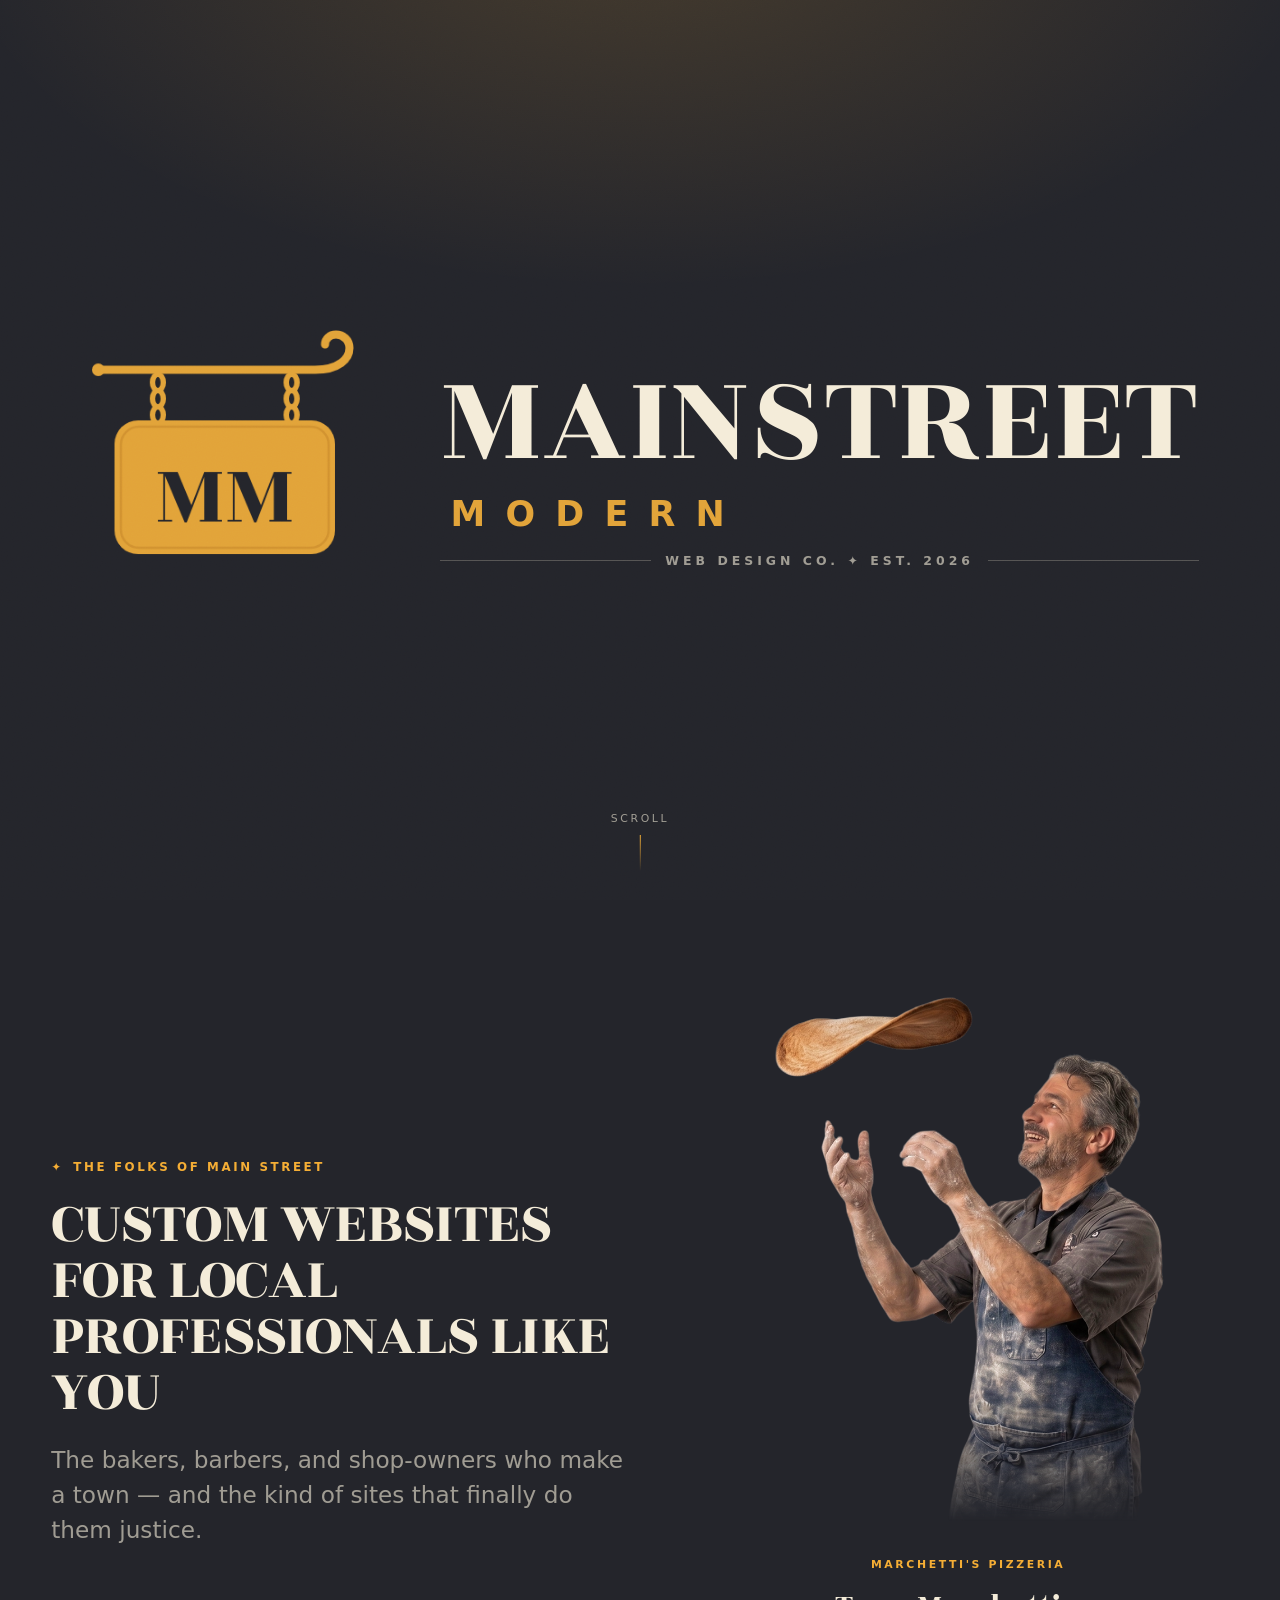
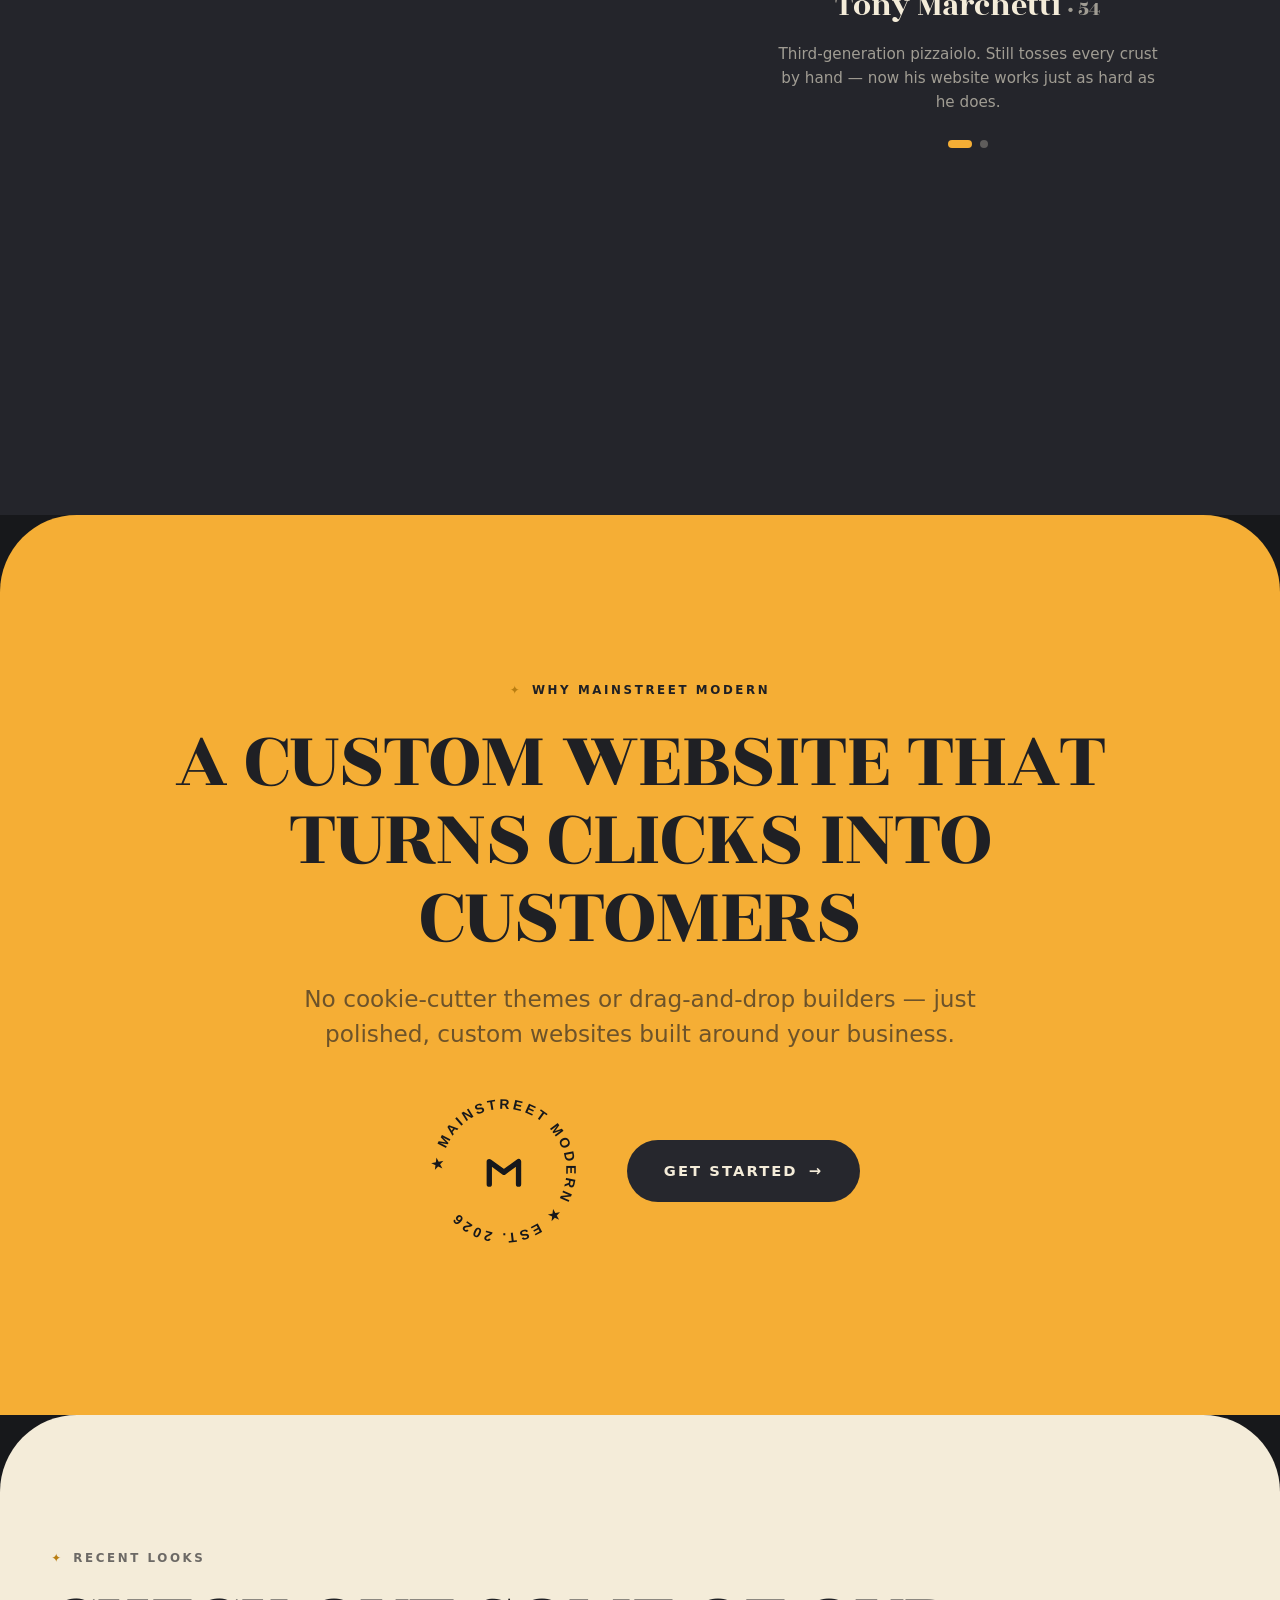
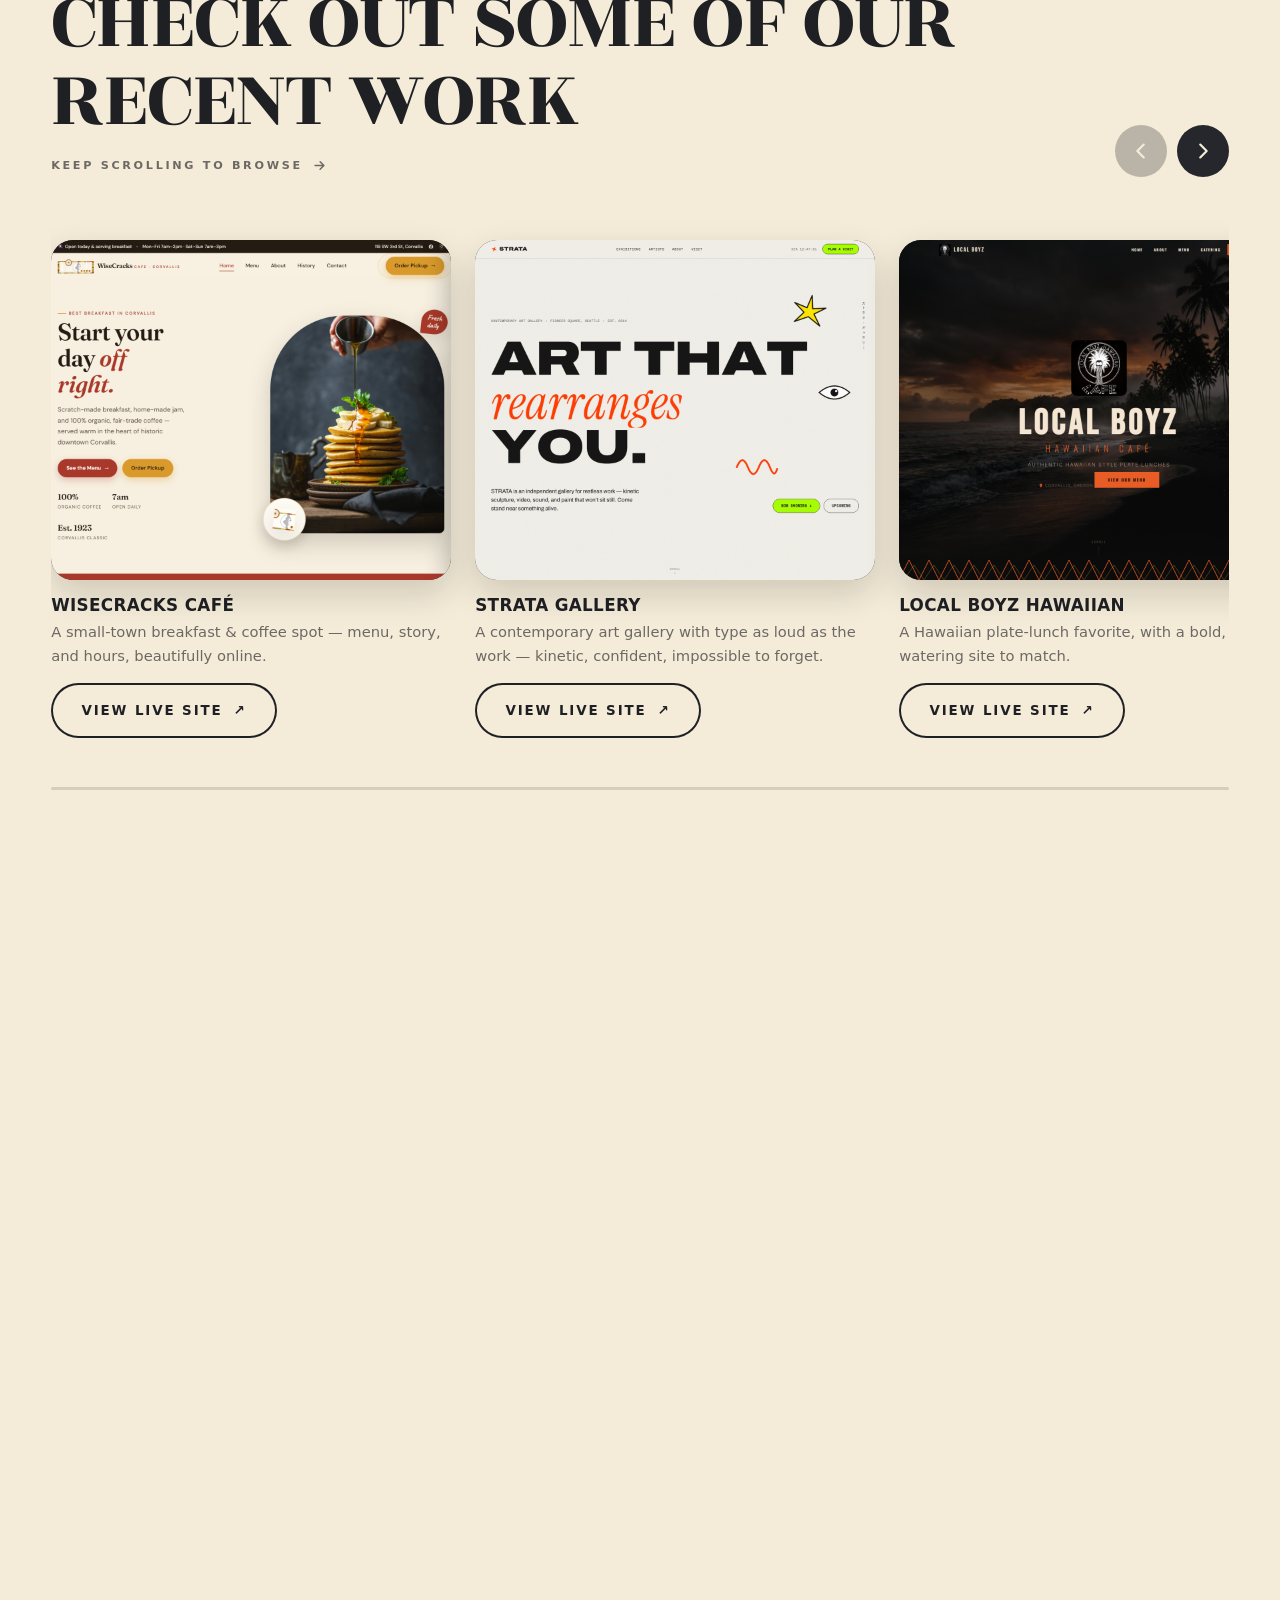
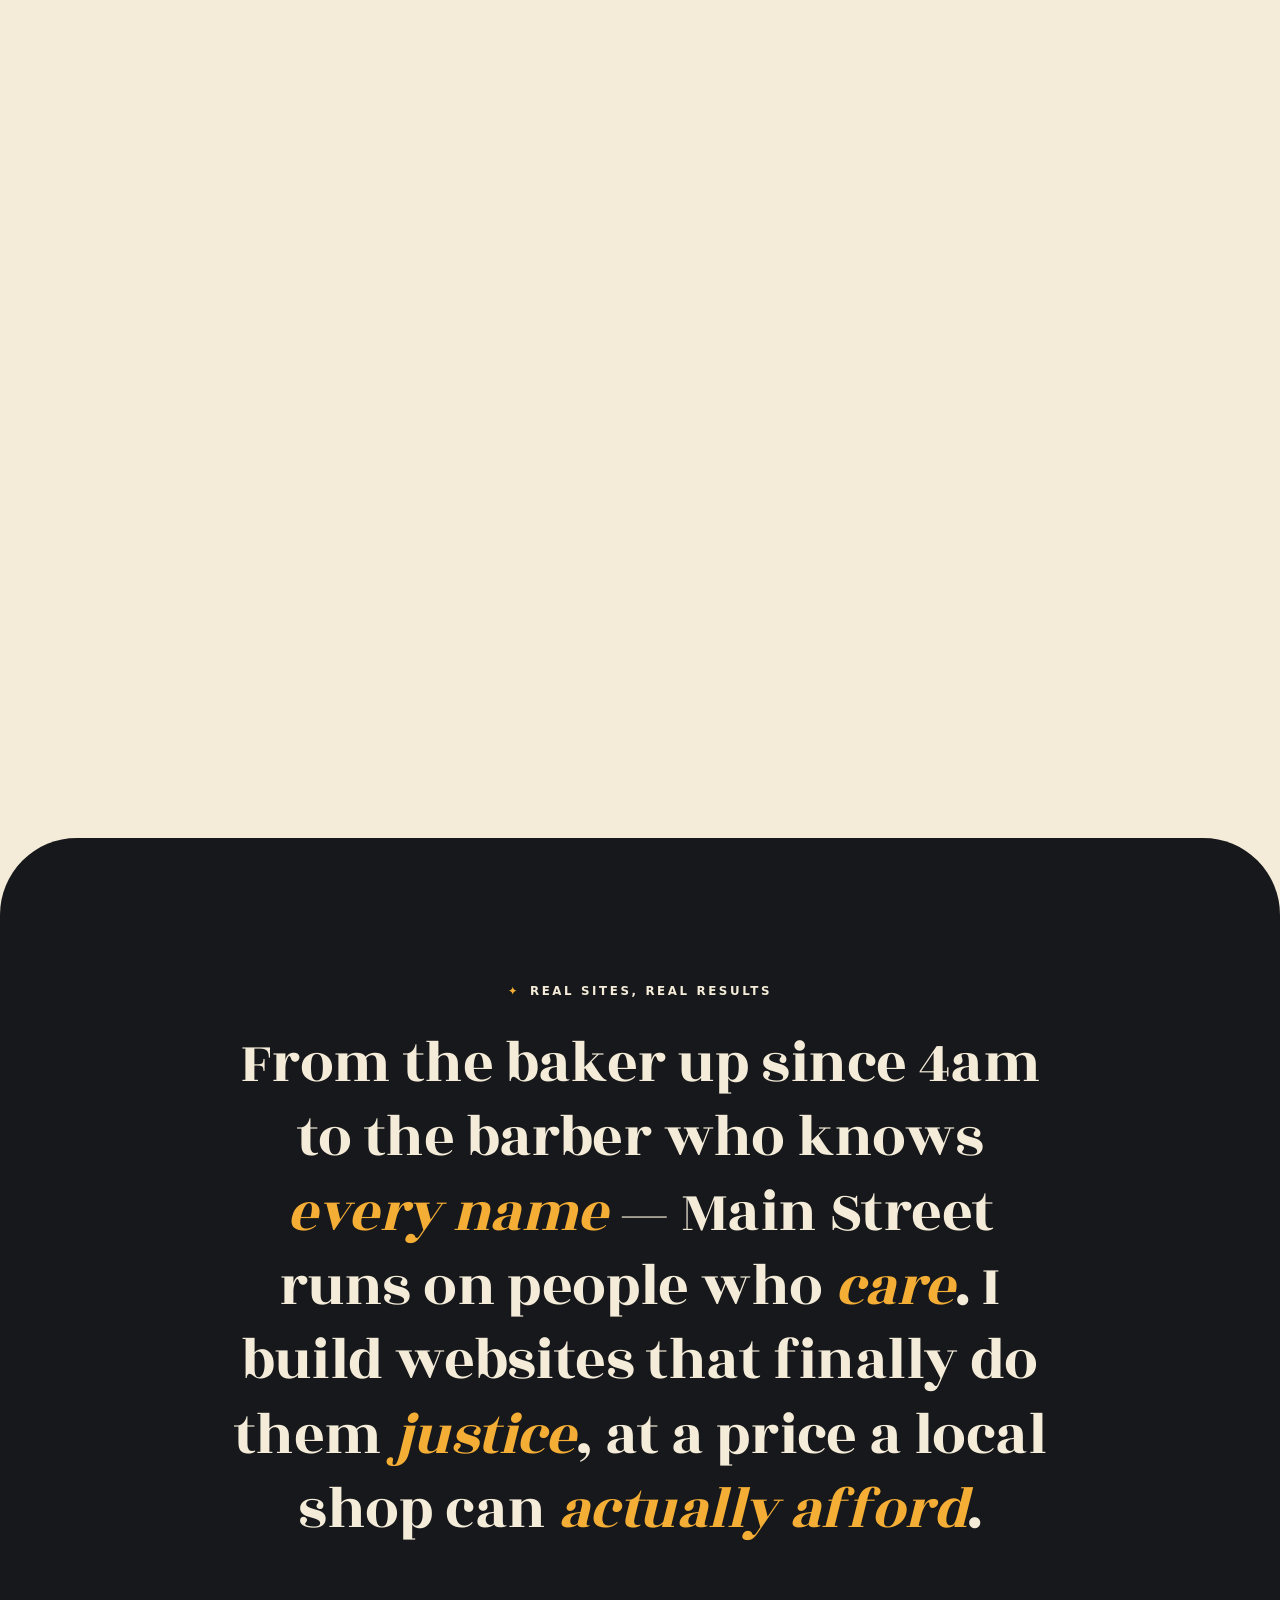
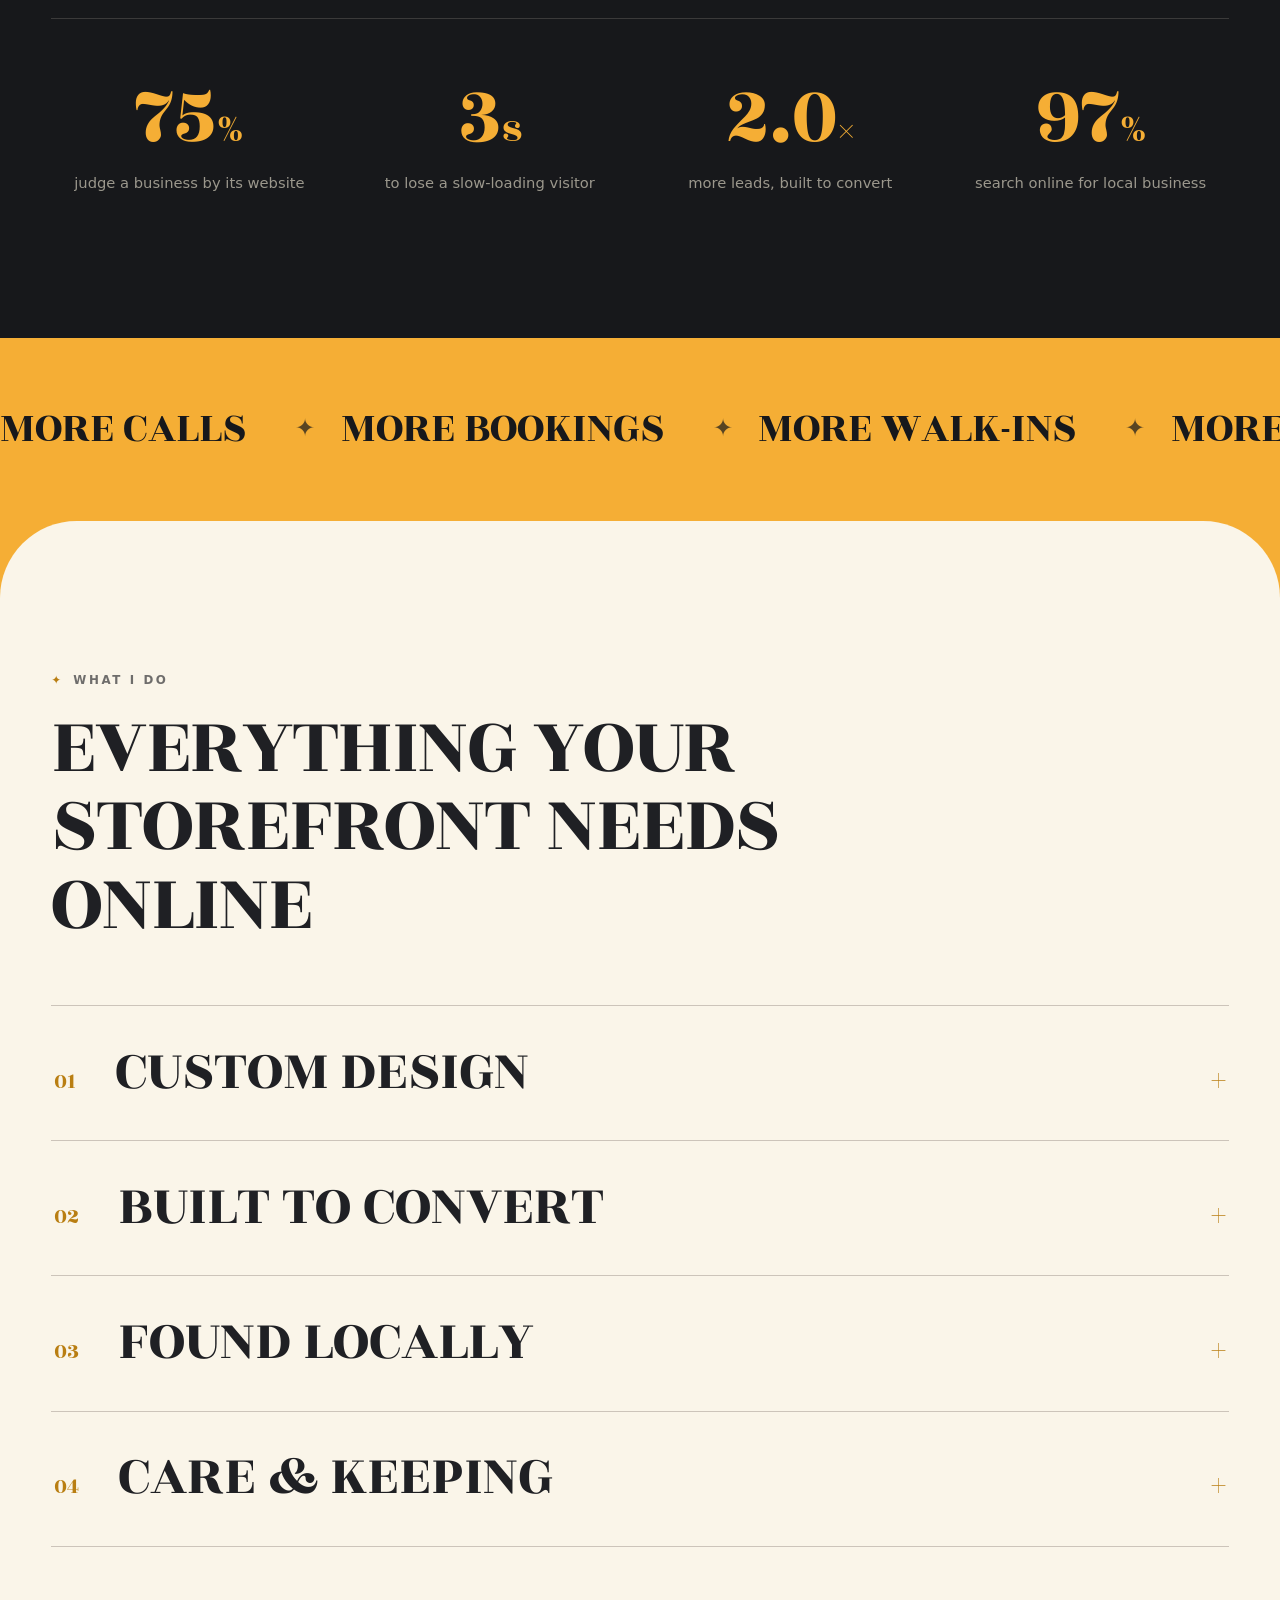
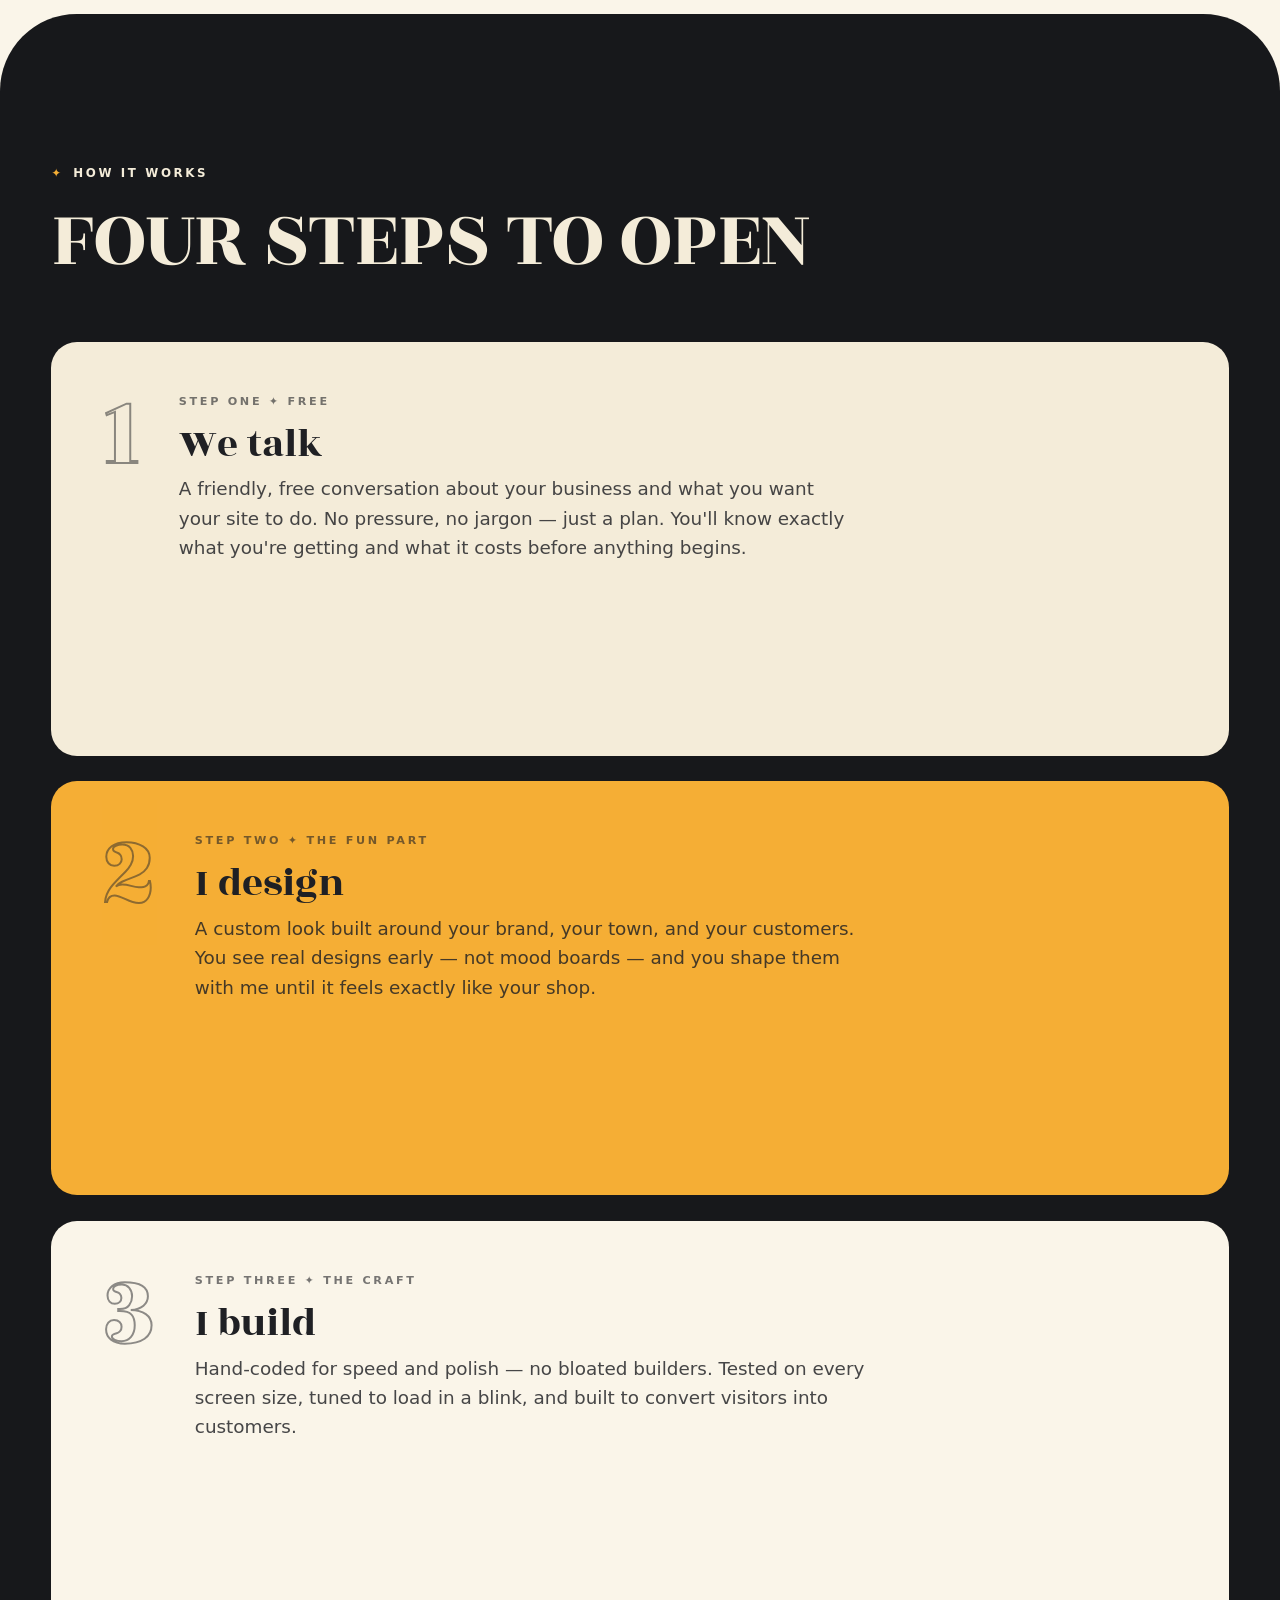
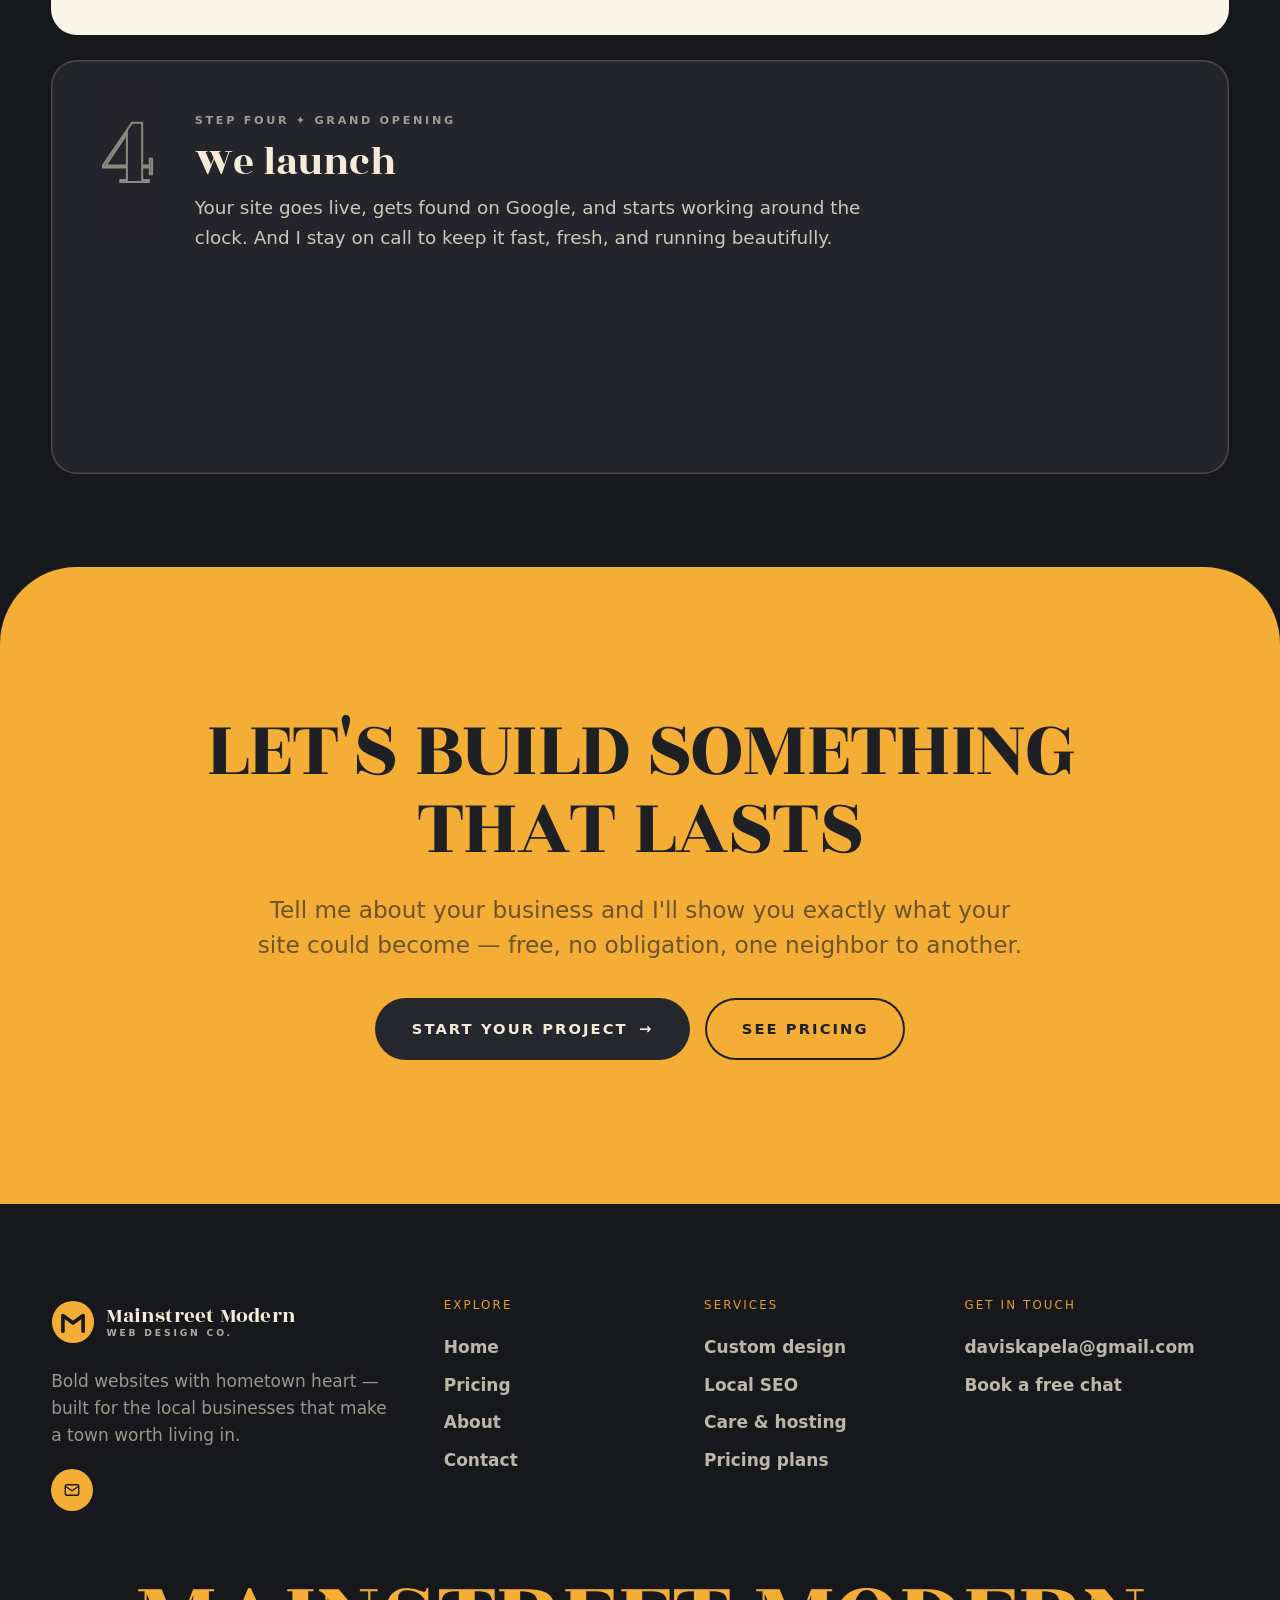
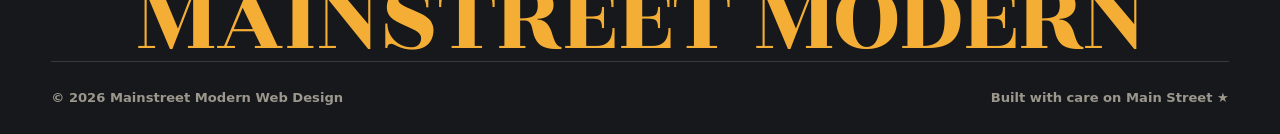
<file: index.html>
<!DOCTYPE html>
<html lang="en">
<head>
  <meta charset="UTF-8" />
  <meta name="viewport" content="width=device-width, initial-scale=1.0" />
  <title>Mainstreet Modern — Bold websites with hometown heart</title>
  <meta name="description" content="Mainstreet Modern builds bold, beautiful, lightning-fast websites for local businesses. Real sites for real Main Street — book your project today." />
  <meta name="theme-color" content="#24252b" />
  <link rel="icon" href="assets/img/favicon.svg" type="image/svg+xml" />
  <meta property="og:title" content="Mainstreet Modern Web Design" />
  <meta property="og:description" content="Bold websites with hometown heart — built for local business." />
  <link rel="preconnect" href="https://fonts.googleapis.com" />
  <link rel="preconnect" href="https://fonts.gstatic.com" crossorigin />
  <link rel="preconnect" href="https://api.fontshare.com" crossorigin />
  <link href="https://fonts.googleapis.com/css2?family=Rozha+One&display=swap" rel="stylesheet" />
  <link href="https://api.fontshare.com/v2/css?f[]=satoshi@400,500,700,900&display=swap" rel="stylesheet" />
  <link rel="stylesheet" href="assets/css/site.css?v=54" />
</head>
<body>

  <!-- duotone for the folk cutouts: shadows -> warm ink, mids -> marigold, highlights -> cream -->
  <svg class="folk-defs" aria-hidden="true" focusable="false" width="0" height="0" style="position:absolute">
    <filter id="folk-duotone" color-interpolation-filters="sRGB">
      <feColorMatrix type="matrix" values="0.3 0.59 0.11 0 0  0.3 0.59 0.11 0 0  0.3 0.59 0.11 0 0  0 0 0 1 0"/>
      <feComponentTransfer>
        <feFuncR type="table" tableValues="0.086 0.36 0.839 0.992"/>
        <feFuncG type="table" tableValues="0.063 0.227 0.541 0.925"/>
        <feFuncB type="table" tableValues="0.043 0.118 0.165 0.796"/>
      </feComponentTransfer>
    </filter>
  </svg>

  <!-- LOADER -->
  <div class="loader" role="status" aria-label="Loading">
    <div class="loader__inner">
      <svg class="loader__mark" viewBox="0 0 80 80" aria-hidden="true"><circle cx="40" cy="40" r="38" fill="none" stroke="#f5ae35" stroke-width="2" stroke-dasharray="6 8"/><path d="M24 54 V30 L40 42 L56 30 V54" fill="none" stroke="#f4ecd9" stroke-width="5" stroke-linejoin="round" stroke-linecap="round"/></svg>
      <div class="loader__word">Warming up Main Street</div>
      <div class="loader__bar"><span></span></div>
      <div class="loader__pct">0%</div>
    </div>
  </div>

  <!-- PAGE-WIPE TRANSITION -->
  <div class="page-wipe" aria-hidden="true">
    <svg viewBox="0 0 80 80"><circle cx="40" cy="40" r="38" fill="none" stroke="#f5ae35" stroke-width="2" stroke-dasharray="6 8"/><path d="M24 54 V30 L40 42 L56 30 V54" fill="none" stroke="#f4ecd9" stroke-width="5" stroke-linejoin="round" stroke-linecap="round"/></svg>
  </div>

  <!-- HEADER: hidden over the logo hero, slides in once you pass the first section -->
  <header class="site-header site-header--home">
    <div class="wrap site-header__inner">
      <a href="index.html" class="brand" aria-label="Mainstreet Modern, home">
        <span class="brand__mark" aria-hidden="true"><svg viewBox="0 0 48 48"><circle cx="24" cy="24" r="23" fill="#f5ae35"/><path d="M13 34 V17 L24 25 L35 17 V34" fill="none" stroke="#17181b" stroke-width="4" stroke-linejoin="round" stroke-linecap="round"/></svg></span>
        <span class="brand__lines"><strong>Mainstreet Modern</strong><small>Web Design Co.</small></span>
      </a>
      <nav class="nav__links" aria-label="Primary">
        <a href="index.html" aria-current="page">Home</a>
        <a href="pricing.html">Pricing</a>
        <a href="about.html">About</a>
        <a href="contact.html">Contact</a>
      </nav>
      <div class="nav__actions"><a href="contact.html" class="btn btn--honey" data-magnetic>Get started <span class="arrow">→</span></a></div>
      <button class="nav-toggle" aria-label="Open menu" aria-expanded="false" aria-controls="mobile-menu"><span></span><span></span><span></span></button>
    </div>
  </header>

  <!-- MOBILE MENU -->
  <div class="mobile-menu" id="mobile-menu">
    <nav aria-label="Mobile">
      <a href="index.html">Home <span class="arrow">→</span></a>
      <a href="pricing.html">Pricing <span class="arrow">→</span></a>
      <a href="about.html">About <span class="arrow">→</span></a>
      <a href="contact.html">Contact <span class="arrow">→</span></a>
      <a href="contact.html">Start a project <span class="arrow">→</span></a>
    </nav>
  </div>

  <main>
    <!-- HERO: the shop sign swings in, the wordmark rises -->
    <section class="hero-logo">
      <div class="hero-logo__inner">
        <svg class="hero-sign" viewBox="0 0 340 300" role="img" aria-label="Mainstreet Modern — a golden shop sign hanging from a wrought bracket">
          <g class="sign-drop">
            <g class="sign-bracket">
              <circle cx="18" cy="44" r="7" fill="#e2a339"/>
              <path d="M18 44 H258 C284 44 296 32 296 20 C296 11 289 5 281 5 C274 5 269 10 269 16"
                    fill="none" stroke="#e2a339" stroke-width="9" stroke-linecap="round"/>
            </g>
            <g class="sign-swing">
              <g fill="none" stroke="#e2a339" stroke-width="6">
                <ellipse cx="84"  cy="58" rx="6" ry="9"/><ellipse cx="84"  cy="76" rx="6" ry="9"/><ellipse cx="84"  cy="94" rx="6" ry="9"/>
                <ellipse cx="232" cy="58" rx="6" ry="9"/><ellipse cx="232" cy="76" rx="6" ry="9"/><ellipse cx="232" cy="94" rx="6" ry="9"/>
              </g>
              <rect x="36" y="100" width="244" height="148" rx="26" fill="#e2a339"/>
              <rect x="43" y="107" width="230" height="134" rx="20" fill="none" stroke="#c9882a" stroke-width="2.5" opacity="0.6"/>
              <text x="158" y="212" text-anchor="middle" font-family="'Rozha One', Georgia, serif" font-size="98" fill="#24252b">MM</text>
            </g>
          </g>
        </svg>
        <div class="hero-word">
          <h1 class="logo-word" aria-label="Mainstreet Modern">
            <span class="lmask" aria-hidden="true"><span class="l" style="--i:0">M</span></span><span class="lmask" aria-hidden="true"><span class="l" style="--i:1">A</span></span><span class="lmask" aria-hidden="true"><span class="l" style="--i:2">I</span></span><span class="lmask" aria-hidden="true"><span class="l" style="--i:3">N</span></span><span class="lmask" aria-hidden="true"><span class="l" style="--i:4">S</span></span><span class="lmask" aria-hidden="true"><span class="l" style="--i:5">T</span></span><span class="lmask" aria-hidden="true"><span class="l" style="--i:6">R</span></span><span class="lmask" aria-hidden="true"><span class="l" style="--i:7">E</span></span><span class="lmask" aria-hidden="true"><span class="l" style="--i:8">E</span></span><span class="lmask" aria-hidden="true"><span class="l" style="--i:9">T</span></span>
            <span class="logo-modern" aria-hidden="true">Modern</span>
          </h1>
          <p class="logo-tag">Web Design Co. ✦ Est. 2026</p>
        </div>
      </div>
      <span class="scroll-cue" aria-hidden="true">Scroll<span></span></span>
    </section>

    <!-- RISE STACK: walnut statement → marigold → cream; each panel rises up to cover the one before it -->
    <div class="stack">

      <!-- FOLK SHOWCASE (charcoal; scroll cycles the people, then the marigold panel rises over) -->
      <section class="stack__panel stack__panel--brown folk" data-folk>
        <div class="folk-inner wrap">

          <!-- LEFT: the statement -->
          <div class="folk-right">
            <span class="label eyebrow">The folks of Main Street</span>
            <h2 class="display display--up rise">Custom websites for local professionals like you</h2>
            <p class="lede muted folk-sub">The bakers, barbers, and shop-owners who make a town — and the kind of sites that finally do them justice.</p>
          </div>

          <!-- RIGHT: the spotlighted person — real photo + a light duotone wash, bottom feathered -->
          <div class="folk-left">
            <div class="folk-figure">
              <div class="folk-person is-active" data-person="0">
                <img class="folk-img" src="assets/img/person-pizza.png" width="820" height="986" alt="A pizzaiolo tossing dough" loading="lazy" />
                <img class="folk-img folk-img--duo" src="assets/img/person-pizza.png" alt="" aria-hidden="true" loading="lazy" />
              </div>
              <div class="folk-person" data-person="1">
                <img class="folk-img" src="assets/img/person-florist.png" width="560" height="553" alt="A florist arranging a fresh bouquet" loading="lazy" />
                <img class="folk-img folk-img--duo" src="assets/img/person-florist.png" alt="" aria-hidden="true" loading="lazy" />
              </div>
            </div>
            <div class="folk-caption">
              <div class="folk-cap is-active" data-person="0">
                <span class="folk-trade">Marchetti's Pizzeria</span>
                <span class="folk-name">Tony Marchetti <em>· 54</em></span>
                <p class="folk-blurb">Third-generation pizzaiolo. Still tosses every crust by hand — now his website works just as hard as he does.</p>
              </div>
              <div class="folk-cap" data-person="1">
                <span class="folk-trade">Bloom &amp; Stem</span>
                <span class="folk-name">Marguerite Rowe <em>· 61</em></span>
                <p class="folk-blurb">Hand-ties every bouquet before the shop lights come on. Her online storefront is just as fresh.</p>
              </div>
            </div>
            <div class="folk-dots" aria-hidden="true"><span class="on"></span><span></span></div>
          </div>

        </div>
      </section>

      <!-- MARIGOLD (rises up to cover the statement) -->
      <section class="stack__panel s-honey">
        <div class="wrap statement">
          <span class="label eyebrow" style="justify-content:center; display:inline-flex">Why Mainstreet Modern</span>
          <h2 class="display display--up rise" style="margin-top:1.2rem">A custom website that turns clicks into customers</h2>
          <p class="lede muted" style="margin-inline:auto">No cookie-cutter themes or drag-and-drop builders — just polished, custom websites built around your business.</p>
          <div class="statement__row reveal">
            <span class="emblem" aria-hidden="true">
              <svg class="emblem__spin" viewBox="0 0 200 200">
                <defs><path id="circle" d="M100,100 m-74,0 a74,74 0 1,1 148,0 a74,74 0 1,1 -148,0"/></defs>
                <text font-family="Satoshi, sans-serif" font-weight="700" font-size="16.5" letter-spacing="3.4" fill="#17181b"><textPath href="#circle" startOffset="0">★ MAINSTREET MODERN ★ EST. 2026 </textPath></text>
              </svg>
              <span class="emblem__center"><svg viewBox="0 0 48 48"><path d="M13 34 V17 L24 25 L35 17 V34" fill="none" stroke="#17181b" stroke-width="4" stroke-linejoin="round" stroke-linecap="round"/></svg></span>
            </span>
            <a href="contact.html" class="btn btn--espresso btn--lg" data-magnetic data-blinds>Get started <span class="arrow">→</span></a>
          </div>
        </div>
      </section>

      <!-- RECENT LOOKS (cream) -->
      <section class="stack__panel s-cream stack__panel--work" id="work" data-carousel data-hscroll>
        <div class="work-pin">
        <div class="wrap">
          <div class="carousel__head">
            <div>
              <span class="label eyebrow label--muted">Recent looks</span>
              <h2 class="display display--up" style="margin-top:0.8rem; max-width:20ch">Check out some of our recent work</h2>
              <span class="work-hint" aria-hidden="true">Keep scrolling to browse <svg viewBox="0 0 24 24" fill="none" stroke="currentColor" stroke-width="2.4" stroke-linecap="round" stroke-linejoin="round"><path d="M5 12h14M13 6l6 6-6 6"/></svg></span>
            </div>
            <div class="carousel__nav">
              <button class="carousel-arrow" type="button" data-dir="-1" aria-label="Scroll to previous"><svg viewBox="0 0 24 24" fill="none" stroke="currentColor" stroke-width="2.4" stroke-linecap="round" stroke-linejoin="round"><path d="M15 5l-7 7 7 7"/></svg></button>
              <button class="carousel-arrow" type="button" data-dir="1" aria-label="Scroll to next"><svg viewBox="0 0 24 24" fill="none" stroke="currentColor" stroke-width="2.4" stroke-linecap="round" stroke-linejoin="round"><path d="M9 5l7 7-7 7"/></svg></button>
            </div>
          </div>
        </div>
        <div class="wrap">
          <div class="carousel">
            <article class="card-work">
              <a class="card-work__art" href="https://wisecracks.vercel.app/index.html" target="_blank" rel="noopener" aria-label="Visit the WiseCracks Café live site"><img src="assets/img/work-wisecracks.png" alt="WiseCracks Café website front page" loading="lazy" /></a>
              <h3>WiseCracks Café</h3>
              <p>A small-town breakfast &amp; coffee spot — menu, story, and hours, beautifully online.</p>
              <a href="https://wisecracks.vercel.app/index.html" target="_blank" rel="noopener" class="btn btn--outline">View live site <span class="arrow">↗</span></a>
            </article>
            <article class="card-work">
              <a class="card-work__art" href="https://artgallery-gray.vercel.app/" target="_blank" rel="noopener" aria-label="Visit the STRATA Gallery live site"><img src="assets/img/work-artgallery.png" alt="STRATA contemporary art gallery website front page" loading="lazy" /></a>
              <h3>STRATA Gallery</h3>
              <p>A contemporary art gallery with type as loud as the work — kinetic, confident, impossible to forget.</p>
              <a href="https://artgallery-gray.vercel.app/" target="_blank" rel="noopener" class="btn btn--outline">View live site <span class="arrow">↗</span></a>
            </article>
            <article class="card-work">
              <a class="card-work__art" href="https://local-boyz-hawaiian-cafe.vercel.app/" target="_blank" rel="noopener" aria-label="Visit the Local Boyz Hawaiian live site"><img src="assets/img/work-localboyz.png?v=2" alt="Local Boyz Hawaiian Cafe website front page" loading="lazy" /></a>
              <h3>Local Boyz Hawaiian</h3>
              <p>A Hawaiian plate-lunch favorite, with a bold, mouth-watering site to match.</p>
              <a href="https://local-boyz-hawaiian-cafe.vercel.app/" target="_blank" rel="noopener" class="btn btn--outline">View live site <span class="arrow">↗</span></a>
            </article>
            <article class="card-work">
              <a class="card-work__art" href="https://splatsuite-client.vercel.app/" target="_blank" rel="noopener" aria-label="Visit the SplatSuite live site"><img src="assets/img/work-splatsuite.png?v=2" alt="SplatSuite 3D spatial walk-through website front page" loading="lazy" /></a>
              <h3>SplatSuite</h3>
              <p>Photorealistic 3D walk-throughs for venues — a sleek, editorial homepage to match the tech.</p>
              <a href="https://splatsuite-client.vercel.app/" target="_blank" rel="noopener" class="btn btn--outline">View live site <span class="arrow">↗</span></a>
            </article>
            <article class="card-work">
              <a class="card-work__art" href="https://sundown-red.vercel.app/" target="_blank" rel="noopener" aria-label="Visit the Sundown live site"><img src="assets/img/work-sundown.png" alt="Sundown rooftop bar website front page" loading="lazy" /></a>
              <h3>Sundown</h3>
              <p>A rooftop cocktail bar where the day comes to rest — an immersive, golden-hour site to match the view.</p>
              <a href="https://sundown-red.vercel.app/" target="_blank" rel="noopener" class="btn btn--outline">View live site <span class="arrow">↗</span></a>
            </article>
          </div>
          <div class="carousel-dots" aria-hidden="true"></div>
          <div class="work-progress" aria-hidden="true"><span></span></div>
        </div>
        </div><!-- /.work-pin -->
      </section>

    </div><!-- /.stack -->

    <!-- REAL SITES + STATS (static — no scroll-scrub) -->
    <section class="section s-ink arc-top">
      <div class="wrap" style="display:grid; justify-items:center; text-align:center">
        <span class="label eyebrow">Real sites, real results</span>
        <p class="scrub" style="margin-top:1.6rem">
          From the baker up since 4am to the barber who knows <em>every name</em> — Main Street runs on people who <em>care</em>.
          I build websites that finally do them <em>justice</em>, at a price a local shop can <em>actually afford</em>.
        </p>
      </div>
      <div class="wrap" style="margin-top:clamp(2.5rem, 2rem + 3vw, 4.5rem)">
        <div class="stats stats--rule" data-stagger="0.1">
          <div class="stat reveal"><div class="num" style="color:var(--honey)"><span data-count="75">0</span><span class="suffix">%</span></div><div class="lbl muted">judge a business by its website</div></div>
          <div class="stat reveal"><div class="num" style="color:var(--honey)"><span data-count="3">0</span><span class="suffix">s</span></div><div class="lbl muted">to lose a slow-loading visitor</div></div>
          <div class="stat reveal"><div class="num" style="color:var(--honey)"><span data-count="2" data-decimals="1">0</span><span class="suffix">×</span></div><div class="lbl muted">more leads, built to convert</div></div>
          <div class="stat reveal"><div class="num" style="color:var(--honey)"><span data-count="97">0</span><span class="suffix">%</span></div><div class="lbl muted">search online for local business</div></div>
        </div>
      </div>
    </section>

    <!-- MARQUEE -->
    <div class="marquee marquee--honey marquee--pad" aria-hidden="true">
      <div class="marquee__track">
        <span>More calls</span><span>More bookings</span><span>More walk-ins</span><span>More <em>regulars</em></span>
        <span>More calls</span><span>More bookings</span><span>More walk-ins</span><span>More <em>regulars</em></span>
      </div>
    </div>

    <!-- SERVICES: the ledger -->
    <section class="section s-parchment arc-top" id="services">
      <div class="wrap">
        <div class="section__head">
          <span class="label eyebrow label--muted">What I do</span>
          <h2 class="display display--up rise" style="margin-top:1rem">Everything your storefront needs online</h2>
        </div>
        <div class="svc-ledger" data-ledger>
          <div class="svcrow" data-peek="0" tabindex="0">
            <span class="svcrow__num">01</span>
            <h3 class="svcrow__title">Custom design</h3>
            <span class="svcrow__plus" aria-hidden="true">+</span>
            <div class="svcrow__body"><div><p>A one-of-a-kind site built around your brand and your town — never a template you've seen on ten other businesses.</p></div></div>
          </div>
          <div class="svcrow" data-peek="1" tabindex="0">
            <span class="svcrow__num">02</span>
            <h3 class="svcrow__title">Built to convert</h3>
            <span class="svcrow__plus" aria-hidden="true">+</span>
            <div class="svcrow__body"><div><p>Fast load times and a layout engineered to turn visitors into calls, bookings, and customers through the door.</p></div></div>
          </div>
          <div class="svcrow" data-peek="2" tabindex="0">
            <span class="svcrow__num">03</span>
            <h3 class="svcrow__title">Found locally</h3>
            <span class="svcrow__plus" aria-hidden="true">+</span>
            <div class="svcrow__body"><div><p>Set up to be found by the people searching nearby — Google Business, local keywords, the groundwork that puts you on the map.</p></div></div>
          </div>
          <div class="svcrow" data-peek="3" tabindex="0">
            <span class="svcrow__num">04</span>
            <h3 class="svcrow__title">Care &amp; keeping</h3>
            <span class="svcrow__plus" aria-hidden="true">+</span>
            <div class="svcrow__body"><div><p>Hosting, updates, edits, and a real person to call. Your site stays fast and current without you lifting a finger.</p></div></div>
          </div>
        </div>
      </div>
    </section>

    <!-- PROCESS: steps stack up like the site itself -->
    <section class="section s-ink arc-top" id="process">
      <div class="wrap">
        <div class="section__head">
          <span class="label eyebrow">How it works</span>
          <h2 class="display display--up rise" style="margin-top:1rem; color:var(--cream)">Four steps to open</h2>
        </div>
        <div class="steps-stack" data-steps>
          <article class="step-card step-card--cream">
            <div class="step-card__num" aria-hidden="true">1</div>
            <div>
              <span class="step-card__eyebrow">Step one ✦ Free</span>
              <h3>We talk</h3>
              <p>A friendly, free conversation about your business and what you want your site to do. No pressure, no jargon — just a plan. You'll know exactly what you're getting and what it costs before anything begins.</p>
            </div>
          </article>
          <article class="step-card step-card--honey">
            <div class="step-card__num" aria-hidden="true">2</div>
            <div>
              <span class="step-card__eyebrow">Step two ✦ The fun part</span>
              <h3>I design</h3>
              <p>A custom look built around your brand, your town, and your customers. You see real designs early — not mood boards — and you shape them with me until it feels exactly like your shop.</p>
            </div>
          </article>
          <article class="step-card step-card--parchment">
            <div class="step-card__num" aria-hidden="true">3</div>
            <div>
              <span class="step-card__eyebrow">Step three ✦ The craft</span>
              <h3>I build</h3>
              <p>Hand-coded for speed and polish — no bloated builders. Tested on every screen size, tuned to load in a blink, and built to convert visitors into customers.</p>
            </div>
          </article>
          <article class="step-card step-card--walnut">
            <div class="step-card__num" aria-hidden="true">4</div>
            <div>
              <span class="step-card__eyebrow">Step four ✦ Grand opening</span>
              <h3>We launch</h3>
              <p>Your site goes live, gets found on Google, and starts working around the clock. And I stay on call to keep it fast, fresh, and running beautifully.</p>
            </div>
          </article>
        </div>
      </div>
    </section>

    <!-- CTA -->
    <section class="section s-honey arc-top">
      <div class="wrap statement">
        <h2 class="display display--up rise">Let's build something that lasts</h2>
        <p class="lede muted" style="margin-inline:auto">Tell me about your business and I'll show you exactly what your site could become — free, no obligation, one neighbor to another.</p>
        <div class="hero__actions" style="justify-content:center">
          <a href="contact.html" class="btn btn--espresso btn--lg">Start your project <span class="arrow">→</span></a>
          <a href="pricing.html" class="btn btn--outline btn--lg">See pricing</a>
        </div>
      </div>
    </section>
  </main>

  <!-- FOOTER -->
  <footer class="footer">
    <div class="wrap">
      <div class="footer__top">
        <div class="footer__brand">
          <a href="index.html" class="brand" style="color:var(--cream)">
            <span class="brand__mark" aria-hidden="true"><svg viewBox="0 0 48 48"><circle cx="24" cy="24" r="23" fill="#f5ae35"/><path d="M13 34 V17 L24 25 L35 17 V34" fill="none" stroke="#17181b" stroke-width="4" stroke-linejoin="round" stroke-linecap="round"/></svg></span>
            <span class="brand__lines"><strong>Mainstreet Modern</strong><small>Web Design Co.</small></span>
          </a>
          <p>Bold websites with hometown heart — built for the local businesses that make a town worth living in.</p>
          <div class="footer__social">
            <a href="mailto:daviskapela@gmail.com" aria-label="Email"><svg width="18" height="18" viewBox="0 0 24 24" fill="none" stroke="currentColor" stroke-width="1.8"><rect x="3" y="5" width="18" height="14" rx="2"/><path d="M3 7l9 6 9-6"/></svg></a>
          </div>
        </div>
        <div class="footer__col"><h4>Explore</h4><a href="index.html">Home</a><a href="pricing.html">Pricing</a><a href="about.html">About</a><a href="contact.html">Contact</a></div>
        <div class="footer__col"><h4>Services</h4><a href="contact.html">Custom design</a><a href="contact.html">Local SEO</a><a href="contact.html">Care &amp; hosting</a><a href="pricing.html">Pricing plans</a></div>
        <div class="footer__col"><h4>Get in touch</h4><a href="mailto:daviskapela@gmail.com">daviskapela@gmail.com</a><a href="contact.html">Book a free chat</a></div>
      </div>
      <div class="footer__wordmark" aria-hidden="true">Mainstreet Modern</div>
      <div class="footer__bottom">
        <span>© <span data-year>2026</span> Mainstreet Modern Web Design</span>
        <span>Built with care on Main Street ★</span>
      </div>
    </div>
  </footer>

  <!-- BLINDS TRANSITION (rust) — test on the Why-Mainstreet "Get started" CTA -->
  <div class="blinds" aria-hidden="true"><span></span><span></span><span></span><span></span><span></span><span></span><span></span><span></span><span></span><span></span></div>

  <script src="assets/js/site.js?v=54" defer></script>
</body>
</html>
</file>
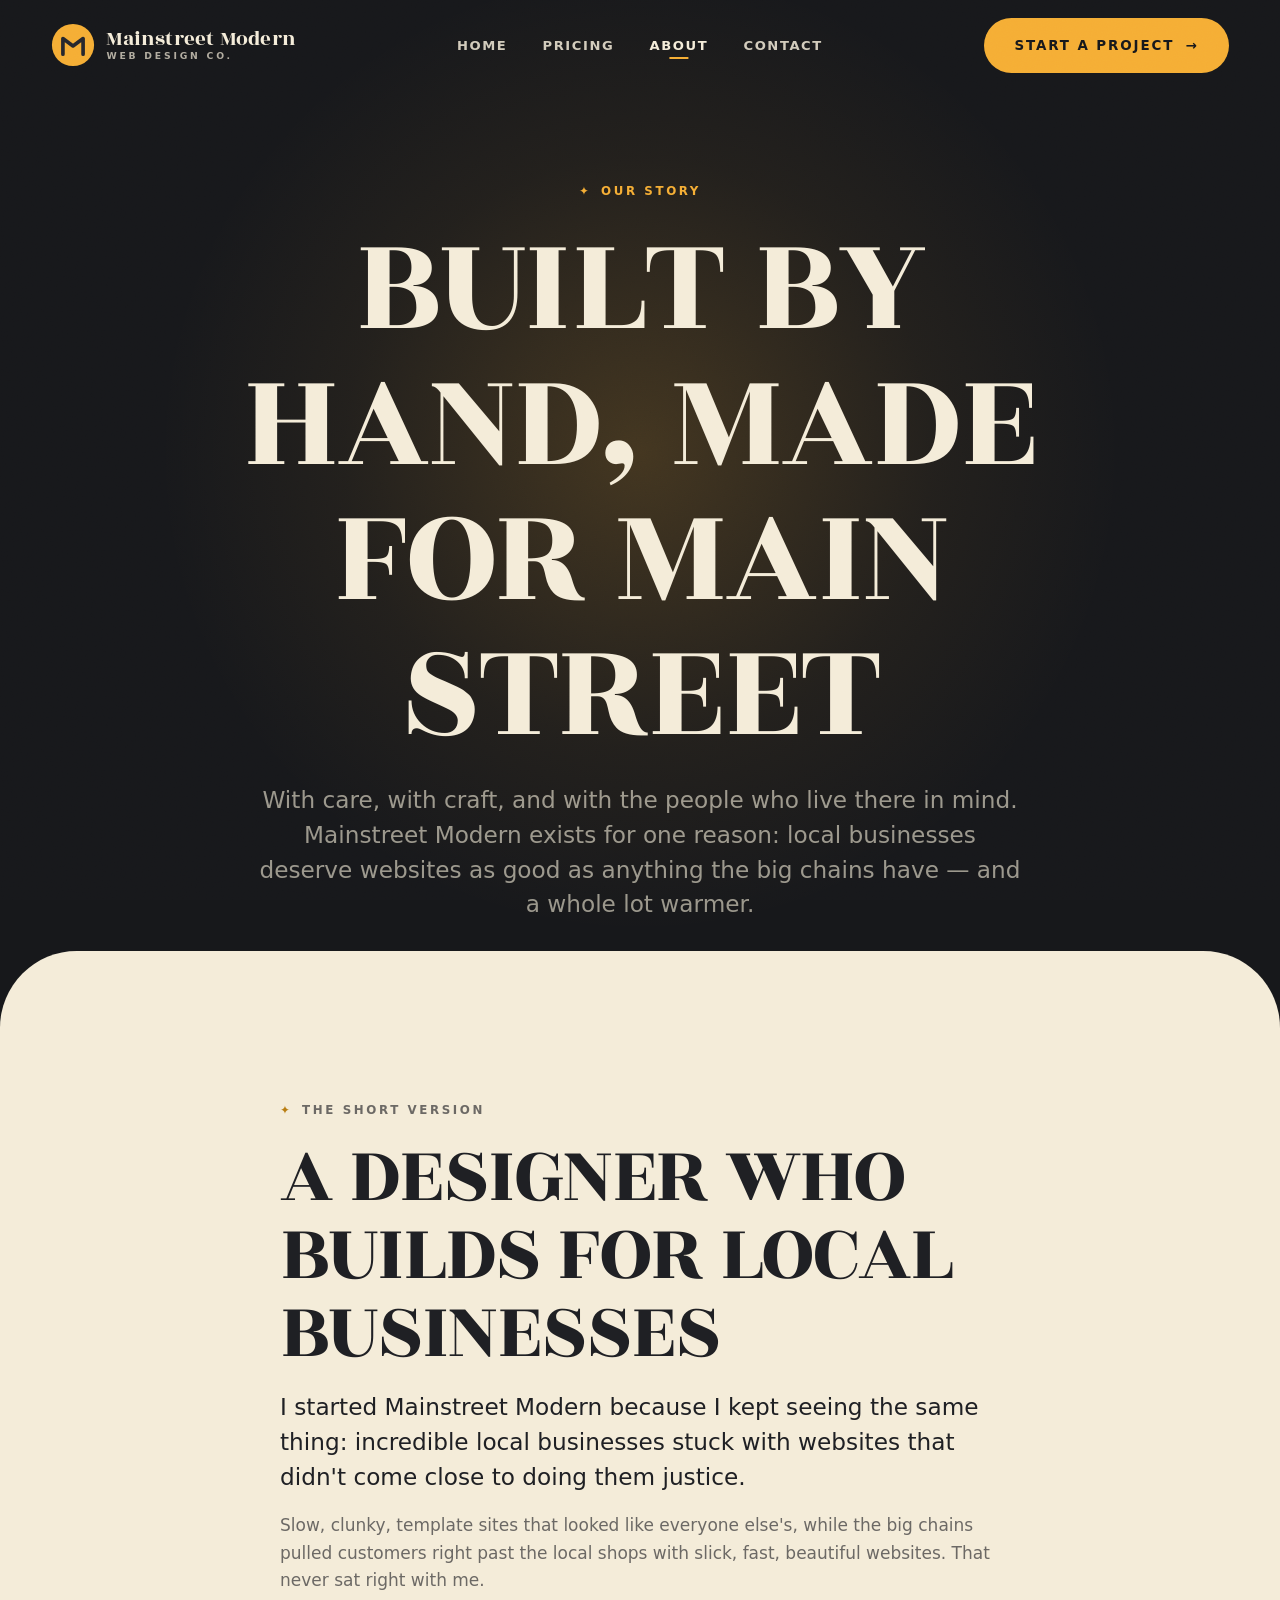
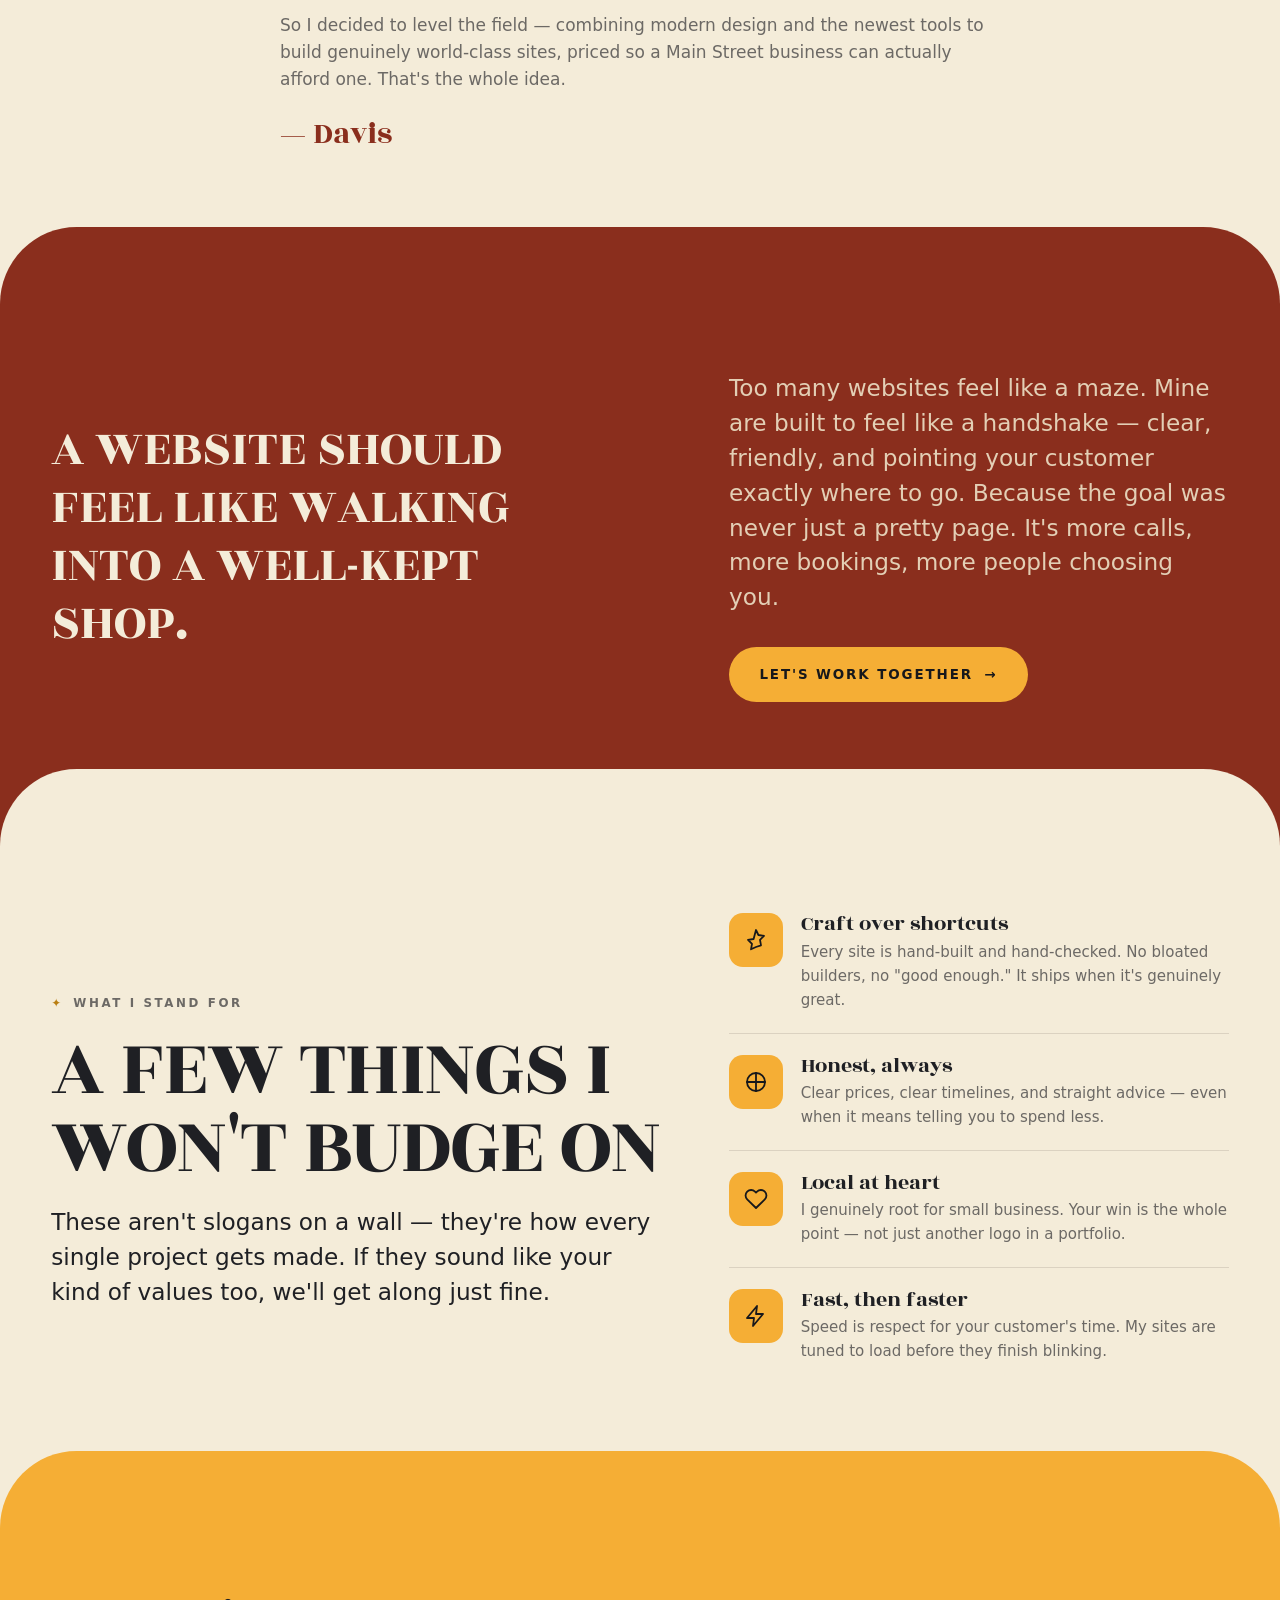
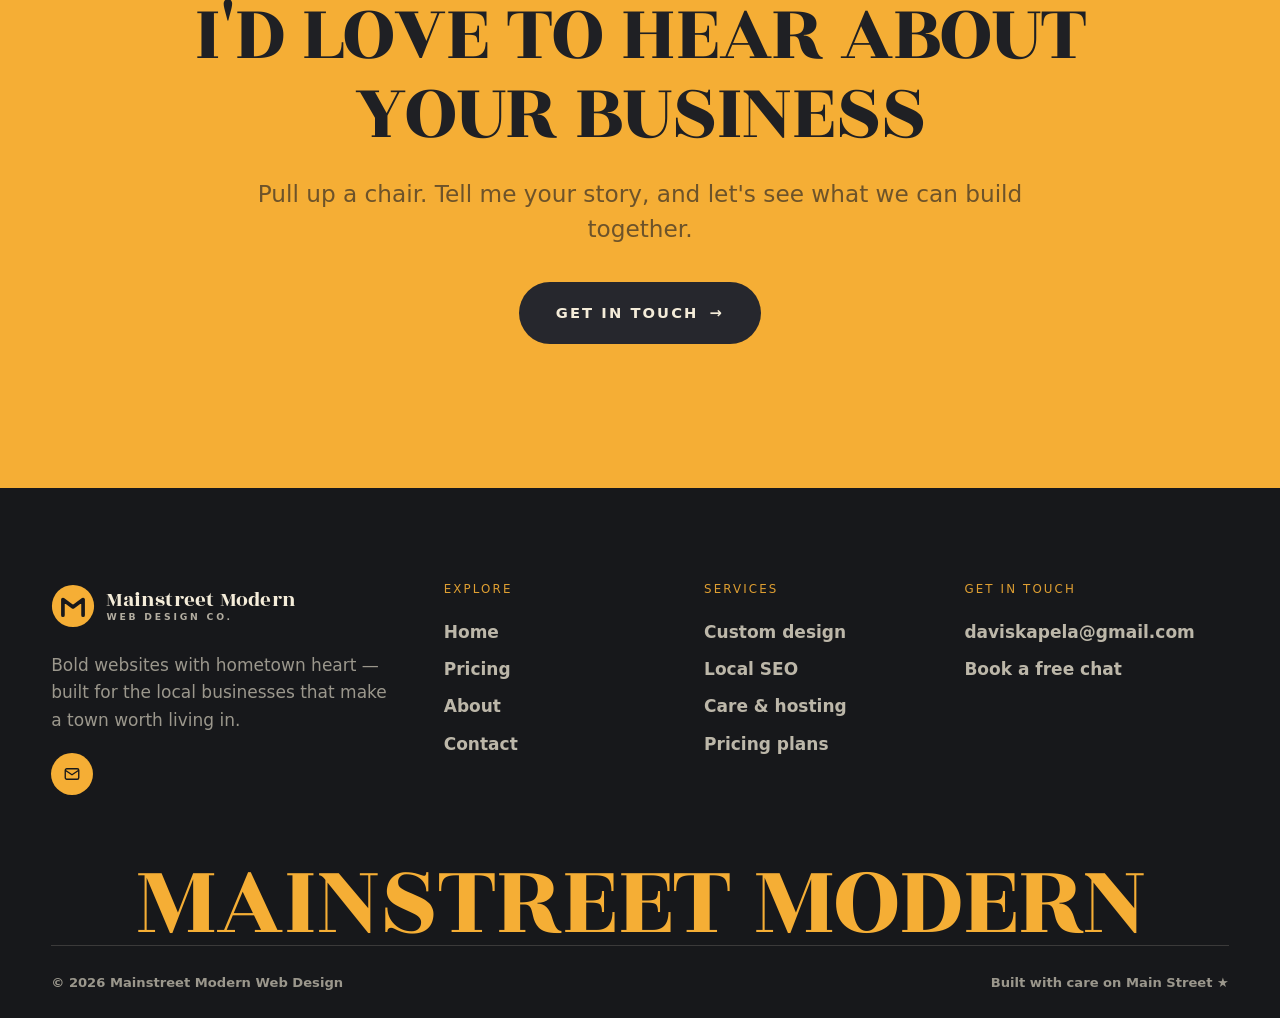
<file: about.html>
<!DOCTYPE html>
<html lang="en">
<head>
  <meta charset="UTF-8" />
  <meta name="viewport" content="width=device-width, initial-scale=1.0" />
  <title>About — Mainstreet Modern Web Design</title>
  <meta name="description" content="The story behind Mainstreet Modern — a web designer who believes local businesses deserve websites as good as the big brands, with all the heart of a hometown." />
  <meta name="theme-color" content="#17181b" />
  <link rel="icon" href="assets/img/favicon.svg" type="image/svg+xml" />
  <link rel="preconnect" href="https://fonts.googleapis.com" />
  <link rel="preconnect" href="https://fonts.gstatic.com" crossorigin />
  <link rel="preconnect" href="https://api.fontshare.com" crossorigin />
  <link href="https://fonts.googleapis.com/css2?family=Rozha+One&display=swap" rel="stylesheet" />
  <link href="https://api.fontshare.com/v2/css?f[]=satoshi@400,500,700,900&display=swap" rel="stylesheet" />
  <link rel="stylesheet" href="assets/css/site.css?v=54" />
</head>
<body>

  <div class="loader" role="status" aria-label="Loading">
    <div class="loader__inner">
      <svg class="loader__mark" viewBox="0 0 80 80" aria-hidden="true"><circle cx="40" cy="40" r="38" fill="none" stroke="#f5ae35" stroke-width="2" stroke-dasharray="6 8"/><path d="M24 54 V30 L40 42 L56 30 V54" fill="none" stroke="#f4ecd9" stroke-width="5" stroke-linejoin="round" stroke-linecap="round"/></svg>
      <div class="loader__word">Warming up Main Street</div>
      <div class="loader__bar"><span></span></div>
      <div class="loader__pct">0%</div>
    </div>
  </div>

  <!-- PAGE-WIPE TRANSITION -->
  <div class="page-wipe" aria-hidden="true">
    <svg viewBox="0 0 80 80"><circle cx="40" cy="40" r="38" fill="none" stroke="#f5ae35" stroke-width="2" stroke-dasharray="6 8"/><path d="M24 54 V30 L40 42 L56 30 V54" fill="none" stroke="#f4ecd9" stroke-width="5" stroke-linejoin="round" stroke-linecap="round"/></svg>
  </div>

  <header class="site-header">
    <div class="wrap site-header__inner">
      <a href="index.html" class="brand" aria-label="Mainstreet Modern, home">
        <span class="brand__mark" aria-hidden="true"><svg viewBox="0 0 48 48"><circle cx="24" cy="24" r="23" fill="#f5ae35"/><path d="M13 34 V17 L24 25 L35 17 V34" fill="none" stroke="#26272d" stroke-width="4" stroke-linejoin="round" stroke-linecap="round"/></svg></span>
        <span class="brand__lines"><strong>Mainstreet Modern</strong><small>Web Design Co.</small></span>
      </a>
      <nav class="nav__links" aria-label="Primary">
        <a href="index.html">Home</a>
        <a href="pricing.html">Pricing</a>
        <a href="about.html" aria-current="page">About</a>
        <a href="contact.html">Contact</a>
      </nav>
      <div class="nav__actions"><a href="contact.html" class="btn btn--honey" data-magnetic>Start a project <span class="arrow">→</span></a></div>
      <button class="nav-toggle" aria-label="Open menu" aria-expanded="false" aria-controls="mobile-menu"><span></span><span></span><span></span></button>
    </div>
  </header>

  <div class="mobile-menu" id="mobile-menu">
    <nav aria-label="Mobile">
      <a href="index.html">Home <span class="arrow">→</span></a>
      <a href="pricing.html">Pricing <span class="arrow">→</span></a>
      <a href="about.html">About <span class="arrow">→</span></a>
      <a href="contact.html">Contact <span class="arrow">→</span></a>
      <a href="contact.html">Start a project <span class="arrow">→</span></a>
    </nav>
  </div>

  <main>
    <!-- HERO -->
    <section class="hero s-espresso" style="padding-bottom:clamp(2rem,1rem+3vw,4rem)">
      <div class="hero__glow" aria-hidden="true"></div>
      <div class="wrap hero__inner" style="max-width:900px">
        <span class="label eyebrow" style="display:inline-flex; color:var(--honey)">Our story</span>
        <h1 class="display display--up rise" style="margin-top:1rem">Built by hand, made for Main Street</h1>
        <p class="hero__lede lede">With care, with craft, and with the people who live there in mind. Mainstreet Modern exists for one reason: local businesses deserve websites as good as anything the big chains have — and a whole lot warmer.</p>
      </div>
    </section>

    <!-- STORY -->
    <section class="section s-cream arc-top">
      <div class="wrap">
        <div class="reveal" style="max-width:720px; margin-inline:auto">
          <span class="label eyebrow label--muted" style="display:inline-flex">The short version</span>
          <h2 class="display display--up" style="margin-top:0.9rem">A designer who builds for local businesses</h2>
          <p class="lede" style="margin-top:1.2rem">I started Mainstreet Modern because I kept seeing the same thing: incredible local businesses stuck with websites that didn't come close to doing them justice.</p>
          <p class="muted" style="margin-top:1.1rem">Slow, clunky, template sites that looked like everyone else's, while the big chains pulled customers right past the local shops with slick, fast, beautiful websites. That never sat right with me.</p>
          <p class="muted" style="margin-top:1.1rem">So I decided to level the field — combining modern design and the newest tools to build genuinely world-class sites, priced so a Main Street business can actually afford one. That's the whole idea.</p>
          <p class="signature">— Davis</p>
        </div>
      </div>
    </section>

    <!-- MANIFESTO -->
    <section class="section s-brick arc-top">
      <div class="wrap split" style="align-items:center">
        <p class="manifesto reveal reveal--left">A website should feel like walking into a well-kept shop.</p>
        <div class="reveal reveal--right">
          <p class="lede" style="color:rgba(242,235,208,0.85)">Too many websites feel like a maze. Mine are built to feel like a handshake — clear, friendly, and pointing your customer exactly where to go. Because the goal was never just a pretty page. It's more calls, more bookings, more people choosing you.</p>
          <div style="margin-top:2rem"><a href="contact.html" class="btn btn--honey" data-magnetic>Let's work together <span class="arrow">→</span></a></div>
        </div>
      </div>
    </section>

    <!-- VALUES -->
    <section class="section s-cream arc-top">
      <div class="wrap split">
        <div class="reveal reveal--left">
          <span class="label eyebrow label--muted" style="display:inline-flex">What I stand for</span>
          <h2 class="display display--up" style="margin-top:0.9rem">A few things I won't budge on</h2>
          <p class="lede" style="margin-top:1.2rem">These aren't slogans on a wall — they're how every single project gets made. If they sound like your kind of values too, we'll get along just fine.</p>
        </div>
        <div class="values-list reveal reveal--right" data-stagger="0.08">
          <div class="value-row"><span class="vi" aria-hidden="true"><svg width="24" height="24" viewBox="0 0 24 24" fill="none" stroke="currentColor" stroke-width="1.8" stroke-linecap="round" stroke-linejoin="round"><path d="M12 2l2.4 5 5.6.8-4 4 1 5.5L12 19l-5 2.3 1-5.5-4-4 5.6-.8z"/></svg></span><div><h4>Craft over shortcuts</h4><p>Every site is hand-built and hand-checked. No bloated builders, no "good enough." It ships when it's genuinely great.</p></div></div>
          <div class="value-row"><span class="vi" aria-hidden="true"><svg width="24" height="24" viewBox="0 0 24 24" fill="none" stroke="currentColor" stroke-width="1.8" stroke-linecap="round" stroke-linejoin="round"><circle cx="12" cy="12" r="9"/><path d="M3 12h18M12 3v18"/></svg></span><div><h4>Honest, always</h4><p>Clear prices, clear timelines, and straight advice — even when it means telling you to spend less.</p></div></div>
          <div class="value-row"><span class="vi" aria-hidden="true"><svg width="24" height="24" viewBox="0 0 24 24" fill="none" stroke="currentColor" stroke-width="1.8" stroke-linecap="round" stroke-linejoin="round"><path d="M20.8 4.6a5.5 5.5 0 0 0-7.8 0L12 5.6l-1-1a5.5 5.5 0 0 0-7.8 7.8l1 1L12 21l7.8-7.6 1-1a5.5 5.5 0 0 0 0-7.8z"/></svg></span><div><h4>Local at heart</h4><p>I genuinely root for small business. Your win is the whole point — not just another logo in a portfolio.</p></div></div>
          <div class="value-row"><span class="vi" aria-hidden="true"><svg width="24" height="24" viewBox="0 0 24 24" fill="none" stroke="currentColor" stroke-width="1.8" stroke-linecap="round" stroke-linejoin="round"><path d="M13 2L3 14h7l-1 8 10-12h-7z"/></svg></span><div><h4>Fast, then faster</h4><p>Speed is respect for your customer's time. My sites are tuned to load before they finish blinking.</p></div></div>
        </div>
      </div>
    </section>

    <!-- CTA -->
    <section class="section s-honey statement arc-top">
      <div class="wrap statement">
        <h2 class="display display--up rise">I'd love to hear about your business</h2>
        <p class="lede muted" style="margin-inline:auto">Pull up a chair. Tell me your story, and let's see what we can build together.</p>
        <a href="contact.html" class="btn btn--espresso btn--lg" data-magnetic>Get in touch <span class="arrow">→</span></a>
      </div>
    </section>
  </main>

  <footer class="footer">
    <div class="wrap">
      <div class="footer__top">
        <div class="footer__brand">
          <a href="index.html" class="brand" style="color:var(--cream)">
            <span class="brand__mark" aria-hidden="true"><svg viewBox="0 0 48 48"><circle cx="24" cy="24" r="23" fill="#f5ae35"/><path d="M13 34 V17 L24 25 L35 17 V34" fill="none" stroke="#17181b" stroke-width="4" stroke-linejoin="round" stroke-linecap="round"/></svg></span>
            <span class="brand__lines"><strong>Mainstreet Modern</strong><small>Web Design Co.</small></span>
          </a>
          <p>Bold websites with hometown heart — built for the local businesses that make a town worth living in.</p>
          <div class="footer__social">
            <a href="mailto:daviskapela@gmail.com" aria-label="Email"><svg width="18" height="18" viewBox="0 0 24 24" fill="none" stroke="currentColor" stroke-width="1.8"><rect x="3" y="5" width="18" height="14" rx="2"/><path d="M3 7l9 6 9-6"/></svg></a>
          </div>
        </div>
        <div class="footer__col"><h4>Explore</h4><a href="index.html">Home</a><a href="pricing.html">Pricing</a><a href="about.html">About</a><a href="contact.html">Contact</a></div>
        <div class="footer__col"><h4>Services</h4><a href="contact.html">Custom design</a><a href="contact.html">Local SEO</a><a href="contact.html">Care &amp; hosting</a><a href="pricing.html">Pricing plans</a></div>
        <div class="footer__col"><h4>Get in touch</h4><a href="mailto:daviskapela@gmail.com">daviskapela@gmail.com</a><a href="contact.html">Book a free chat</a></div>
      </div>
      <div class="footer__wordmark" aria-hidden="true">Mainstreet Modern</div>
      <div class="footer__bottom"><span>© <span data-year>2026</span> Mainstreet Modern Web Design</span><span>Built with care on Main Street ★</span></div>
    </div>
  </footer>

  <script src="assets/js/site.js?v=54" defer></script>
</body>
</html>
</file>
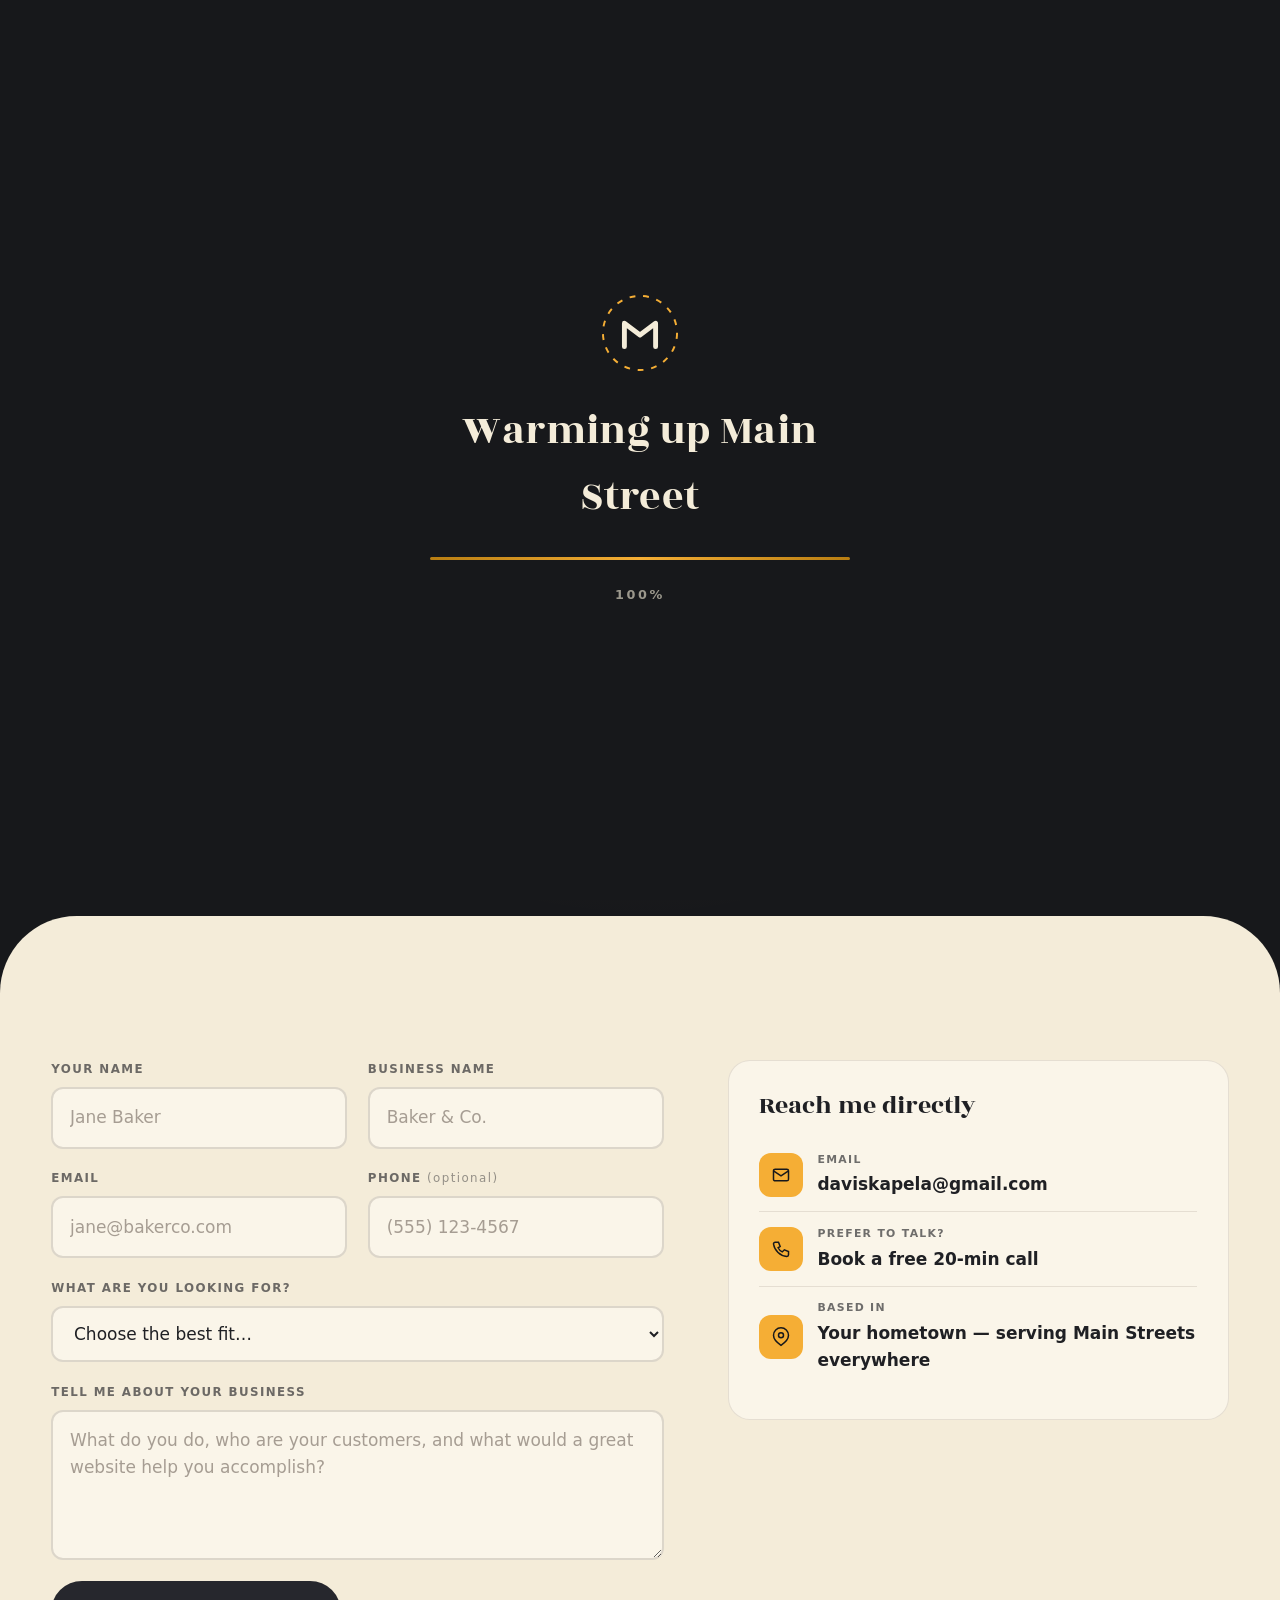
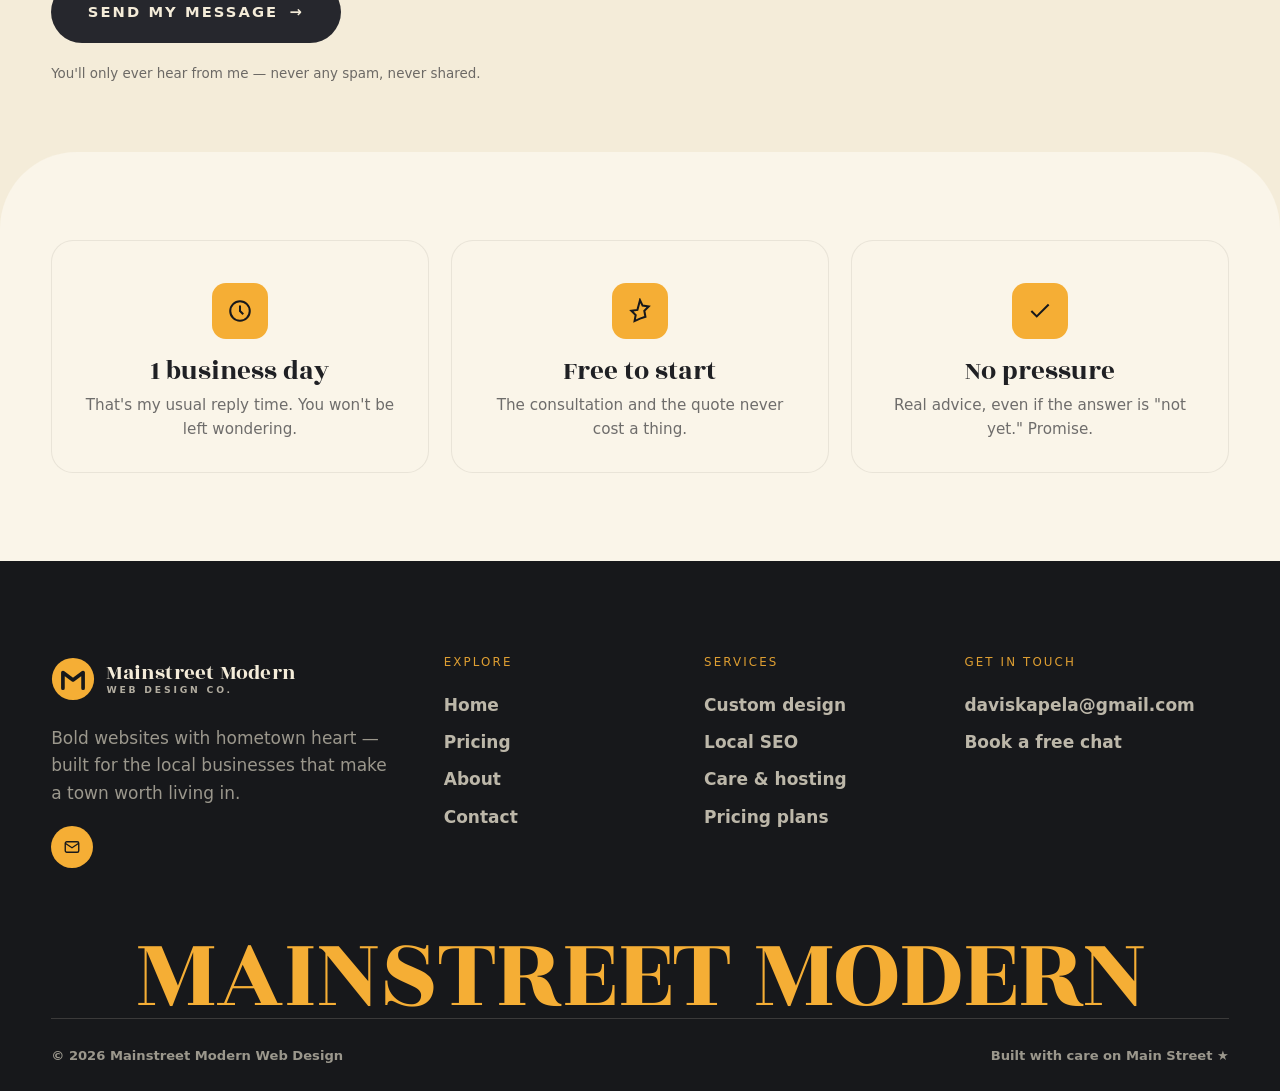
<file: contact.html>
<!DOCTYPE html>
<html lang="en">
<head>
  <meta charset="UTF-8" />
  <meta name="viewport" content="width=device-width, initial-scale=1.0" />
  <title>Contact — Mainstreet Modern Web Design</title>
  <meta name="description" content="Tell Mainstreet Modern about your business and get a free, no-pressure design consultation. Let's build a website your town will love." />
  <meta name="theme-color" content="#17181b" />
  <link rel="icon" href="assets/img/favicon.svg" type="image/svg+xml" />
  <link rel="preconnect" href="https://fonts.googleapis.com" />
  <link rel="preconnect" href="https://fonts.gstatic.com" crossorigin />
  <link rel="preconnect" href="https://api.fontshare.com" crossorigin />
  <link href="https://fonts.googleapis.com/css2?family=Rozha+One&display=swap" rel="stylesheet" />
  <link href="https://api.fontshare.com/v2/css?f[]=satoshi@400,500,700,900&display=swap" rel="stylesheet" />
  <link rel="stylesheet" href="assets/css/site.css?v=54" />
  <!-- if we arrived under the blinds, cover the page before first paint (no flash of content) -->
  <script>try{if(sessionStorage.getItem('msm_blinds')==='1')document.documentElement.classList.add('blinds-arriving');}catch(e){}</script>
</head>
<body>

  <!-- BLINDS TRANSITION (rust) — sits first so it paints covered on arrival, then retracts -->
  <div class="blinds" aria-hidden="true"><span></span><span></span><span></span><span></span><span></span><span></span><span></span><span></span><span></span><span></span></div>

  <div class="loader" role="status" aria-label="Loading">
    <div class="loader__inner">
      <svg class="loader__mark" viewBox="0 0 80 80" aria-hidden="true"><circle cx="40" cy="40" r="38" fill="none" stroke="#f5ae35" stroke-width="2" stroke-dasharray="6 8"/><path d="M24 54 V30 L40 42 L56 30 V54" fill="none" stroke="#f4ecd9" stroke-width="5" stroke-linejoin="round" stroke-linecap="round"/></svg>
      <div class="loader__word">Warming up Main Street</div>
      <div class="loader__bar"><span></span></div>
      <div class="loader__pct">0%</div>
    </div>
  </div>

  <!-- PAGE-WIPE TRANSITION -->
  <div class="page-wipe" aria-hidden="true">
    <svg viewBox="0 0 80 80"><circle cx="40" cy="40" r="38" fill="none" stroke="#f5ae35" stroke-width="2" stroke-dasharray="6 8"/><path d="M24 54 V30 L40 42 L56 30 V54" fill="none" stroke="#f4ecd9" stroke-width="5" stroke-linejoin="round" stroke-linecap="round"/></svg>
  </div>

  <header class="site-header">
    <div class="wrap site-header__inner">
      <a href="index.html" class="brand" aria-label="Mainstreet Modern, home">
        <span class="brand__mark" aria-hidden="true"><svg viewBox="0 0 48 48"><circle cx="24" cy="24" r="23" fill="#f5ae35"/><path d="M13 34 V17 L24 25 L35 17 V34" fill="none" stroke="#26272d" stroke-width="4" stroke-linejoin="round" stroke-linecap="round"/></svg></span>
        <span class="brand__lines"><strong>Mainstreet Modern</strong><small>Web Design Co.</small></span>
      </a>
      <nav class="nav__links" aria-label="Primary">
        <a href="index.html">Home</a>
        <a href="pricing.html">Pricing</a>
        <a href="about.html">About</a>
        <a href="contact.html" aria-current="page">Contact</a>
      </nav>
      <div class="nav__actions"><a href="#contact-form" class="btn btn--honey" data-magnetic>Start a project <span class="arrow">→</span></a></div>
      <button class="nav-toggle" aria-label="Open menu" aria-expanded="false" aria-controls="mobile-menu"><span></span><span></span><span></span></button>
    </div>
  </header>

  <div class="mobile-menu" id="mobile-menu">
    <nav aria-label="Mobile">
      <a href="index.html">Home <span class="arrow">→</span></a>
      <a href="pricing.html">Pricing <span class="arrow">→</span></a>
      <a href="about.html">About <span class="arrow">→</span></a>
      <a href="contact.html">Contact <span class="arrow">→</span></a>
      <a href="#contact-form">Start a project <span class="arrow">→</span></a>
    </nav>
  </div>

  <main>
    <!-- HERO -->
    <section class="hero s-espresso" style="padding-bottom:clamp(2rem,1rem+3vw,4rem)">
      <div class="hero__glow" aria-hidden="true"></div>
      <div class="wrap hero__inner" style="max-width:880px">
        <span class="label eyebrow" style="display:inline-flex; color:var(--honey)">Say hello</span>
        <h1 class="display display--up rise" style="margin-top:1rem">Let's build something worth visiting</h1>
        <p class="hero__lede lede">Fill out the form and tell me a little about your business. I'll get back to you within a business day with ideas, an honest price, and zero pressure. Pull up a chair.</p>
      </div>
    </section>

    <!-- CONTACT -->
    <section class="section s-cream arc-top">
      <div class="wrap contact-grid">
        <div>
          <!--
            TO MAKE THIS FORM SEND FOR REAL:
            • Formspree (any host): create a form at formspree.io, then replace the action
              below with your endpoint, e.g. action="https://formspree.io/f/abc123".
            • Netlify: add  netlify  and  name="contact"  to the <form> tag.
            Until then it validates and shows a friendly success message locally.
          -->
          <form id="contact-form" action="REPLACE_WITH_FORMSPREE_ENDPOINT" method="POST" class="form" novalidate>
            <div class="field--row">
              <div class="field"><label for="name">Your name</label><input id="name" name="name" type="text" autocomplete="name" placeholder="Jane Baker" required /><span class="field__err">Please tell us your name.</span></div>
              <div class="field"><label for="business">Business name</label><input id="business" name="business" type="text" autocomplete="organization" placeholder="Baker &amp; Co." /></div>
            </div>
            <div class="field--row">
              <div class="field"><label for="email">Email</label><input id="email" name="email" type="email" autocomplete="email" placeholder="jane@bakerco.com" required /><span class="field__err">Enter a valid email address.</span></div>
              <div class="field"><label for="phone">Phone <span style="text-transform:none;font-weight:500;opacity:0.7">(optional)</span></label><input id="phone" name="phone" type="tel" autocomplete="tel" placeholder="(555) 123-4567" /></div>
            </div>
            <div class="field">
              <label for="budget">What are you looking for?</label>
              <select id="budget" name="budget">
                <option value="">Choose the best fit…</option>
                <option>The Storefront — one-page site (~$900)</option>
                <option>The Main Street — full multi-page site (~$1,900)</option>
                <option>The Landmark — booking / store / custom ($3,500+)</option>
                <option>Not sure yet — help me decide</option>
              </select>
            </div>
            <div class="field"><label for="message">Tell me about your business</label><textarea id="message" name="message" placeholder="What do you do, who are your customers, and what would a great website help you accomplish?" required></textarea><span class="field__err">A sentence or two helps us help you.</span></div>
            <div class="hp" aria-hidden="true"><label>Leave this empty<input type="text" name="company_url" tabindex="-1" autocomplete="off" /></label></div>
            <button type="submit" class="btn btn--espresso btn--lg" data-magnetic style="justify-self:start">Send my message <span class="arrow">→</span></button>
            <p class="form__note">You'll only ever hear from me — never any spam, never shared.</p>
          </form>

          <div class="form__success" id="form-success" role="status" aria-live="polite">
            <div class="check" aria-hidden="true"><svg width="34" height="34" viewBox="0 0 24 24" fill="none" stroke="currentColor" stroke-width="2.4" stroke-linecap="round" stroke-linejoin="round"><path d="M20 6L9 17l-5-5"/></svg></div>
            <h3>Message on its way!</h3>
            <p class="muted" style="max-width:42ch;margin:0.6rem auto 0">Thanks for reaching out — I'll be in touch within one business day. Talk soon, neighbor.</p>
          </div>
        </div>

        <aside>
          <div class="contact-card">
            <h3>Reach me directly</h3>
            <div class="contact-line"><span class="ci" aria-hidden="true"><svg width="20" height="20" viewBox="0 0 24 24" fill="none" stroke="currentColor" stroke-width="1.8"><rect x="3" y="5" width="18" height="14" rx="2"/><path d="M3 7l9 6 9-6"/></svg></span><span><span class="lbl">Email</span><a class="val" href="mailto:daviskapela@gmail.com">daviskapela@gmail.com</a></span></div>
            <div class="contact-line"><span class="ci" aria-hidden="true"><svg width="20" height="20" viewBox="0 0 24 24" fill="none" stroke="currentColor" stroke-width="1.8"><path d="M5 4h4l2 5-2.5 1.5a11 11 0 0 0 5 5L16 13l5 2v4a2 2 0 0 1-2 2A18 18 0 0 1 3 6a2 2 0 0 1 2-2z"/></svg></span><span><span class="lbl">Prefer to talk?</span><span class="val">Book a free 20-min call</span></span></div>
            <div class="contact-line"><span class="ci" aria-hidden="true"><svg width="20" height="20" viewBox="0 0 24 24" fill="none" stroke="currentColor" stroke-width="1.8"><path d="M21 10c0 6-9 12-9 12s-9-6-9-12a9 9 0 0 1 18 0z"/><circle cx="12" cy="10" r="3"/></svg></span><span><span class="lbl">Based in</span><span class="val">Your hometown — serving Main Streets everywhere</span></span></div>
          </div>

        </aside>
      </div>
    </section>

    <!-- REASSURANCE -->
    <section class="section s-parchment arc-top section--tight">
      <div class="wrap">
        <div class="svc-grid" data-stagger="0.08" style="grid-template-columns:repeat(auto-fit,minmax(220px,1fr))">
          <article class="svc reveal" style="text-align:center"><div class="svc__icon" aria-hidden="true" style="margin-inline:auto"><svg width="26" height="26" viewBox="0 0 24 24" fill="none" stroke="currentColor" stroke-width="1.9"><circle cx="12" cy="12" r="9"/><path d="M12 7v5l3 3"/></svg></div><h3>1 business day</h3><p>That's my usual reply time. You won't be left wondering.</p></article>
          <article class="svc reveal" style="text-align:center"><div class="svc__icon" aria-hidden="true" style="margin-inline:auto"><svg width="26" height="26" viewBox="0 0 24 24" fill="none" stroke="currentColor" stroke-width="1.9"><path d="M12 2l2.4 5 5.6.8-4 4 1 5.5L12 19l-5 2.3 1-5.5-4-4 5.6-.8z"/></svg></div><h3>Free to start</h3><p>The consultation and the quote never cost a thing.</p></article>
          <article class="svc reveal" style="text-align:center"><div class="svc__icon" aria-hidden="true" style="margin-inline:auto"><svg width="26" height="26" viewBox="0 0 24 24" fill="none" stroke="currentColor" stroke-width="1.9"><path d="M20 6L9 17l-5-5"/></svg></div><h3>No pressure</h3><p>Real advice, even if the answer is "not yet." Promise.</p></article>
        </div>
      </div>
    </section>
  </main>

  <footer class="footer">
    <div class="wrap">
      <div class="footer__top">
        <div class="footer__brand">
          <a href="index.html" class="brand" style="color:var(--cream)">
            <span class="brand__mark" aria-hidden="true"><svg viewBox="0 0 48 48"><circle cx="24" cy="24" r="23" fill="#f5ae35"/><path d="M13 34 V17 L24 25 L35 17 V34" fill="none" stroke="#17181b" stroke-width="4" stroke-linejoin="round" stroke-linecap="round"/></svg></span>
            <span class="brand__lines"><strong>Mainstreet Modern</strong><small>Web Design Co.</small></span>
          </a>
          <p>Bold websites with hometown heart — built for the local businesses that make a town worth living in.</p>
          <div class="footer__social">
            <a href="mailto:daviskapela@gmail.com" aria-label="Email"><svg width="18" height="18" viewBox="0 0 24 24" fill="none" stroke="currentColor" stroke-width="1.8"><rect x="3" y="5" width="18" height="14" rx="2"/><path d="M3 7l9 6 9-6"/></svg></a>
          </div>
        </div>
        <div class="footer__col"><h4>Explore</h4><a href="index.html">Home</a><a href="pricing.html">Pricing</a><a href="about.html">About</a><a href="contact.html">Contact</a></div>
        <div class="footer__col"><h4>Services</h4><a href="contact.html">Custom design</a><a href="contact.html">Local SEO</a><a href="contact.html">Care &amp; hosting</a><a href="pricing.html">Pricing plans</a></div>
        <div class="footer__col"><h4>Get in touch</h4><a href="mailto:daviskapela@gmail.com">daviskapela@gmail.com</a><a href="contact.html">Book a free chat</a></div>
      </div>
      <div class="footer__wordmark" aria-hidden="true">Mainstreet Modern</div>
      <div class="footer__bottom"><span>© <span data-year>2026</span> Mainstreet Modern Web Design</span><span>Built with care on Main Street ★</span></div>
    </div>
  </footer>

  <script src="assets/js/site.js?v=54" defer></script>
</body>
</html>
</file>
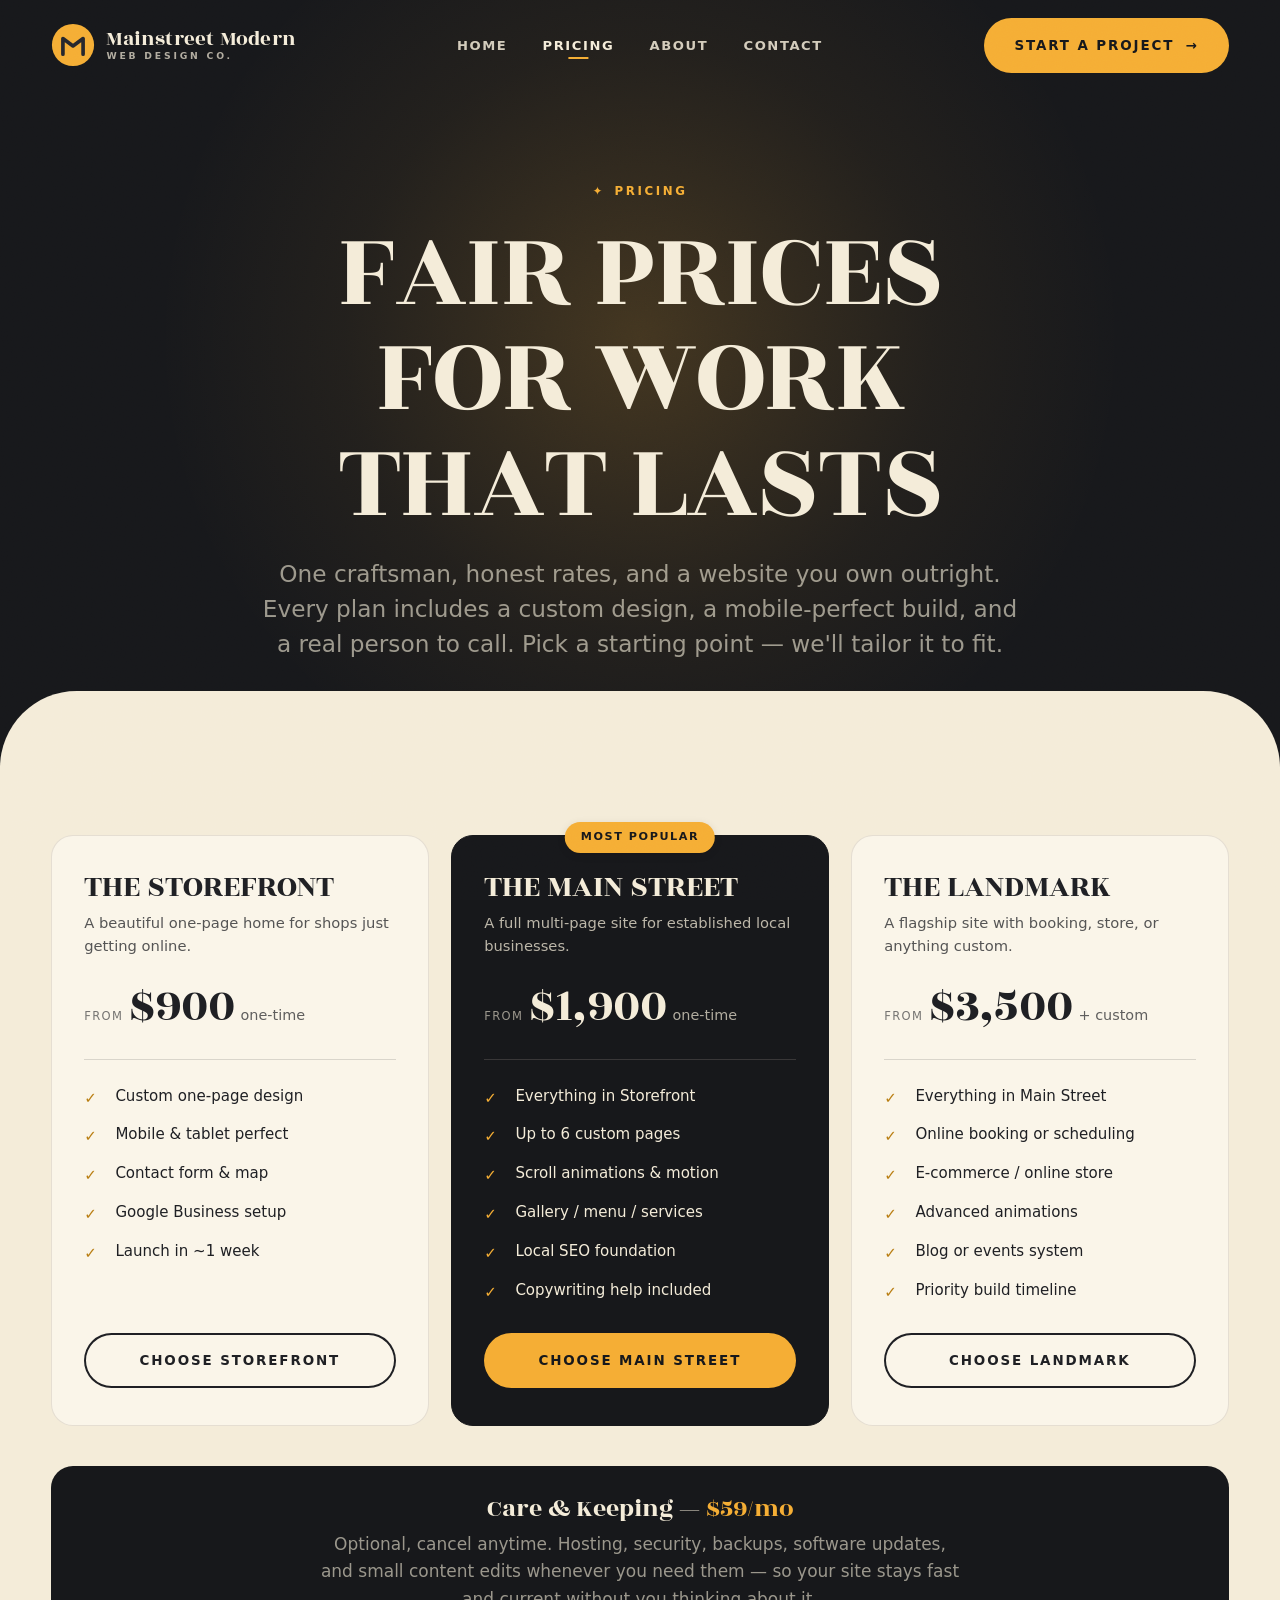
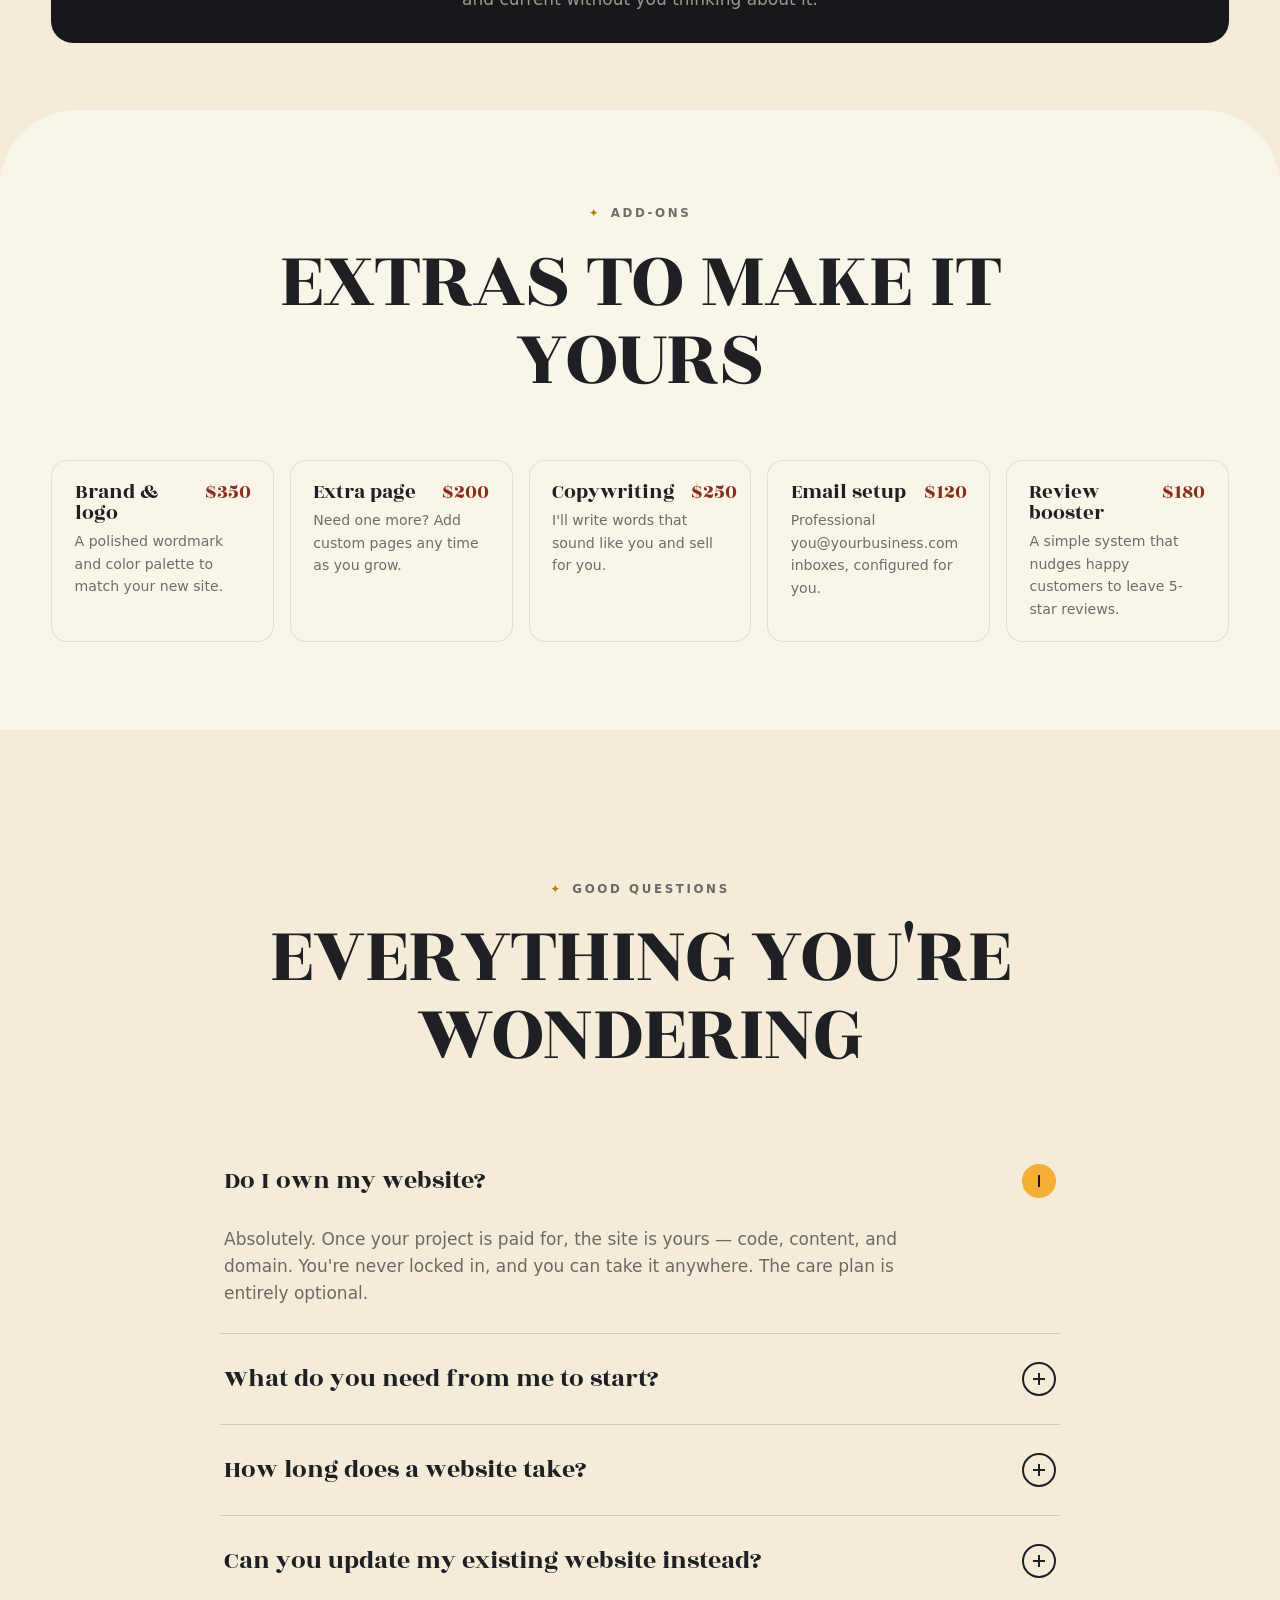
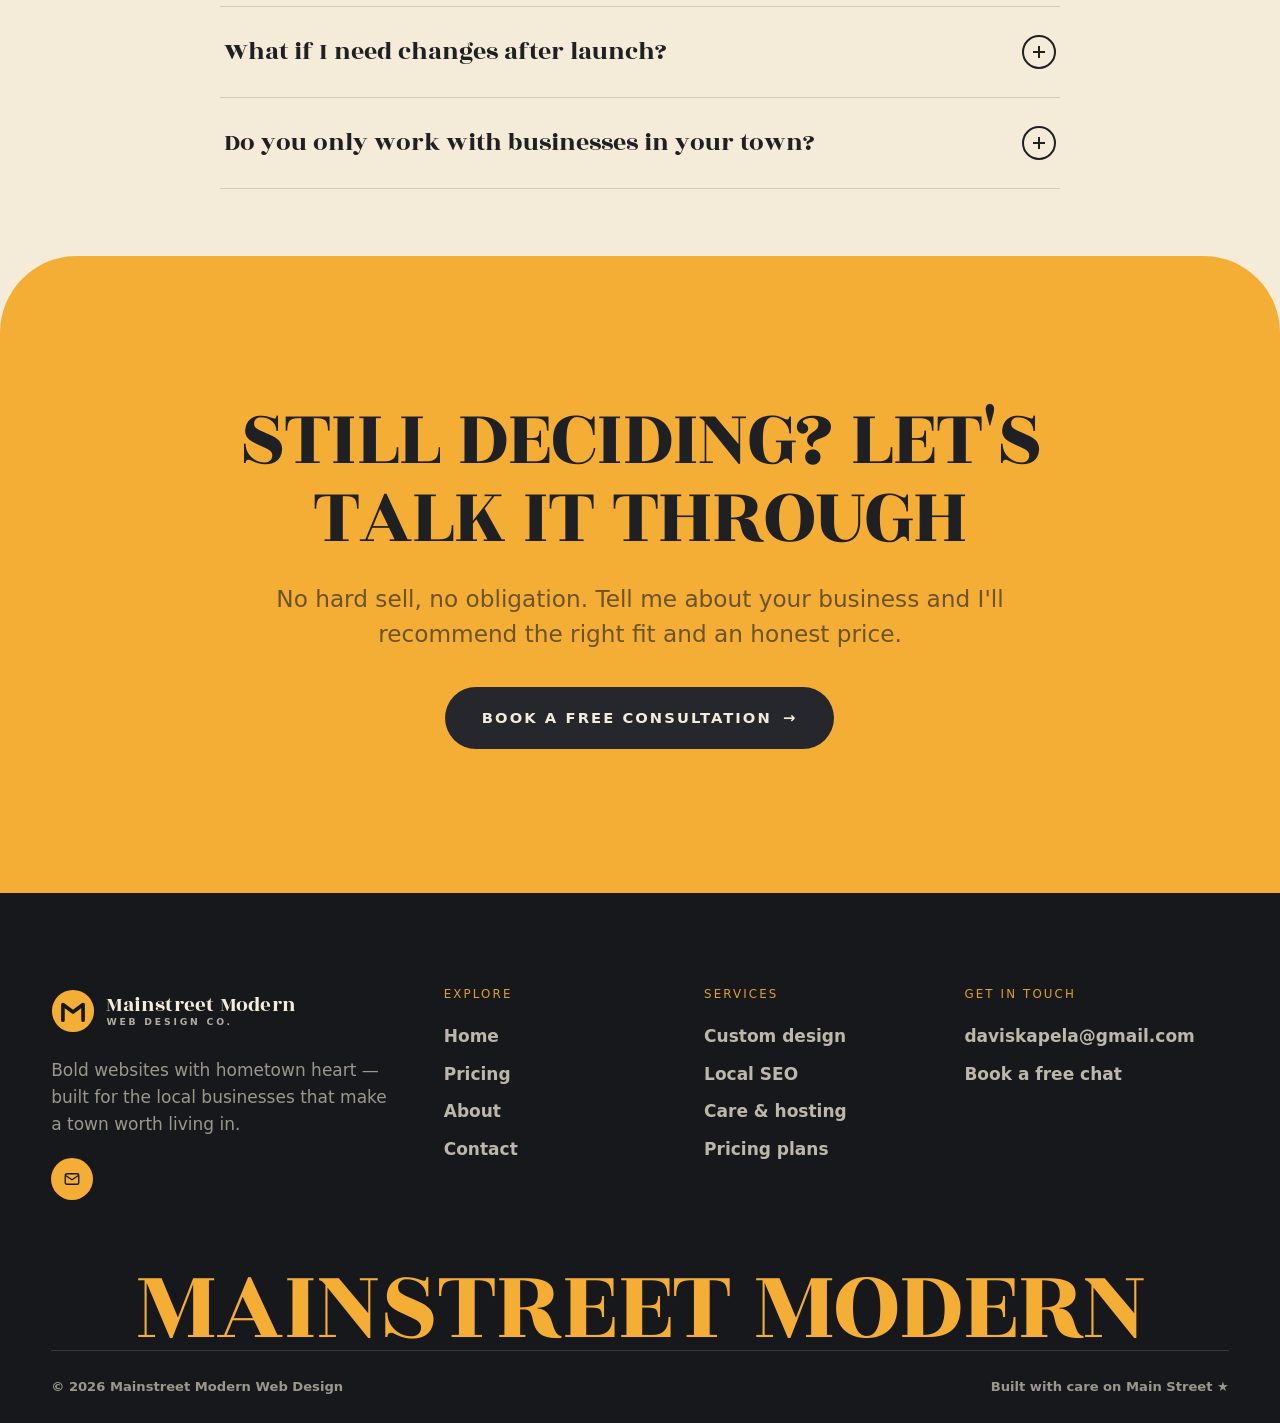
<file: pricing.html>
<!DOCTYPE html>
<html lang="en">
<head>
  <meta charset="UTF-8" />
  <meta name="viewport" content="width=device-width, initial-scale=1.0" />
  <title>Pricing — Mainstreet Modern Web Design</title>
  <meta name="description" content="Simple, honest pricing for hand-crafted local-business websites. One-time builds and ongoing care — no surprises, no hidden fees." />
  <meta name="theme-color" content="#17181b" />
  <link rel="icon" href="assets/img/favicon.svg" type="image/svg+xml" />
  <link rel="preconnect" href="https://fonts.googleapis.com" />
  <link rel="preconnect" href="https://fonts.gstatic.com" crossorigin />
  <link rel="preconnect" href="https://api.fontshare.com" crossorigin />
  <link href="https://fonts.googleapis.com/css2?family=Rozha+One&display=swap" rel="stylesheet" />
  <link href="https://api.fontshare.com/v2/css?f[]=satoshi@400,500,700,900&display=swap" rel="stylesheet" />
  <link rel="stylesheet" href="assets/css/site.css?v=54" />
</head>
<body>

  <div class="loader" role="status" aria-label="Loading">
    <div class="loader__inner">
      <svg class="loader__mark" viewBox="0 0 80 80" aria-hidden="true"><circle cx="40" cy="40" r="38" fill="none" stroke="#f5ae35" stroke-width="2" stroke-dasharray="6 8"/><path d="M24 54 V30 L40 42 L56 30 V54" fill="none" stroke="#f4ecd9" stroke-width="5" stroke-linejoin="round" stroke-linecap="round"/></svg>
      <div class="loader__word">Warming up Main Street</div>
      <div class="loader__bar"><span></span></div>
      <div class="loader__pct">0%</div>
    </div>
  </div>

  <!-- PAGE-WIPE TRANSITION -->
  <div class="page-wipe" aria-hidden="true">
    <svg viewBox="0 0 80 80"><circle cx="40" cy="40" r="38" fill="none" stroke="#f5ae35" stroke-width="2" stroke-dasharray="6 8"/><path d="M24 54 V30 L40 42 L56 30 V54" fill="none" stroke="#f4ecd9" stroke-width="5" stroke-linejoin="round" stroke-linecap="round"/></svg>
  </div>

  <header class="site-header">
    <div class="wrap site-header__inner">
      <a href="index.html" class="brand" aria-label="Mainstreet Modern, home">
        <span class="brand__mark" aria-hidden="true"><svg viewBox="0 0 48 48"><circle cx="24" cy="24" r="23" fill="#f5ae35"/><path d="M13 34 V17 L24 25 L35 17 V34" fill="none" stroke="#26272d" stroke-width="4" stroke-linejoin="round" stroke-linecap="round"/></svg></span>
        <span class="brand__lines"><strong>Mainstreet Modern</strong><small>Web Design Co.</small></span>
      </a>
      <nav class="nav__links" aria-label="Primary">
        <a href="index.html">Home</a>
        <a href="pricing.html" aria-current="page">Pricing</a>
        <a href="about.html">About</a>
        <a href="contact.html">Contact</a>
      </nav>
      <div class="nav__actions"><a href="contact.html" class="btn btn--honey" data-magnetic>Start a project <span class="arrow">→</span></a></div>
      <button class="nav-toggle" aria-label="Open menu" aria-expanded="false" aria-controls="mobile-menu"><span></span><span></span><span></span></button>
    </div>
  </header>

  <div class="mobile-menu" id="mobile-menu">
    <nav aria-label="Mobile">
      <a href="index.html">Home <span class="arrow">→</span></a>
      <a href="pricing.html">Pricing <span class="arrow">→</span></a>
      <a href="about.html">About <span class="arrow">→</span></a>
      <a href="contact.html">Contact <span class="arrow">→</span></a>
      <a href="contact.html">Start a project <span class="arrow">→</span></a>
    </nav>
  </div>

  <main>
    <!-- HERO -->
    <section class="hero s-espresso" style="padding-bottom:clamp(2rem,1rem+3vw,4rem)">
      <div class="hero__glow" aria-hidden="true"></div>
      <div class="wrap hero__inner" style="max-width:880px">
        <span class="label eyebrow" style="display:inline-flex; color:var(--honey)">Pricing</span>
        <h1 class="display display--up rise" style="margin-top:1rem; font-size:clamp(3rem, 1rem + 10vw, 7rem)">Fair prices for work that lasts</h1>
        <p class="hero__lede lede">One craftsman, honest rates, and a website you own outright. Every plan includes a custom design, a mobile-perfect build, and a real person to call. Pick a starting point — we'll tailor it to fit.</p>
      </div>
    </section>

    <!-- TIERS -->
    <section class="section s-cream arc-top">
      <div class="wrap">
        <div class="tiers" data-stagger="0.08">
          <article class="tier reveal">
            <div class="tier__name">The Storefront</div>
            <p class="tier__tagline">A beautiful one-page home for shops just getting online.</p>
            <div class="price"><span class="price__from">from</span><span class="price__num">$900</span><span class="price__per">one-time</span></div>
            <div class="tier__divider"></div>
            <ul class="tier__features">
              <li><span class="tick" aria-hidden="true">✓</span> Custom one-page design</li>
              <li><span class="tick" aria-hidden="true">✓</span> Mobile &amp; tablet perfect</li>
              <li><span class="tick" aria-hidden="true">✓</span> Contact form &amp; map</li>
              <li><span class="tick" aria-hidden="true">✓</span> Google Business setup</li>
              <li><span class="tick" aria-hidden="true">✓</span> Launch in ~1 week</li>
            </ul>
            <a href="contact.html" class="btn btn--outline">Choose Storefront</a>
          </article>

          <article class="tier tier--featured reveal">
            <span class="tier__flag">Most popular</span>
            <div class="tier__name">The Main Street</div>
            <p class="tier__tagline">A full multi-page site for established local businesses.</p>
            <div class="price"><span class="price__from">from</span><span class="price__num">$1,900</span><span class="price__per">one-time</span></div>
            <div class="tier__divider"></div>
            <ul class="tier__features">
              <li><span class="tick" aria-hidden="true">✓</span> Everything in Storefront</li>
              <li><span class="tick" aria-hidden="true">✓</span> Up to 6 custom pages</li>
              <li><span class="tick" aria-hidden="true">✓</span> Scroll animations &amp; motion</li>
              <li><span class="tick" aria-hidden="true">✓</span> Gallery / menu / services</li>
              <li><span class="tick" aria-hidden="true">✓</span> Local SEO foundation</li>
              <li><span class="tick" aria-hidden="true">✓</span> Copywriting help included</li>
            </ul>
            <a href="contact.html" class="btn btn--honey">Choose Main Street</a>
          </article>

          <article class="tier reveal">
            <div class="tier__name">The Landmark</div>
            <p class="tier__tagline">A flagship site with booking, store, or anything custom.</p>
            <div class="price"><span class="price__from">from</span><span class="price__num">$3,500</span><span class="price__per">+ custom</span></div>
            <div class="tier__divider"></div>
            <ul class="tier__features">
              <li><span class="tick" aria-hidden="true">✓</span> Everything in Main Street</li>
              <li><span class="tick" aria-hidden="true">✓</span> Online booking or scheduling</li>
              <li><span class="tick" aria-hidden="true">✓</span> E-commerce / online store</li>
              <li><span class="tick" aria-hidden="true">✓</span> Advanced animations</li>
              <li><span class="tick" aria-hidden="true">✓</span> Blog or events system</li>
              <li><span class="tick" aria-hidden="true">✓</span> Priority build timeline</li>
            </ul>
            <a href="contact.html" class="btn btn--outline">Choose Landmark</a>
          </article>
        </div>

        <div class="note-card reveal">
          <h3>Care &amp; Keeping — <span style="color:var(--honey)">$59/mo</span></h3>
          <p>Optional, cancel anytime. Hosting, security, backups, software updates, and small content edits whenever you need them — so your site stays fast and current without you thinking about it.</p>
        </div>
      </div>
    </section>

    <!-- ADD-ONS -->
    <section class="section s-parchment arc-top section--tight">
      <div class="wrap">
        <div class="section__head section__head--center">
          <span class="label eyebrow label--muted" style="display:inline-flex">Add-ons</span>
          <h2 class="display display--up" style="margin-top:1rem">Extras to make it yours</h2>
        </div>
        <div class="addons" data-stagger="0.06">
          <div class="addon reveal"><h4>Brand &amp; logo <span>$350</span></h4><p>A polished wordmark and color palette to match your new site.</p></div>
          <div class="addon reveal"><h4>Extra page <span>$200</span></h4><p>Need one more? Add custom pages any time as you grow.</p></div>
          <div class="addon reveal"><h4>Copywriting <span>$250</span></h4><p>I'll write words that sound like you and sell for you.</p></div>
          <div class="addon reveal"><h4>Email setup <span>$120</span></h4><p>Professional you@yourbusiness.com inboxes, configured for you.</p></div>
          <div class="addon reveal"><h4>Review booster <span>$180</span></h4><p>A simple system that nudges happy customers to leave 5-star reviews.</p></div>
        </div>
      </div>
    </section>

    <!-- FAQ -->
    <section class="section s-cream">
      <div class="wrap">
        <div class="section__head section__head--center">
          <span class="label eyebrow label--muted" style="display:inline-flex">Good questions</span>
          <h2 class="display display--up" style="margin-top:1rem">Everything you're wondering</h2>
        </div>
        <div class="faq">
          <details class="faq__item" open><summary class="faq__q">Do I own my website?<span class="faq__icon" aria-hidden="true"></span></summary><div class="faq__a"><div><p>Absolutely. Once your project is paid for, the site is yours — code, content, and domain. You're never locked in, and you can take it anywhere. The care plan is entirely optional.</p></div></div></details>
          <details class="faq__item"><summary class="faq__q">What do you need from me to start?<span class="faq__icon" aria-hidden="true"></span></summary><div class="faq__a"><div><p>Not much. Your logo if you have one, a few photos, and a sense of what makes your business special. If you don't have those ready, that's exactly what the free consultation is for.</p></div></div></details>
          <details class="faq__item"><summary class="faq__q">How long does a website take?<span class="faq__icon" aria-hidden="true"></span></summary><div class="faq__a"><div><p>Most one-page Storefront sites launch in about a week. A full Main Street site usually takes two to three weeks, and Landmark projects vary with scope. You'll get a clear timeline before we begin.</p></div></div></details>
          <details class="faq__item"><summary class="faq__q">Can you update my existing website instead?<span class="faq__icon" aria-hidden="true"></span></summary><div class="faq__a"><div><p>Often, yes — but for businesses on old, slow template sites, a fresh custom build is usually faster, cheaper to maintain, and far better looking. I'll give you my honest recommendation either way.</p></div></div></details>
          <details class="faq__item"><summary class="faq__q">What if I need changes after launch?<span class="faq__icon" aria-hidden="true"></span></summary><div class="faq__a"><div><p>Small edits are included with the care plan, and larger changes are always available at a fair rate. Either way you get a real person who knows your site — not a support ticket queue.</p></div></div></details>
          <details class="faq__item"><summary class="faq__q">Do you only work with businesses in your town?<span class="faq__icon" aria-hidden="true"></span></summary><div class="faq__a"><div><p>Main Street is a feeling, not a zip code. I work with local businesses anywhere — most of the process happens over a friendly call and email, so your town can be my town too.</p></div></div></details>
        </div>
      </div>
    </section>

    <!-- CTA -->
    <section class="section s-honey statement arc-top">
      <div class="wrap statement">
        <h2 class="display display--up rise">Still deciding? Let's talk it through</h2>
        <p class="lede muted" style="margin-inline:auto">No hard sell, no obligation. Tell me about your business and I'll recommend the right fit and an honest price.</p>
        <a href="contact.html" class="btn btn--espresso btn--lg" data-magnetic>Book a free consultation <span class="arrow">→</span></a>
      </div>
    </section>
  </main>

  <footer class="footer">
    <div class="wrap">
      <div class="footer__top">
        <div class="footer__brand">
          <a href="index.html" class="brand" style="color:var(--cream)">
            <span class="brand__mark" aria-hidden="true"><svg viewBox="0 0 48 48"><circle cx="24" cy="24" r="23" fill="#f5ae35"/><path d="M13 34 V17 L24 25 L35 17 V34" fill="none" stroke="#17181b" stroke-width="4" stroke-linejoin="round" stroke-linecap="round"/></svg></span>
            <span class="brand__lines"><strong>Mainstreet Modern</strong><small>Web Design Co.</small></span>
          </a>
          <p>Bold websites with hometown heart — built for the local businesses that make a town worth living in.</p>
          <div class="footer__social">
            <a href="mailto:daviskapela@gmail.com" aria-label="Email"><svg width="18" height="18" viewBox="0 0 24 24" fill="none" stroke="currentColor" stroke-width="1.8"><rect x="3" y="5" width="18" height="14" rx="2"/><path d="M3 7l9 6 9-6"/></svg></a>
          </div>
        </div>
        <div class="footer__col"><h4>Explore</h4><a href="index.html">Home</a><a href="pricing.html">Pricing</a><a href="about.html">About</a><a href="contact.html">Contact</a></div>
        <div class="footer__col"><h4>Services</h4><a href="contact.html">Custom design</a><a href="contact.html">Local SEO</a><a href="contact.html">Care &amp; hosting</a><a href="pricing.html">Pricing plans</a></div>
        <div class="footer__col"><h4>Get in touch</h4><a href="mailto:daviskapela@gmail.com">daviskapela@gmail.com</a><a href="contact.html">Book a free chat</a></div>
      </div>
      <div class="footer__wordmark" aria-hidden="true">Mainstreet Modern</div>
      <div class="footer__bottom"><span>© <span data-year>2026</span> Mainstreet Modern Web Design</span><span>Built with care on Main Street ★</span></div>
    </div>
  </footer>

  <script src="assets/js/site.js?v=54" defer></script>
</body>
</html>
</file>
<file: assets/css/site.css>
/* ============================================================
   MAINSTREET MODERN — "Built on Main Street" v5
   The studio site as the portfolio piece.
   Deep roasted ink, marigold gold, warm cream. Type-driven,
   motion-rich, hand-made. No frameworks, no build step.
   ------------------------------------------------------------
   1.  Tokens
   2.  Reset & base + grain
   3.  Typography
   4.  Layout + section colors + arcs
   5.  Buttons / links
   6.  Custom cursor
   7.  Loader
   8.  Header / nav / mobile menu
   9.  Marquee
   10. Logo hero (animated shop sign)
   11. Rise stack (statement → marigold → recent looks)
   12. Spinning emblem
   13. Reveals / word-rise / scroll-scrub
   14. Carousel (recent looks)
   15. Services (interactive ledger + cursor peek)
   16. Process (stacking step cards)
   17. Stats
   18. CTA + animated storefront scene
   19. Footer (dark, giant wordmark)
   20. Page components (pricing / about / contact)
   21. Page-wipe transitions
   22. Responsive + reduced motion
   ============================================================ */

/* ---------- 1. TOKENS ---------- */
:root {
  /* the charcoal (greyish-black — the dark end of the palette) */
  --ink:        #17181b;   /* near-black — dark sections, footer, header */
  --ink-2:      #212228;   /* elevated surfaces on ink */
  --espresso:   #26272d;   /* charcoal — cards, buttons */
  --espresso-d: #1d1e22;
  --espresso-l: #34353d;
  --walnut:     #24252b;   /* the logo-hero + statement charcoal */

  /* the gold */
  --honey:      #f5ae35;   /* marigold — the one loud color */
  --honey-d:    #e69a1b;
  --honey-deep: #b97e12;
  --gold:       #e2a339;   /* logo artwork gold */

  /* the paper */
  --cream:      #f4ecd9;
  --cream-2:    #e9dfc2;
  --parchment:  #faf5e9;

  /* supporting cast (artwork + rare accents only) */
  --brick:      #8a2e1d;
  --brick-d:    #6f2315;
  --sky:        #6aacc2;
  --sky-d:      #4f93aa;

  --ink-text:  #1f2024;
  --muted:     rgba(31, 32, 36, 0.64);
  --on-dark:       #f4ecd9;
  --on-dark-muted: rgba(244, 236, 217, 0.60);

  --display: "Rozha One", Georgia, "Times New Roman", serif;
  --body: "Satoshi", "Segoe UI", system-ui, -apple-system, sans-serif;

  --maxw: 1280px;
  --gutter: clamp(1.25rem, 4vw, 4rem);
  --radius-card: 22px;
  --radius-arc: clamp(2.5rem, 6vw, 6rem);

  --ease: cubic-bezier(0.22, 1, 0.36, 1);
  --ease-soft: cubic-bezier(0.45, 0, 0.15, 1);
  --ease-spring: cubic-bezier(0.34, 1.4, 0.44, 1);

  --shadow-sm: 0 2px 8px rgba(26, 13, 7, 0.10);
  --shadow-md: 0 14px 34px rgba(26, 13, 7, 0.16);
  --shadow-lg: 0 40px 80px -24px rgba(20, 10, 5, 0.55);

  --grain: url("data:image/svg+xml,%3Csvg xmlns='http://www.w3.org/2000/svg' width='220' height='220'%3E%3Cfilter id='n'%3E%3CfeTurbulence type='fractalNoise' baseFrequency='0.8' numOctaves='3' stitchTiles='stitch'/%3E%3C/filter%3E%3Crect width='100%25' height='100%25' filter='url(%23n)'/%3E%3C/svg%3E");
}

/* ---------- 2. RESET & BASE ---------- */
*, *::before, *::after { box-sizing: border-box; }
* { margin: 0; }
html { -webkit-text-size-adjust: 100%; }
@media (prefers-reduced-motion: no-preference) { html { scroll-behavior: smooth; } }

body {
  font-family: var(--body);
  background: var(--ink);
  color: var(--ink-text);
  line-height: 1.6;
  font-size: clamp(1rem, 0.96rem + 0.2vw, 1.0625rem);
  font-weight: 500;
  -webkit-font-smoothing: antialiased;
  text-rendering: optimizeLegibility;
  overflow-x: clip; /* clip (not hidden): stops sideways scroll without breaking position: sticky */
}
img, svg, video { display: block; max-width: 100%; }
a { color: inherit; text-decoration: none; }
button { font: inherit; color: inherit; cursor: pointer; border: none; background: none; }
ul { list-style: none; padding: 0; }
::selection { background: var(--honey); color: var(--ink); }
:focus-visible { outline: 3px solid var(--honey); outline-offset: 3px; border-radius: 3px; }

body::after {
  content: ""; position: fixed; inset: 0; z-index: 9990; pointer-events: none;
  opacity: 0.055; mix-blend-mode: overlay; background-image: var(--grain);
}

/* ---------- 3. TYPOGRAPHY ---------- */
h1, h2, h3, h4 { font-weight: 400; line-height: 1; }
.display { font-family: var(--display); font-weight: 400; line-height: 0.94; letter-spacing: -0.012em; }
.display--up { text-transform: uppercase; }

h1.display { font-size: clamp(3rem, 1rem + 10vw, 9rem); }
h2.display { font-size: clamp(2.4rem, 1.2rem + 5vw, 5.5rem); }
h3.display { font-size: clamp(1.6rem, 1.1rem + 2vw, 2.6rem); }

.label {
  font-family: var(--body);
  font-weight: 700;
  font-size: 0.74rem;
  letter-spacing: 0.22em;
  text-transform: uppercase;
}
.label--muted { color: var(--muted); }
.eyebrow { display: inline-flex; align-items: center; gap: 0.6rem; }
.eyebrow::before { content: "✦"; color: var(--honey-deep); }
.s-espresso .eyebrow::before, .s-ink .eyebrow::before, .s-brick .eyebrow::before { color: var(--honey); }

.lede {
  font-size: clamp(1.1rem, 1rem + 0.6vw, 1.45rem);
  line-height: 1.5;
  max-width: 52ch;
  font-weight: 500;
}
.muted { color: var(--muted); }
.on-dark .muted, .s-espresso .muted, .s-ink .muted, .s-brick .muted { color: var(--on-dark-muted); }

/* italic serif accent — for one warm word inside a headline */
.swash { font-style: italic; color: var(--honey); }

/* ---------- 4. LAYOUT + SECTIONS ---------- */
.wrap { width: 100%; max-width: var(--maxw); margin-inline: auto; padding-inline: var(--gutter); }
.wrap--narrow { max-width: 940px; }

.section { position: relative; padding-block: clamp(4.5rem, 3rem + 8vw, 9rem); }
.section--tight { padding-block: clamp(3rem, 2rem + 5vw, 5.5rem); }

.s-espresso { background: var(--ink); color: var(--on-dark); }
.s-ink      { background: var(--ink); color: var(--on-dark); }
.s-honey    { background: var(--honey); color: var(--ink-text); }
.s-cream    { background: var(--cream); color: var(--ink-text); }
.s-brick    { background: var(--brick); color: var(--on-dark); }
.s-sky      { background: var(--sky); color: var(--ink-text); }
.s-parchment{ background: var(--parchment); color: var(--ink-text); }

/* arc/dome transition: a section that curves over the previous one */
.arc-top { border-radius: var(--radius-arc) var(--radius-arc) 0 0; margin-top: calc(-1 * var(--radius-arc)); position: relative; z-index: 2; }
.arc-bottom { border-radius: 0 0 var(--radius-arc) var(--radius-arc); }

.section__head { max-width: 760px; margin-bottom: clamp(2.5rem, 1.5rem + 3vw, 4.5rem); }
.section__head--center { margin-inline: auto; text-align: center; }
.section__head h2 { margin-top: 1rem; }
.section__head p { margin-top: 1.2rem; }

/* ---------- 5. BUTTONS / LINKS ---------- */
.btn {
  position: relative; display: inline-flex; align-items: center; justify-content: center; gap: 0.7rem;
  padding: 1.05rem 1.9rem; font-family: var(--body); font-weight: 700; font-size: 0.84rem;
  letter-spacing: 0.14em; text-transform: uppercase; border-radius: 999px;
  overflow: hidden; isolation: isolate;
  transition: transform 0.4s var(--ease), box-shadow 0.4s var(--ease), color 0.25s 0.08s;
  will-change: transform;
}
.btn:active { transform: scale(0.97); }
.btn .arrow { transition: transform 0.4s var(--ease); display: inline-flex; }
.btn:hover .arrow { transform: translateX(5px); }

/* the fill: a contrasting wave rises from the bottom on hover */
.btn::before {
  content: ""; position: absolute; inset: -1px; z-index: -1;
  border-radius: inherit; transform: translateY(102%);
  transition: transform 0.5s var(--ease);
}
.btn:hover::before, .btn:focus-visible::before { transform: translateY(0); }

.btn--espresso { background: var(--espresso); color: var(--cream); }
.btn--espresso::before { background: var(--honey); }
.btn--espresso:hover { color: var(--ink); transform: translateY(-2px); box-shadow: var(--shadow-md); }
.btn--honey { background: var(--honey); color: var(--ink); }
.btn--honey::before { background: var(--ink); }
.btn--honey:hover { color: var(--cream); transform: translateY(-2px); box-shadow: var(--shadow-md); }
.btn--cream { background: var(--cream); color: var(--ink); }
.btn--cream::before { background: var(--honey); }
.btn--cream:hover { transform: translateY(-2px); box-shadow: var(--shadow-md); }
.btn--brick { background: var(--brick); color: var(--cream); }
.btn--brick::before { background: var(--honey); }
.btn--brick:hover { color: var(--ink); transform: translateY(-2px); box-shadow: var(--shadow-md); }
.btn--outline { background: transparent; color: currentColor; box-shadow: inset 0 0 0 2px currentColor; }
.btn--outline::before { background: var(--honey); }
.btn--outline:hover { color: var(--ink); box-shadow: inset 0 0 0 2px var(--honey); transform: translateY(-2px); }
.btn--lg { padding: 1.2rem 2.3rem; font-size: 0.92rem; }

/* serif button ("Start now") */
.btn--serif { font-family: var(--display); font-weight: 400; text-transform: none; letter-spacing: 0.005em; }
.btn--serif.btn--lg { font-size: 1.4rem; padding: 1rem 2.5rem; }

.link-line { display: inline-flex; align-items: center; gap: 0.5rem; font-family: var(--body); font-weight: 700; font-size: 0.8rem; letter-spacing: 0.16em; text-transform: uppercase; position: relative; }
.link-line .arrow { transition: transform 0.4s var(--ease); }
.link-line:hover .arrow { transform: translateX(6px); }

/* ---------- 7. LOADER ---------- */
.loader {
  position: fixed; inset: 0; z-index: 10001;
  background: var(--ink); color: var(--cream);
  display: grid; place-items: center;
  transition: transform 0.9s var(--ease) 0.2s;
}
.loader.done { transform: translateY(-100%); }
.loader__inner { text-align: center; display: grid; gap: 1.6rem; justify-items: center; width: min(420px, 80vw); }
.loader__mark { width: 78px; height: 78px; animation: spin 3.2s linear infinite; }
.loader__word { font-family: var(--display); font-size: clamp(1.6rem, 1rem + 3vw, 2.6rem); letter-spacing: 0.01em; }
.loader__bar { width: 100%; height: 3px; background: rgba(244, 236, 217, 0.16); border-radius: 3px; overflow: hidden; }
.loader__bar span { display: block; height: 100%; width: 0%; background: linear-gradient(90deg, var(--honey-deep), var(--honey), var(--honey-deep)); }
.loader__pct { font-family: var(--body); font-weight: 700; letter-spacing: 0.2em; font-size: 0.8rem; color: var(--on-dark-muted); }
@keyframes spin { to { transform: rotate(360deg); } }
.no-loader .loader { display: none; }

/* ---------- 8. HEADER / NAV ---------- */
.site-header {
  position: fixed; inset: 0 0 auto 0; z-index: 1000; padding-block: 1.1rem;
  transition: transform 0.55s var(--ease), background-color 0.4s var(--ease-soft), box-shadow 0.4s, padding 0.4s, color 0.4s;
  color: var(--cream);
}
.site-header.is-scrolled {
  background: rgba(23, 24, 27, 0.86);
  backdrop-filter: saturate(140%) blur(12px); -webkit-backdrop-filter: saturate(140%) blur(12px);
  box-shadow: var(--shadow-sm); padding-block: 0.6rem;
}
.site-header__inner { display: flex; align-items: center; justify-content: space-between; gap: 1.5rem; }

.brand { display: inline-flex; align-items: center; gap: 0.7rem; color: inherit; }
.brand__mark { width: 44px; height: 44px; flex: none; transition: transform 0.5s var(--ease); }
.brand:hover .brand__mark { transform: rotate(-10deg); }
.brand__lines { line-height: 0.95; }
.brand strong { font-family: var(--display); font-weight: 400; font-size: 1.32rem; letter-spacing: 0.01em; display: block; }
.brand small { font-family: var(--body); font-size: 0.58rem; letter-spacing: 0.3em; text-transform: uppercase; font-weight: 700; opacity: 0.7; margin-top: 3px; display: block; }

.nav__links { display: flex; align-items: center; gap: 0.3rem; }
.nav__links a { position: relative; padding: 0.5rem 0.95rem; font-family: var(--body); font-weight: 600; font-size: 0.82rem; letter-spacing: 0.12em; text-transform: uppercase; opacity: 0.85; transition: opacity 0.25s; }
.nav__links a::after { content: ""; position: absolute; left: 50%; bottom: 0.3rem; width: 0; height: 2px; background: var(--honey); transform: translateX(-50%); transition: width 0.3s var(--ease); }
.nav__links a:hover { opacity: 1; }
.nav__links a:hover::after, .nav__links a[aria-current="page"]::after { width: 1.2rem; }
.nav__links a[aria-current="page"] { opacity: 1; }

.nav__actions { display: flex; align-items: center; gap: 0.8rem; }
.nav-toggle { display: none; width: 46px; height: 46px; position: relative; z-index: 1100; }
.nav-toggle span { position: absolute; left: 12px; right: 12px; height: 2.5px; background: currentColor; border-radius: 2px; transition: transform 0.35s var(--ease), opacity 0.2s; }
.nav-toggle span:nth-child(1) { top: 16px; }
.nav-toggle span:nth-child(2) { top: 22px; }
.nav-toggle span:nth-child(3) { top: 28px; }
.nav-toggle[aria-expanded="true"] span:nth-child(1) { transform: translateY(6px) rotate(45deg); }
.nav-toggle[aria-expanded="true"] span:nth-child(2) { opacity: 0; }
.nav-toggle[aria-expanded="true"] span:nth-child(3) { transform: translateY(-6px) rotate(-45deg); }

.mobile-menu { position: fixed; inset: 0; z-index: 1050; background: var(--ink); color: var(--cream); display: flex; flex-direction: column; justify-content: center; padding: var(--gutter); transform: translateY(-100%); transition: transform 0.5s var(--ease); visibility: hidden; }
.mobile-menu.is-open { transform: translateY(0); visibility: visible; }
.mobile-menu nav { counter-reset: mnav; }
.mobile-menu a { font-family: var(--display); font-size: clamp(2.2rem, 9vw, 3.6rem); text-transform: uppercase; padding: 0.3rem 0; border-bottom: 1px solid rgba(244, 236, 217, 0.14); display: flex; justify-content: space-between; align-items: center; gap: 1rem; opacity: 0; transform: translateY(18px); transition: color 0.3s; }
.mobile-menu a::before { counter-increment: mnav; content: counter(mnav, decimal-leading-zero); font-family: var(--body); font-weight: 700; font-size: 0.72rem; letter-spacing: 0.2em; color: var(--honey); flex: none; }
.mobile-menu a span:last-of-type { margin-left: auto; }
.mobile-menu a:hover { color: var(--honey); }
.mobile-menu.is-open a { animation: menuIn 0.5s var(--ease) forwards; }
.mobile-menu.is-open a:nth-child(1){animation-delay:.08s}
.mobile-menu.is-open a:nth-child(2){animation-delay:.14s}
.mobile-menu.is-open a:nth-child(3){animation-delay:.20s}
.mobile-menu.is-open a:nth-child(4){animation-delay:.26s}
.mobile-menu.is-open a:nth-child(5){animation-delay:.32s}
.mobile-menu .arrow { color: var(--honey); }
@keyframes menuIn { to { opacity: 1; transform: translateY(0); } }

.nav-toggle:hover span { background: var(--honey); }

/* homepage: the full nav bar starts hidden above the logo hero, then slides
   down into view once you scroll past the first (logo) section. JS toggles
   .is-revealed at the end of that section. */
.site-header--home { transform: translateY(-105%); }
.site-header--home.is-revealed {
  transform: translateY(0);
  background: rgba(23, 24, 27, 0.92);
  backdrop-filter: saturate(140%) blur(12px); -webkit-backdrop-filter: saturate(140%) blur(12px);
  box-shadow: var(--shadow-sm);
}

/* ---------- 9. MARQUEE ---------- */
.marquee { overflow: hidden; position: relative; }
.marquee--sky { background: var(--sky); color: var(--ink-text); }
.marquee--honey { background: var(--honey); color: var(--ink); }
.marquee--espresso { background: var(--ink); color: var(--cream); }
.marquee__track { display: flex; width: max-content; animation: marquee 38s linear infinite; }
.marquee__track span { display: inline-flex; align-items: center; gap: 1.4rem; padding: 0.9rem 0; font-family: var(--display); font-size: clamp(1.6rem, 1rem + 2.2vw, 3rem); text-transform: uppercase; white-space: nowrap; }
.marquee__track span::after { content: "✦"; font-size: 0.55em; margin-inline: 1.6rem; opacity: 0.7; }
.marquee__track em { font-style: italic; color: var(--brick); }
/* when an arc-top section follows, give the band room so the arc bites into padding, not the words */
.marquee--pad { padding-block: clamp(1.5rem, 1rem + 2vw, 3rem) calc(var(--radius-arc) + clamp(1.5rem, 1rem + 2vw, 3rem)); }
@keyframes marquee { to { transform: translateX(-50%); } }

/* ---------- 10. LOGO HERO — the animated shop sign ---------- */
.hero-logo {
  position: relative; min-height: 100vh; min-height: 100svh; background: var(--walnut);
  display: flex; flex-direction: column; align-items: center; justify-content: center;
  text-align: center; padding: 6rem var(--gutter) 4rem; overflow: hidden;
}
/* warm gold spotlight from above (no dark pool at the bottom, so the hero
   blends seamlessly into the walnut section below) */
.hero-logo::before {
  content: ""; position: absolute; inset: 0; pointer-events: none;
  background: radial-gradient(90% 70% at 50% -10%, rgba(245, 174, 53, 0.16), transparent 60%);
}
.hero-logo__inner {
  position: relative; z-index: 2;
  display: flex; align-items: center; justify-content: center;
  gap: clamp(1.5rem, 4vw, 4rem); flex-wrap: wrap;
  will-change: transform, opacity;
}

/* the hanging sign (SVG) — the sign and its bracket drop in together, and as
   they land the sign swings gently FRONT-TO-BACK on the bracket (rotateX +
   perspective), not side to side */
.hero-sign { width: clamp(180px, 24vw, 320px); flex: none; overflow: visible; }
.hero-sign * { transform-box: fill-box; }
.sign-drop { transform: translateY(-150%); opacity: 0; }
.sign-swing { transform-origin: 50% -2%; }
.is-ready .sign-drop { animation: signDrop 0.9s cubic-bezier(0.3, 1.15, 0.42, 1) 0.15s forwards; }
.is-ready .sign-swing { animation: signSwing 3.6s var(--ease-soft) 0.75s both; }
@keyframes signDrop {
  0%   { transform: translateY(-150%); opacity: 0; }
  35%  { opacity: 1; }
  100% { transform: translateY(0); opacity: 1; }
}
/* front-to-back pendulum: the sign tilts toward then away from the viewer,
   decaying to rest. perspective sells the depth */
@keyframes signSwing {
  0%   { transform: perspective(620px) rotateX(-15deg); }
  20%  { transform: perspective(620px) rotateX(23deg); }
  40%  { transform: perspective(620px) rotateX(-8deg); }
  60%  { transform: perspective(620px) rotateX(8deg); }
  80%  { transform: perspective(620px) rotateX(-2.5deg); }
  100% { transform: perspective(620px) rotateX(0deg); }
}
/* give it a friendly push on hover — but ONLY once the intro swing has settled,
   so hovering during the drop-in can't restart/glitch the entrance animation
   (JS adds .swing-ready to .hero-sign when the intro finishes) */
.hero-sign.swing-ready:hover .sign-swing { animation: signSwing 3.6s var(--ease-soft) both; }

/* the wordmark — letters rise from a mask, then MODERN tracks in (original, unchanged) */
.hero-word { text-align: left; }
.logo-word {
  font-family: var(--display); color: var(--cream);
  font-size: clamp(3.2rem, 1.4rem + 8.4vw, 8.6rem);
  line-height: 0.94; letter-spacing: 0.005em; display: block; white-space: nowrap;
}
.logo-word .lmask { display: inline-block; overflow: hidden; vertical-align: top; }
.logo-word .l { display: inline-block; transform: translateY(115%); }
.is-ready .logo-word .l { animation: letterUp 0.8s var(--ease) forwards; animation-delay: calc(0.62s + var(--i) * 0.05s); }
@keyframes letterUp { to { transform: translateY(0); } }
.logo-modern {
  display: block; font-family: var(--body); font-weight: 700; color: var(--gold);
  font-size: clamp(0.95rem, 0.5rem + 2.1vw, 2.2rem);
  letter-spacing: 0.58em; text-transform: uppercase; text-indent: 0.29em;
  margin-top: clamp(0.5rem, 1.2vw, 1rem);
  opacity: 0; transform: translateY(12px);
}
.is-ready .logo-modern { animation: modernIn 0.9s var(--ease) 1.5s forwards; }
@keyframes modernIn { from { letter-spacing: 0.85em; } to { opacity: 1; transform: translateY(0); letter-spacing: 0.58em; } }
.logo-tag {
  display: flex; align-items: center; gap: 0.9rem; margin-top: clamp(0.9rem, 1.6vw, 1.4rem);
  font-family: var(--body); font-weight: 700; font-size: clamp(0.58rem, 0.5rem + 0.35vw, 0.78rem);
  letter-spacing: 0.32em; text-transform: uppercase; color: var(--on-dark-muted);
  opacity: 0;
}
.logo-tag::before, .logo-tag::after { content: ""; height: 1px; flex: 1; background: currentColor; opacity: 0.4; }
.is-ready .logo-tag { animation: fadeUp 0.9s var(--ease) 2s forwards; }
@keyframes fadeUp { from { opacity: 0; transform: translateY(10px); } to { opacity: 1; transform: translateY(0); } }

.hero-logo .scroll-cue { position: absolute; left: 50%; bottom: 1.8rem; transform: translateX(-50%); margin: 0; transition: opacity 0.5s var(--ease); opacity: 0; }
.is-ready .scroll-cue { animation: fadeIn 0.9s var(--ease) 2.5s forwards; }
@keyframes fadeIn { to { opacity: 1; } }
.scroll-cue.is-hidden { opacity: 0 !important; animation: none !important; }

.scroll-cue { display: inline-flex; flex-direction: column; align-items: center; gap: 0.5rem; margin-top: 2.5rem; color: var(--on-dark-muted); font-family: var(--body); font-size: 0.68rem; letter-spacing: 0.24em; text-transform: uppercase; }
.scroll-cue span { width: 1px; height: 36px; background: linear-gradient(var(--honey), transparent); animation: cue 2s var(--ease-soft) infinite; }
@keyframes cue { 0% { transform: scaleY(0); transform-origin: top; } 50% { transform: scaleY(1); transform-origin: top; } 51% { transform-origin: bottom; } 100% { transform: scaleY(0); transform-origin: bottom; } }

/* ---------- 11. RISE STACK ---------- */
.stack { position: relative; }
.stack__panel {
  position: sticky; top: 0;
  min-height: 100vh; min-height: 100svh;
  display: flex; flex-direction: column; justify-content: center;
  padding-block: clamp(5rem, 4rem + 5vw, 8rem);
  border-radius: var(--radius-arc) var(--radius-arc) 0 0;
}
.stack__panel:first-child { border-top-left-radius: 0; border-top-right-radius: 0; }

/* brown statement panel — same walnut as the logo screen, so it reads as one scene */
.stack__panel.stack__panel--brown { background: var(--walnut); color: var(--cream); min-height: 135vh; justify-content: flex-start; padding-block: 0; }
.hero-statement {
  min-height: 100vh; min-height: 100svh;
  display: flex; flex-direction: column; align-items: center; justify-content: center;
  width: 100%; max-width: 1500px; margin-inline: auto; padding-inline: var(--gutter); text-align: center;
}
.hero-statement__text {
  font-family: var(--display); font-weight: 400;
  font-size: clamp(2.1rem, 0.9rem + 3.6vw, 4.6rem);
  line-height: 1.3; letter-spacing: -0.01em; color: var(--cream);
}
.hero-statement__text .honey { color: var(--honey); font-style: italic; }

/* line-by-line reveal (each line rises out from a mask, staggered by --i) */
.reveal-lines .line { display: block; overflow: hidden; }
.reveal-lines .line > span {
  display: block; transform: translateY(115%);
  transition: transform 1.1s var(--ease); transition-delay: calc(var(--i, 0) * 0.28s);
}
.reveal-lines.in .line > span { transform: translateY(0); }
.hero-statement__cta {
  margin-top: clamp(1.6rem, 1rem + 2vw, 2.6rem);
  opacity: 0; transform: translateY(16px);
  transition: opacity 0.8s var(--ease) 1.6s, transform 0.8s var(--ease) 1.6s;
}
.reveal-lines.in .hero-statement__cta { opacity: 1; transform: none; }

/* ---------- 11b. FOLK SHOWCASE (person cutouts, ambient crossfade) ----------
   Lives inside the charcoal statement panel. One person at a time on the stage,
   crossfading to the next on a calm timer (pauses off-screen and on hover, dots
   jump directly). Each person is the real photo with a LIGHT duotone wash on top
   (50% #folk-duotone) so the set feels intentional while the original colours stay
   visible. The bottom ~20% is feathered to transparent (mask) so the cut-out edge
   melts into the stage with no sharp seam. No scroll hijack. */
.folk-inner {
  min-height: 100vh; min-height: 100svh;
  display: grid; grid-template-columns: 1.05fr 0.95fr; align-items: center;
  gap: clamp(2rem, 1rem + 5vw, 6rem);
}

.folk-left { display: flex; flex-direction: column; align-items: center; }

/* the stage */
.folk-figure {
  position: relative; width: min(460px, 82vw); aspect-ratio: 4/5;
  isolation: isolate;
}

/* each person crossfades in; only one is active. The bottom is masked to
   transparent so the cutout's base dissolves into whatever sits behind it. */
.folk-person {
  position: absolute; inset: 0; z-index: 1;
  opacity: 0; transition: opacity 1.1s var(--ease);
  -webkit-mask-image: linear-gradient(to bottom, #000 76%, transparent 99%);
          mask-image: linear-gradient(to bottom, #000 76%, transparent 99%);
}
.folk-person.is-active {
  opacity: 1;
  /* MOVEMENT (interim): a gentle vertical bob — replaces the Ken Burns zoom */
  animation: folkFloat 6s ease-in-out infinite;
}
@keyframes folkFloat {
  0%, 100% { transform: translateY(0); }
  50%      { transform: translateY(-1.4%); }
}

/* two stacked copies: the real photo, plus a 50%-opacity duotone wash so the
   people read as a designed set without going full-marigold */
.folk-img {
  position: absolute; inset: 0; width: 100%; height: 100%;
  object-fit: contain; object-position: center bottom;
}
.folk-img--duo { filter: url(#folk-duotone); opacity: 0.1; }

/* caption under the figure (crossfades with the person). The captions are stacked
   in one grid cell so the box grows to the TALLEST caption — the dots always sit
   below the text and never clip it, whatever the blurb length. */
.folk-caption { width: min(460px, 82vw); margin-top: 1.8rem; display: grid; }
.folk-cap { grid-area: 1 / 1; opacity: 0; transform: translateY(10px); transition: opacity 0.6s var(--ease), transform 0.6s var(--ease); text-align: center; }
.folk-cap.is-active { opacity: 1; transform: none; }
.folk-trade { display: block; font-family: var(--body); font-weight: 700; font-size: 0.68rem; letter-spacing: 0.24em; text-transform: uppercase; color: var(--honey); }
.folk-name { display: block; font-family: var(--display); font-size: clamp(1.5rem, 1.2rem + 1vw, 2.1rem); color: var(--cream); margin-top: 0.5rem; }
.folk-name em { font-style: normal; color: var(--on-dark-muted); font-size: 0.7em; }
.folk-blurb { color: var(--on-dark-muted); font-size: 0.95rem; max-width: 40ch; margin: 0.6rem auto 0; }

/* people progress dots (also click-to-jump) */
.folk-dots { display: flex; gap: 0.5rem; justify-content: center; margin-top: 1.6rem; }
.folk-dots span { width: 8px; height: 8px; border-radius: 50%; background: var(--cream); opacity: 0.28; cursor: pointer; transition: opacity 0.4s, width 0.4s; }
.folk-dots span.on { opacity: 1; width: 24px; border-radius: 4px; background: var(--honey); }

/* right-hand statement */
.folk-right { min-width: 0; }   /* let the grid column bound it (no squished 18ch cap) */
.folk-right .eyebrow { color: var(--honey); }
.folk-right .eyebrow::before { color: var(--honey); }
/* smaller than the default huge display h2 so the long words wrap nicely and
   never overflow the column into the figure at medium widths */
.folk-right h2 { margin-top: 1.1rem; color: var(--cream); font-size: clamp(1.9rem, 1rem + 3.4vw, 4rem); overflow-wrap: break-word; }
.folk-sub { margin-top: 1.4rem; max-width: 40ch; color: var(--on-dark-muted); }

@media (max-width: 899px) {
  .folk-inner { grid-template-columns: 1fr; text-align: center; gap: 2.5rem; padding-block: clamp(3rem,2rem+6vw,5rem); }
  .folk-right { max-width: none; margin-inline: auto; }
  .folk-right h2 { margin-inline: auto; }
  .folk-sub { margin-inline: auto; }
}

/* ---------- 12. SPINNING EMBLEM ---------- */
.emblem { position: relative; width: clamp(120px, 14vw, 168px); aspect-ratio: 1; }
.emblem__spin { width: 100%; height: 100%; animation: spin 18s linear infinite; }
.emblem__center { position: absolute; inset: 0; display: grid; place-items: center; }
.emblem__center svg { width: 38%; }

/* ---------- 13. REVEALS / SCRUB ---------- */
.reveal { opacity: 0; transform: translateY(40px); transition: opacity 0.8s var(--ease), transform 0.8s var(--ease); transition-delay: var(--d, 0s); }
.reveal--left { transform: translateX(-46px); }
.reveal--right { transform: translateX(46px); }
.reveal--scale { transform: scale(0.92); }
.reveal.in { opacity: 1; transform: none; }

/* per-word rise for big headlines */
.rise .word { display: inline-block; overflow: hidden; vertical-align: top; padding-bottom: 0.08em; margin-bottom: -0.08em; }
.rise .word > span { display: inline-block; transform: translateY(110%); transition: transform 0.85s var(--ease); transition-delay: calc(var(--i, 0) * 0.06s); }
.rise.in .word > span { transform: translateY(0); }

/* "Real sites, real results" manifesto — shown static (no scroll-scrub) */
.scrub {
  font-family: var(--display); font-weight: 400;
  font-size: clamp(1.9rem, 1rem + 3.4vw, 4.2rem);
  line-height: 1.25; letter-spacing: -0.01em; max-width: 24ch;
}
.scrub em { font-style: italic; color: var(--honey); }

/* ---------- 13b. STATEMENT BLOCKS ---------- */
.statement { text-align: center; }
.statement h2 { max-width: 20ch; margin-inline: auto; }
.statement p { margin: 1.6rem auto 2.2rem; }
.statement__row { display: flex; align-items: center; justify-content: center; gap: clamp(1.5rem, 3vw, 3rem); flex-wrap: wrap; }

.split { display: grid; grid-template-columns: 1.1fr 0.9fr; gap: clamp(2rem, 1rem + 4vw, 5rem); align-items: center; }
.split--center { align-items: center; }

/* ---------- 14. CAROUSEL ---------- */
.carousel__head { display: flex; justify-content: space-between; align-items: flex-end; gap: 1.5rem; flex-wrap: wrap; margin-bottom: 2.5rem; }
.carousel__nav { display: flex; gap: 0.6rem; flex: none; }
.carousel-arrow {
  width: 52px; height: 52px; border-radius: 50%;
  display: grid; place-items: center;
  background: var(--espresso); color: var(--cream);
  transition: transform 0.3s var(--ease), background-color 0.3s, color 0.3s, opacity 0.3s;
}
.carousel-arrow:hover { transform: translateY(-2px); background: var(--honey); color: var(--ink); }
.carousel-arrow:active { transform: scale(0.95); }
.carousel-arrow svg { width: 22px; height: 22px; }
.carousel-arrow[disabled] { opacity: 0.28; cursor: default; transform: none; }
/* padding-top leaves room for the card's hover-lift + shadow; without it the
   overflow-x:auto scroll container clips the top of the raised card */
.carousel { display: flex; gap: 1.5rem; overflow-x: auto; padding-block: 1.4rem 1rem; scroll-snap-type: x mandatory; cursor: grab; scrollbar-width: none; }
.carousel::-webkit-scrollbar { display: none; }
.carousel.is-dragging { cursor: grabbing; scroll-snap-type: none; }
.card-work { flex: 0 0 clamp(280px, 78vw, 400px); scroll-snap-align: center; }
.card-work__art { display: block; border-radius: var(--radius-card); overflow: hidden; aspect-ratio: 4/3.4; box-shadow: var(--shadow-md); background: var(--espresso); position: relative; transition: transform 0.5s var(--ease), box-shadow 0.5s var(--ease); }
.card-work:hover .card-work__art { transform: translateY(-8px) rotate(-0.6deg); box-shadow: var(--shadow-lg); }
.card-work__art svg { width: 100%; height: 100%; }
.card-work__art img { width: 100%; height: 100%; object-fit: cover; display: block; }
.card-work h3 { font-family: var(--body); font-weight: 700; font-size: 1.05rem; letter-spacing: 0.02em; text-transform: uppercase; margin-top: 1.1rem; }
.card-work p { color: var(--muted); font-size: 0.92rem; margin: 0.4rem 0 1rem; }
.carousel-dots { display: flex; gap: 0.5rem; justify-content: center; margin-top: 2rem; }
.carousel-dots button { width: 9px; height: 9px; border-radius: 50%; background: currentColor; opacity: 0.28; transition: opacity 0.3s, transform 0.3s; }
.carousel-dots button.is-active { opacity: 1; transform: scale(1.35); width: 26px; border-radius: 5px; }

/* ---- Recent Looks: pin + horizontal scroll-jack (desktop, JS-driven) ----
   Once the cream panel has risen to fill the screen it pins, and scrolling
   drives the cards left→right. When the last card lands, the page moves on.
   The .is-jack class is added by JS only on hover/fine + non-reduced-motion,
   so touch, keyboard, and reduced-motion users keep a normal swipe carousel. */
.work-pin { width: 100%; }
.stack__panel--work.is-jack { min-height: 300vh; justify-content: flex-start; padding-block: 0; }
.stack__panel--work.is-jack .work-pin {
  position: sticky; top: 0;
  min-height: 100vh; min-height: 100svh;
  display: flex; flex-direction: column; justify-content: center;
  padding-block: clamp(5rem, 4rem + 5vw, 8rem);
}
.carousel.is-jacked { scroll-snap-type: none; cursor: default; overflow-x: hidden; }
/* progress rail under the cards while jacked */
.work-progress { display: none; height: 3px; border-radius: 3px; background: rgba(41,26,18,0.14); margin-top: 2rem; overflow: hidden; }
.stack__panel--work.is-jack .work-progress { display: block; }
.stack__panel--work.is-jack .carousel-dots { display: none; }
.work-progress span { display: block; height: 100%; width: 0%; background: var(--honey-deep); border-radius: 3px; }
.work-hint { display: none; margin-top: 1.1rem; font-family: var(--body); font-weight: 700; font-size: 0.7rem; letter-spacing: 0.24em; text-transform: uppercase; color: var(--muted); align-items: center; gap: 0.6rem; }
.stack__panel--work.is-jack .work-hint { display: inline-flex; }
.work-hint svg { width: 15px; height: 15px; animation: hintNudge 1.8s var(--ease-soft) infinite; }
@keyframes hintNudge { 0%, 100% { transform: translateX(0); } 50% { transform: translateX(5px); } }

/* ---------- 15. SERVICES — the ledger ---------- */
.svc-ledger { border-top: 1.5px solid rgba(41, 26, 18, 0.22); }
.svcrow {
  position: relative; border-bottom: 1.5px solid rgba(41, 26, 18, 0.22);
  padding: clamp(1.4rem, 1rem + 1.6vw, 2.4rem) 0.2rem;
  display: grid; grid-template-columns: auto 1fr auto; align-items: baseline; column-gap: clamp(1rem, 3vw, 2.6rem);
  transition: padding-left 0.45s var(--ease);
}
.svcrow:hover { padding-left: clamp(0.6rem, 1.5vw, 1.4rem); }
.svcrow__num { font-family: var(--display); font-size: clamp(1rem, 0.8rem + 0.8vw, 1.5rem); color: var(--honey-deep); }
.svcrow__title { font-family: var(--display); font-size: clamp(1.9rem, 1.2rem + 3vw, 4rem); text-transform: uppercase; line-height: 1; transition: color 0.3s; }
.svcrow:hover .svcrow__title { color: var(--brick); }
.svcrow__plus { font-family: var(--display); font-size: clamp(1.4rem, 1rem + 1.2vw, 2.2rem); color: var(--honey-deep); transition: transform 0.45s var(--ease); }
.svcrow:hover .svcrow__plus { transform: rotate(135deg); }
.svcrow__body { grid-column: 2 / 4; overflow: hidden; display: grid; grid-template-rows: 0fr; transition: grid-template-rows 0.5s var(--ease); }
.svcrow:hover .svcrow__body, .svcrow:focus-within .svcrow__body { grid-template-rows: 1fr; }
.svcrow__body > div { overflow: hidden; }
.svcrow__body p { color: var(--muted); max-width: 58ch; padding-top: 0.9rem; font-size: clamp(0.95rem, 0.9rem + 0.3vw, 1.1rem); }

/* legacy service cards (still used on the contact page) */
.svc-grid { display: grid; grid-template-columns: repeat(auto-fit, minmax(250px, 1fr)); gap: 1.4rem; }
.svc { position: relative; border-radius: var(--radius-card); padding: 2rem 1.8rem 1.9rem; background: var(--parchment); color: var(--ink-text); overflow: hidden; transition: transform 0.5s var(--ease), box-shadow 0.5s var(--ease); border: 1px solid rgba(41,26,18,0.08); }
.svc:hover { transform: translateY(-6px); box-shadow: var(--shadow-md); }
.svc__num { font-family: var(--display); font-size: 1.2rem; color: var(--honey-deep); }
.svc__icon { width: 56px; height: 56px; border-radius: 14px; display: grid; place-items: center; background: var(--honey); color: var(--ink); margin: 0.6rem 0 1.2rem; transition: transform 0.5s var(--ease); }
.svc:hover .svc__icon { transform: rotate(-8deg) scale(1.06); }
.svc h3 { font-family: var(--display); font-size: 1.7rem; margin-bottom: 0.5rem; }
.svc p { color: var(--muted); font-size: 0.95rem; }

/* ---------- 16. PROCESS — stacking step cards ---------- */
.steps-stack { display: grid; gap: clamp(1.2rem, 2vw, 1.8rem); }
.step-card {
  border-radius: 26px; padding: clamp(1.8rem, 1.2rem + 2.5vw, 3.2rem);
  display: grid; grid-template-columns: auto 1fr; gap: clamp(1.2rem, 3vw, 3rem); align-items: start;
  position: relative; overflow: hidden;
  transform: scale(calc(1 - var(--cov, 0) * 0.05)) translateY(calc(var(--cov, 0) * -6px));
  transform-origin: 50% 0;
}
.step-card::after { content: ""; position: absolute; inset: 0; background: rgba(18, 10, 5, 0.7); opacity: calc(var(--cov, 0) * 0.4); pointer-events: none; transition: opacity 0.1s linear; border-radius: inherit; }
.step-card--cream { background: var(--cream); color: var(--ink-text); }
.step-card--honey { background: var(--honey); color: var(--ink-text); }
.step-card--parchment { background: var(--parchment); color: var(--ink-text); }
.step-card--walnut { background: var(--walnut); color: var(--cream); box-shadow: inset 0 0 0 1.5px rgba(244, 236, 217, 0.18); }
.step-card__num {
  font-family: var(--display); font-size: clamp(3.4rem, 2.4rem + 5vw, 8rem); line-height: 0.8;
  /* hollow numerals — stroke must be an explicit color, NOT currentColor
     (color is transparent, so currentColor would make the stroke invisible too) */
  color: transparent; -webkit-text-stroke: 2px var(--ink-text); opacity: 0.5;
}
.step-card--honey .step-card__num { -webkit-text-stroke: 2px var(--espresso); }
.step-card--walnut .step-card__num { -webkit-text-stroke: 2px var(--cream); }
.step-card h3 { font-family: var(--display); font-size: clamp(1.7rem, 1.3rem + 1.6vw, 2.8rem); margin-bottom: 0.6rem; }
.step-card p { max-width: 58ch; opacity: 0.82; font-size: clamp(0.98rem, 0.92rem + 0.3vw, 1.15rem); }
.step-card__eyebrow { font-family: var(--body); font-weight: 700; font-size: 0.7rem; letter-spacing: 0.24em; text-transform: uppercase; opacity: 0.6; display: block; margin-bottom: 0.8rem; }
@media (min-width: 900px) {
  .steps-stack { display: block; }
  .steps-stack .step-card { position: sticky; min-height: 46vh; margin-bottom: clamp(1.2rem, 2vw, 1.8rem); }
  .steps-stack .step-card:nth-child(1) { top: calc(50vh - 23vh - 33px); }
  .steps-stack .step-card:nth-child(2) { top: calc(50vh - 23vh - 11px); }
  .steps-stack .step-card:nth-child(3) { top: calc(50vh - 23vh + 11px); }
  .steps-stack .step-card:nth-child(4) { top: calc(50vh - 23vh + 33px); }
}

/* legacy process rows (kept for safety) */
.process { display: grid; gap: 0; max-width: 920px; }
.step { display: grid; grid-template-columns: 80px 1fr; gap: 1.6rem; padding: 1.8rem 0; align-items: start; border-top: 1px solid rgba(244, 236, 217, 0.16); }
.step:last-child { border-bottom: 1px solid rgba(244, 236, 217, 0.16); }
.step__num { font-family: var(--display); font-size: clamp(2.4rem, 2rem + 1.5vw, 3.4rem); line-height: 0.8; color: var(--honey); }
.step h3 { font-family: var(--display); font-size: clamp(1.5rem, 1.2rem + 1vw, 2.1rem); margin-bottom: 0.4rem; }
.step p { color: var(--on-dark-muted); max-width: 56ch; }

/* ---------- 17. STATS ---------- */
.stats { display: grid; grid-template-columns: repeat(auto-fit, minmax(180px, 1fr)); gap: 2.5rem 1.5rem; text-align: center; }
.stat .num { font-family: var(--display); font-size: clamp(3rem, 2rem + 4vw, 5.5rem); line-height: 1; display: flex; justify-content: center; align-items: baseline; }
.stat .suffix { font-size: 0.5em; }
.stat .lbl { margin-top: 0.7rem; font-size: 0.92rem; }
.stats--rule { border-top: 1px solid rgba(244, 236, 217, 0.16); padding-top: clamp(2.5rem, 2rem + 2vw, 4rem); }

/* ---------- 19. FOOTER — dark, giant gold wordmark ---------- */
.footer { background: var(--ink); color: var(--cream); padding-top: clamp(3.5rem, 2rem + 5vw, 6rem); overflow: hidden; position: relative; }
.footer__top { display: grid; grid-template-columns: 1.6fr 1fr 1fr 1.2fr; gap: 2.5rem; padding-bottom: 3rem; }
.footer__brand p { max-width: 32ch; margin-top: 1rem; font-weight: 500; color: var(--on-dark-muted); }
.footer h4 { font-family: var(--body); font-size: 0.74rem; letter-spacing: 0.18em; text-transform: uppercase; margin-bottom: 1.1rem; color: var(--honey); opacity: 0.9; }
.footer__col a { display: block; padding: 0.32rem 0; font-weight: 600; opacity: 0.75; transition: opacity 0.2s, transform 0.2s, color 0.2s; }
.footer__col a:hover { opacity: 1; transform: translateX(3px); color: var(--honey); }
.footer__social { display: flex; gap: 0.6rem; margin-top: 1.2rem; }
.footer__social a { width: 42px; height: 42px; border-radius: 50%; display: grid; place-items: center; background: var(--honey); color: var(--ink); transition: transform 0.3s var(--ease), background-color 0.3s; }
.footer__social a:hover { transform: translateY(-3px) rotate(-6deg); background: var(--cream); }
.footer__wordmark {
  font-family: var(--display); font-size: clamp(1.9rem, 8.2vw, 7rem); line-height: 0.82;
  text-transform: uppercase; text-align: center; letter-spacing: -0.01em; white-space: nowrap;
  overflow: hidden; -webkit-user-select: none; user-select: none; padding-top: 1rem;
  color: var(--honey);
}
.footer__wordmark .fl { display: inline-block; transition: transform 0.45s var(--ease-spring), color 0.3s; }
.footer__wordmark .fl:hover { transform: translateY(-0.09em) rotate(2deg); color: var(--cream); }
.footer__bottom { display: flex; flex-wrap: wrap; gap: 1rem; justify-content: space-between; align-items: center; padding-block: 1.6rem; border-top: 1px solid rgba(244, 236, 217, 0.16); font-size: 0.82rem; font-weight: 600; color: var(--on-dark-muted); }

/* ============================================================
   20. PAGE COMPONENTS (pricing / about / contact)
   ============================================================ */

/* ---- interior page hero ---- */
.hero { position: relative; overflow: hidden; padding-top: clamp(8rem, 7rem + 5vw, 11rem); padding-bottom: clamp(3rem, 2rem + 3vw, 5rem); text-align: center; }
.hero__glow { position: absolute; left: 50%; top: 44%; width: 120vw; max-width: 1100px; aspect-ratio: 1; transform: translate(-50%, -50%); z-index: 0; pointer-events: none;
  background: radial-gradient(circle, rgba(245, 174, 53, 0.2), rgba(245, 174, 53, 0.05) 38%, transparent 62%); }
.hero__inner { position: relative; z-index: 2; }
.hero__labels { display: flex; justify-content: space-between; max-width: 1000px; margin: 0 auto 1.5rem; color: var(--on-dark-muted); }
.hero h1 { color: var(--cream); margin-bottom: 1.4rem; }
.hero h1 .honey { color: var(--honey); }
.hero__lede { color: var(--on-dark-muted); margin: 0 auto 2.2rem; text-align: center; }
.hero__actions { display: flex; flex-wrap: wrap; gap: 0.9rem; justify-content: center; }

/* ---- pricing tiers ---- */
.tiers { display: grid; grid-template-columns: repeat(3, 1fr); gap: 1.4rem; align-items: stretch; }
.tier { position: relative; background: var(--parchment); color: var(--ink-text); border-radius: var(--radius-card); padding: 2.3rem 2rem; display: flex; flex-direction: column; border: 1px solid rgba(41,26,18,0.1); transition: transform 0.5s var(--ease), box-shadow 0.5s var(--ease); }
.tier:hover { transform: translateY(-6px); box-shadow: var(--shadow-md); }
.tier--featured { background: var(--ink); color: var(--cream); border-color: var(--ink); }
.tier__flag { position: absolute; top: -0.85rem; left: 50%; transform: translateX(-50%); background: var(--honey); color: var(--ink); font-family: var(--body); font-weight: 700; font-size: 0.7rem; letter-spacing: 0.14em; text-transform: uppercase; padding: 0.4rem 1rem; border-radius: 999px; white-space: nowrap; box-shadow: var(--shadow-sm); }
.tier__name { font-family: var(--display); font-size: 2rem; text-transform: uppercase; line-height: 0.95; }
.tier__tagline { font-size: 0.92rem; margin-top: 0.5rem; min-height: 2.6em; opacity: 0.75; }
.price { display: flex; align-items: baseline; gap: 0.35rem; margin: 1.5rem 0 0.3rem; }
.price__from { font-size: 0.72rem; text-transform: uppercase; letter-spacing: 0.12em; opacity: 0.6; }
.price__num { font-family: var(--display); font-size: 3rem; line-height: 1; }
.price__per { font-size: 0.9rem; opacity: 0.7; }
.tier__divider { height: 1px; background: currentColor; opacity: 0.15; margin: 1.5rem 0; }
.tier__features { display: grid; gap: 0.8rem; margin-bottom: 1.8rem; }
.tier__features li { display: grid; grid-template-columns: 20px 1fr; gap: 0.7rem; font-size: 0.94rem; align-items: start; }
.tier__features .tick { color: var(--honey-deep); margin-top: 2px; }
.tier--featured .tier__features .tick { color: var(--honey); }
.tier .btn { margin-top: auto; width: 100%; }

.note-card { text-align: center; background: var(--ink); color: var(--cream); border-radius: var(--radius-card); padding: 1.9rem; margin-top: 2.5rem; }
.note-card h3 { font-family: var(--display); font-size: 1.6rem; }
.note-card p { color: var(--on-dark-muted); max-width: 60ch; margin: 0.6rem auto 0; }

/* ---- add-ons ---- */
.addons { display: grid; grid-template-columns: repeat(auto-fit, minmax(220px, 1fr)); gap: 1rem; }
.addon { background: var(--parchment); border: 1px solid rgba(41,26,18,0.1); border-radius: 16px; padding: 1.3rem 1.4rem; transition: transform 0.4s var(--ease), box-shadow 0.4s var(--ease); }
.addon:hover { transform: translateY(-4px); box-shadow: var(--shadow-sm); }
.addon h4 { font-family: var(--display); font-size: 1.3rem; display: flex; justify-content: space-between; gap: 1rem; align-items: baseline; }
.addon h4 span { color: var(--brick); white-space: nowrap; }
.addon p { color: var(--muted); font-size: 0.88rem; margin-top: 0.4rem; }

/* ---- FAQ accordion ---- */
.faq { max-width: 840px; margin-inline: auto; }
.faq__item { border-bottom: 1px solid rgba(41,26,18,0.16); }
.faq__q { width: 100%; display: flex; justify-content: space-between; align-items: center; gap: 1.5rem; text-align: left; padding: 1.5rem 0.25rem; font-family: var(--display); font-size: clamp(1.3rem, 1rem + 0.8vw, 1.8rem); cursor: pointer; list-style: none; }
.faq__q::-webkit-details-marker { display: none; }
.faq__icon { flex: none; width: 34px; height: 34px; border-radius: 50%; border: 2px solid currentColor; position: relative; transition: transform 0.4s var(--ease), background-color 0.3s, border-color 0.3s; }
.faq__icon::before, .faq__icon::after { content: ""; position: absolute; background: currentColor; top: 50%; left: 50%; transition: transform 0.4s var(--ease), background-color 0.3s; }
.faq__icon::before { width: 12px; height: 2px; transform: translate(-50%, -50%); }
.faq__icon::after { width: 2px; height: 12px; transform: translate(-50%, -50%); }
.faq__item[open] .faq__icon { background: var(--honey); border-color: var(--honey); transform: rotate(90deg); }
.faq__item[open] .faq__icon::before, .faq__item[open] .faq__icon::after { background: var(--ink); }
.faq__item[open] .faq__icon::after { transform: translate(-50%, -50%) scaleY(0); }
.faq__a { overflow: hidden; display: grid; grid-template-rows: 0fr; transition: grid-template-rows 0.4s var(--ease); }
.faq__item[open] .faq__a { grid-template-rows: 1fr; }
.faq__a > div { overflow: hidden; }
.faq__a p { padding: 0 0.25rem 1.6rem; color: var(--muted); max-width: 64ch; }

/* ---- contact ---- */
.contact-grid { display: grid; grid-template-columns: 1.1fr 0.9fr; gap: clamp(2rem, 1rem + 4vw, 4rem); align-items: start; }
.form { display: grid; gap: 1.3rem; }
.field { display: grid; gap: 0.5rem; }
.field--row { display: grid; grid-template-columns: 1fr 1fr; gap: 1.3rem; }
.field label { font-family: var(--body); font-weight: 700; font-size: 0.74rem; letter-spacing: 0.12em; text-transform: uppercase; color: var(--muted); }
.field input, .field select, .field textarea { font: inherit; font-weight: 500; width: 100%; padding: 0.95rem 1.05rem; background: var(--parchment); border: 2px solid rgba(41,26,18,0.14); border-radius: 12px; color: var(--ink-text); transition: border-color 0.25s, box-shadow 0.25s; }
.field textarea { min-height: 150px; resize: vertical; }
.field input::placeholder, .field textarea::placeholder { color: rgba(41,26,18,0.4); }
.field input:focus, .field select:focus, .field textarea:focus { outline: none; border-color: var(--honey-deep); box-shadow: 0 0 0 4px rgba(245,174,53,0.25); }
.field--error input, .field--error textarea, .field--error select { border-color: var(--brick); }
.field__err { font-size: 0.8rem; color: var(--brick); font-weight: 700; display: none; }
.field--error .field__err { display: block; }
.hp { position: absolute; left: -9999px; }
.form__note { font-size: 0.84rem; color: var(--muted); }
.form__success { display: none; text-align: center; padding: 3rem 1.5rem; background: var(--parchment); border-radius: var(--radius-card); box-shadow: var(--shadow-sm); }
.form__success.show { display: block; animation: pop 0.5s var(--ease); }
.form__success .check { width: 70px; height: 70px; border-radius: 50%; background: var(--honey); color: var(--ink); display: grid; place-items: center; margin: 0 auto 1.2rem; }
.form__success h3 { font-family: var(--display); font-size: 1.7rem; }
@keyframes pop { from { opacity: 0; transform: scale(0.92); } to { opacity: 1; transform: scale(1); } }

.contact-card { background: var(--parchment); border: 1px solid rgba(41,26,18,0.1); border-radius: var(--radius-card); padding: 2rem 1.9rem; }
.contact-card h3 { font-family: var(--display); font-size: 1.6rem; margin-bottom: 1.2rem; }
.contact-line { display: grid; grid-template-columns: 44px 1fr; gap: 0.9rem; align-items: center; padding: 0.8rem 0; border-bottom: 1px solid rgba(41,26,18,0.1); }
.contact-line:last-child { border-bottom: 0; }
.contact-line .ci { width: 44px; height: 44px; border-radius: 12px; background: var(--honey); color: var(--ink); display: grid; place-items: center; }
.contact-line .lbl { display: block; margin-bottom: 0.2rem; font-size: 0.68rem; text-transform: uppercase; letter-spacing: 0.12em; color: var(--muted); font-weight: 700; }
.contact-line .val { display: block; font-weight: 700; }
.hours-row { display: flex; justify-content: space-between; padding: 0.35rem 0; font-size: 0.92rem; }
.hours-row span:last-child { color: var(--muted); }

/* ---- about ---- */
.portrait { position: relative; border-radius: var(--radius-card); overflow: hidden; aspect-ratio: 4/4.6; background: var(--espresso); box-shadow: var(--shadow-md); }
.portrait svg { width: 100%; height: 100%; }
.portrait .stamp { position: absolute; bottom: 1.1rem; left: 1.1rem; background: var(--cream); color: var(--ink-text); padding: 0.7rem 1rem; border-radius: 12px; font-size: 0.82rem; box-shadow: var(--shadow-sm); }
.portrait .stamp b { display: block; font-family: var(--display); font-size: 1.1rem; }
.values-list { display: grid; gap: 1.3rem; }
.value-row { display: grid; grid-template-columns: 54px 1fr; gap: 1.1rem; align-items: start; padding-bottom: 1.3rem; border-bottom: 1px solid rgba(41,26,18,0.12); }
.value-row:last-child { border-bottom: 0; }
.value-row .vi { width: 54px; height: 54px; border-radius: 14px; background: var(--honey); color: var(--ink); display: grid; place-items: center; }
.value-row h4 { font-family: var(--display); font-size: 1.4rem; margin-bottom: 0.25rem; }
.value-row p { color: var(--muted); font-size: 0.94rem; }
.signature { font-family: var(--display); font-size: 2rem; color: var(--brick); margin-top: 1rem; }
.manifesto { font-family: var(--display); font-size: clamp(1.8rem, 1.2rem + 2.6vw, 3.3rem); line-height: 1.1; max-width: 19ch; text-transform: uppercase; }

/* ---------- 21. PAGE-WIPE TRANSITIONS ---------- */
.page-wipe {
  position: fixed; inset: -2% 0; z-index: 10002; pointer-events: none;
  background: var(--ink); display: grid; place-items: center;
  transform: translateY(103%); visibility: hidden;
}
.page-wipe svg { width: 74px; height: 74px; opacity: 0; }
.page-wipe.wipe-in { visibility: visible; animation: wipeIn 0.46s cubic-bezier(0.65, 0, 0.35, 1) forwards; }
.page-wipe.wipe-in svg { animation: wipeMark 0.4s var(--ease) 0.18s forwards; }
.page-wipe.wipe-out { visibility: visible; transform: translateY(0); animation: wipeOut 0.6s cubic-bezier(0.65, 0, 0.35, 1) 0.05s forwards; }
.page-wipe.wipe-out svg { opacity: 1; animation: wipeMarkOut 0.3s var(--ease) forwards; }
@keyframes wipeIn { to { transform: translateY(0); } }
@keyframes wipeOut { to { transform: translateY(-103%); } }
@keyframes wipeMark { from { opacity: 0; transform: translateY(14px); } to { opacity: 1; transform: translateY(0); } }
@keyframes wipeMarkOut { to { opacity: 0; transform: translateY(-10px); } }

/* ---------- 21b. BLINDS TRANSITION (marigold) ----------
   A test transition wired only to the "Get started" CTA in the Why-Mainstreet
   panel. Five marigold slats sweep down to cover the screen (scaleY 0->1 from the
   top, staggered), the page navigates under cover, then they retract downward
   (origin flipped to bottom, 1->0) on arrival. The cascade timing/transforms are
   driven from JS per slat; this just holds the base look. Sits above the page-wipe
   and cursor. Hidden entirely for reduced-motion (JS then just navigates). */
.blinds {
  position: fixed; inset: 0; z-index: 10050; pointer-events: none;
  display: flex; flex-direction: column; visibility: hidden;
}
.blinds.is-active { visibility: visible; }
.blinds span {
  flex: 1 1 0; width: 100%;   /* evenly divide the height for any slat count */
  background: var(--brick);
  box-shadow: 0 0 0 1px var(--brick);   /* colour bleed seals sub-pixel seams so bars read as one */
  transform: scaleY(0); transform-origin: top;
  will-change: transform;
}
/* arriving under the blinds: cover from the very first paint so the destination page
   (and its own intro animations) never flash through before site.js retracts them */
html.blinds-arriving .blinds { visibility: visible; }
html.blinds-arriving .blinds span { transform: scaleY(1); transform-origin: bottom; }
@media (prefers-reduced-motion: reduce) { .blinds { display: none; } }

/* ---------- 22. RESPONSIVE + REDUCED MOTION ---------- */
@media (max-width: 980px) {
  .split { grid-template-columns: 1fr; }
  .footer__top { grid-template-columns: 1fr 1fr; }
  .footer__brand { grid-column: 1 / -1; }
  .tiers { grid-template-columns: 1fr; max-width: 480px; margin-inline: auto; }
  .tier--featured { order: -1; }
  .contact-grid { grid-template-columns: 1fr; }
}
@media (max-width: 899px) {
  /* rise stack: fall back to normal stacked sections that still dome over one another */
  .stack__panel { position: static; min-height: 0; }
  .stack__panel + .stack__panel { margin-top: calc(-1 * var(--radius-arc)); }
  .stack__panel:first-child { border-radius: 0; }
  .stack__panel.stack__panel--brown { min-height: 0; padding-block: clamp(4rem, 3rem + 6vw, 6rem); }
  .hero-statement { min-height: 0; }
  /* ledger rows: keep descriptions visible on touch screens */
  .svcrow { grid-template-columns: auto 1fr; }
  .svcrow__plus { display: none; }
  .svcrow__body { grid-column: 1 / -1; grid-template-rows: 1fr; }
}
@media (max-width: 720px) {
  .nav__links, .nav__actions .btn { display: none; }
  .nav-toggle { display: block; }
  .hero__labels { display: none; }
  .footer__top { grid-template-columns: 1fr 1fr; }
  .hero-logo__inner { flex-direction: column; gap: 2rem; }
  .hero-word { text-align: center; }
  /* size the wordmark to fit one line comfortably on phones (was overflowing/
     wrapping the last letter); keep it unbreakable so "MAINSTREET" never splits */
  .logo-word { font-size: clamp(2.4rem, 1rem + 7.5vw, 4.4rem); letter-spacing: 0; white-space: nowrap; }
  .logo-tag { justify-content: center; }
  /* the scroll hint isn't needed on touch and read off-centre — drop it on mobile */
  .hero-logo .scroll-cue { display: none; }
}
@media (max-width: 560px) { .field--row { grid-template-columns: 1fr; } }
@media (max-width: 460px) { .footer__top { grid-template-columns: 1fr; } }

@media (prefers-reduced-motion: reduce) {
  *, *::before, *::after { animation-duration: 0.001ms !important; animation-iteration-count: 1 !important; transition-duration: 0.001ms !important; }
  .reveal { opacity: 1 !important; transform: none !important; }
  .rise .word > span { transform: none !important; }
  .reveal-lines .line > span { transform: none !important; }
  .hero-statement__cta { opacity: 1 !important; transform: none !important; }
  /* a scrolling marquee frozen in place reads as broken — hide it entirely when
     motion is reduced rather than leaving a static, cut-off bar */
  .marquee { display: none; }
  .loader { display: none; }
  .sign-drop, .sign-swing, .logo-word .l, .logo-modern, .logo-tag, .hero-logo .scroll-cue { opacity: 1 !important; transform: none !important; animation: none !important; }
  .page-wipe { display: none; }
  .step-card { transform: none !important; }
  .step-card::after { display: none; }
  .svcrow__body { grid-template-rows: 1fr; }
}
</file>
